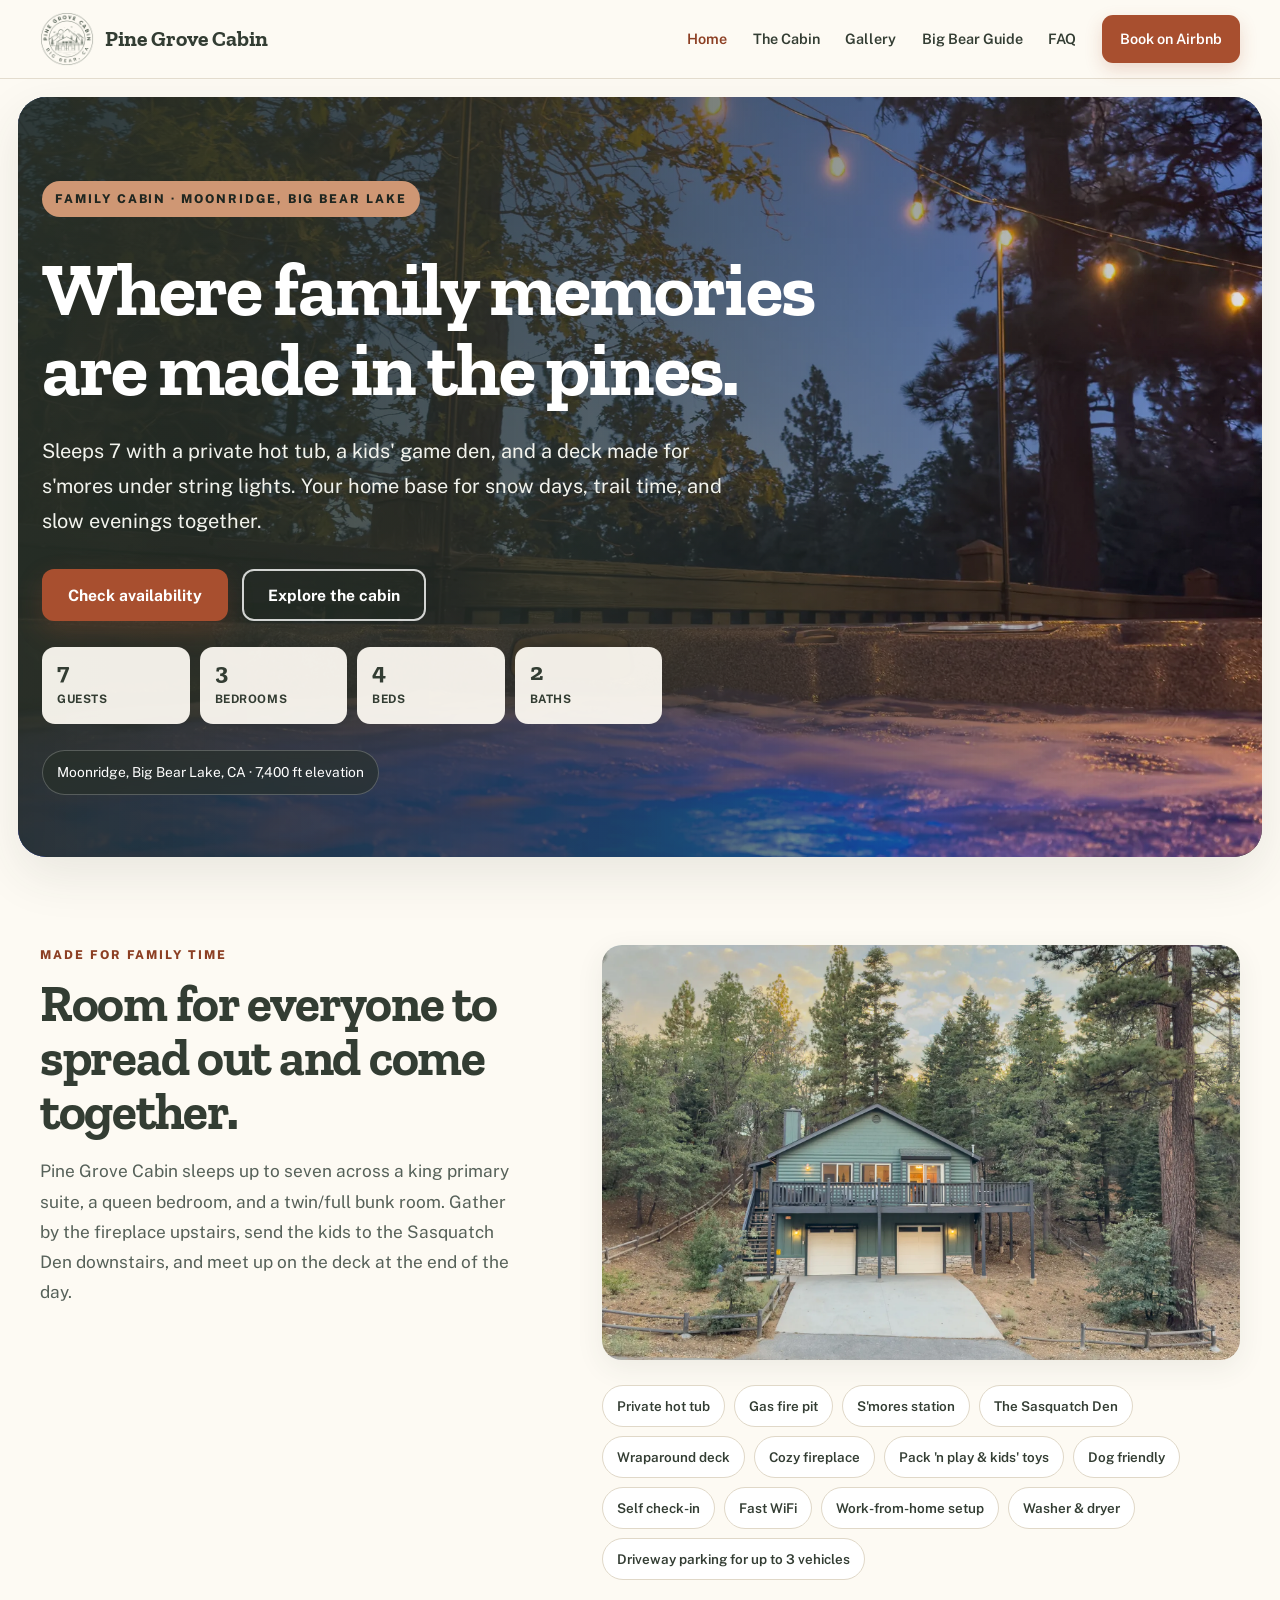
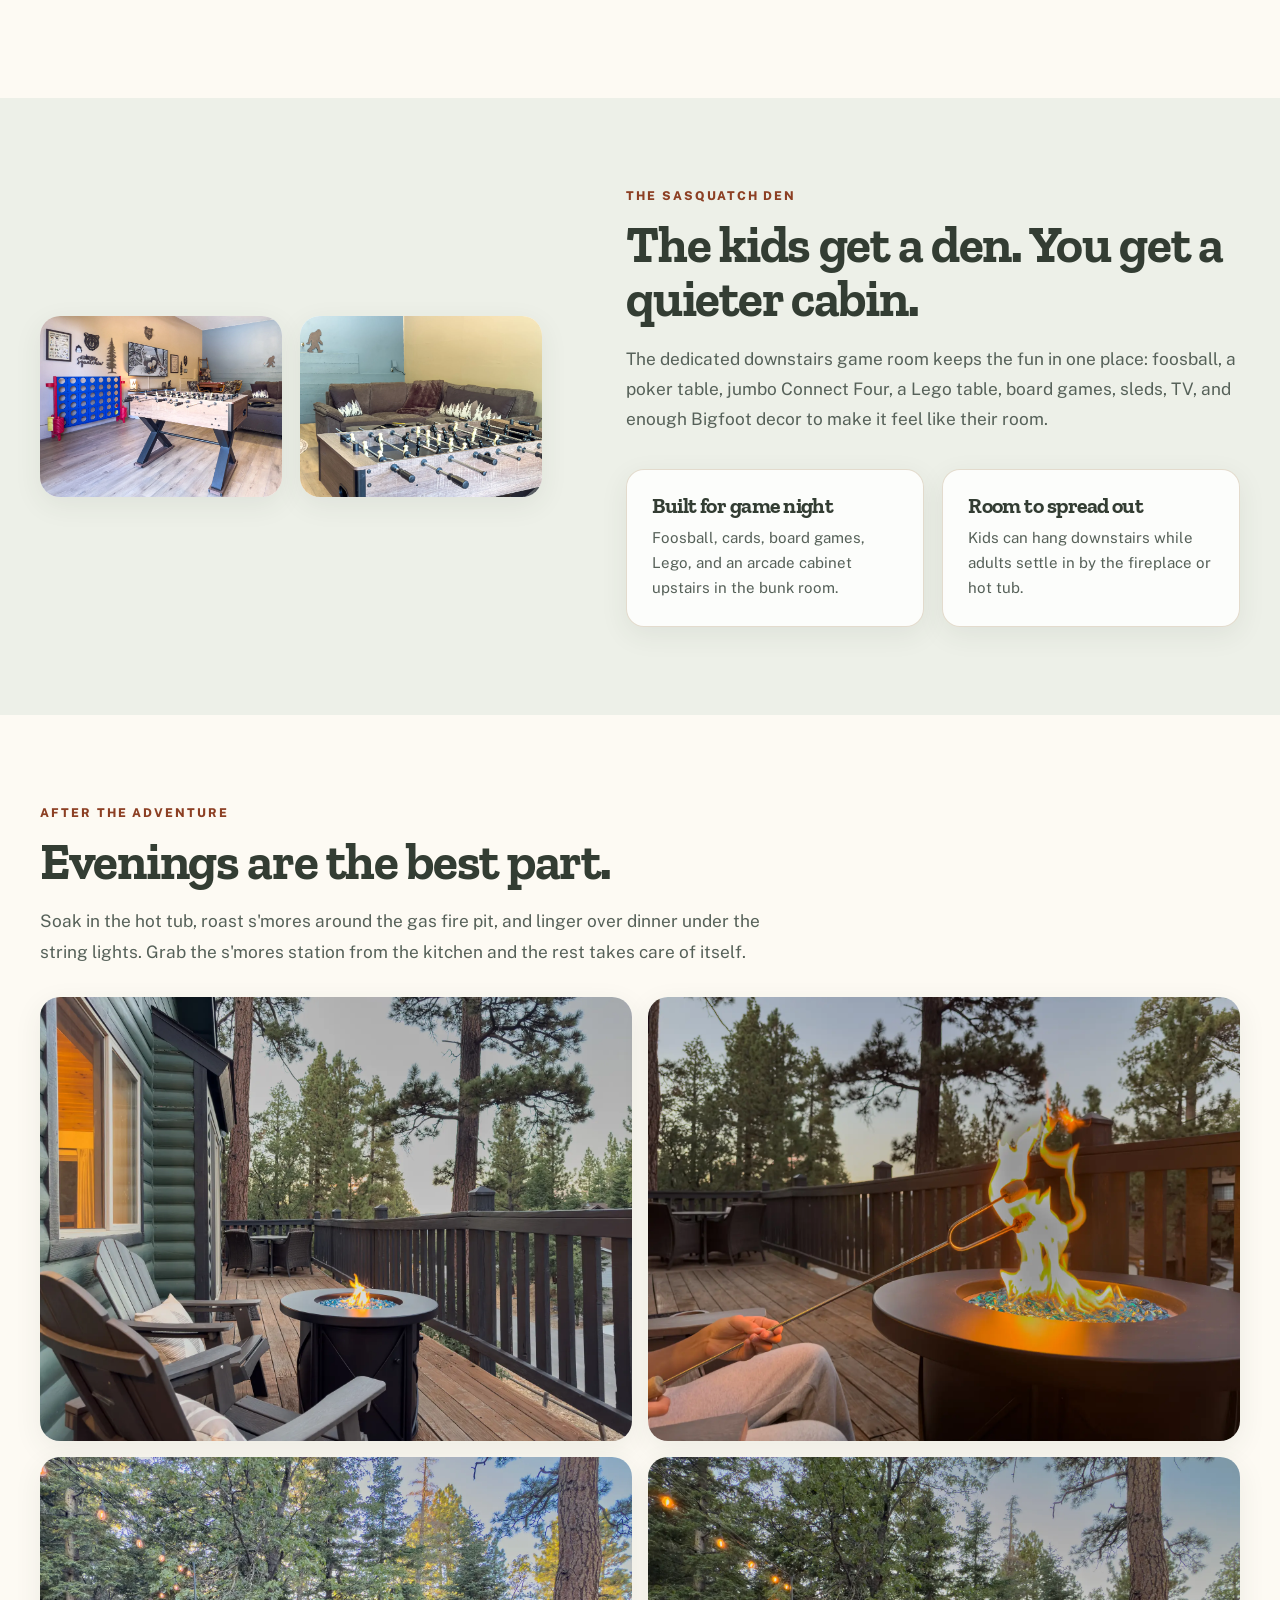
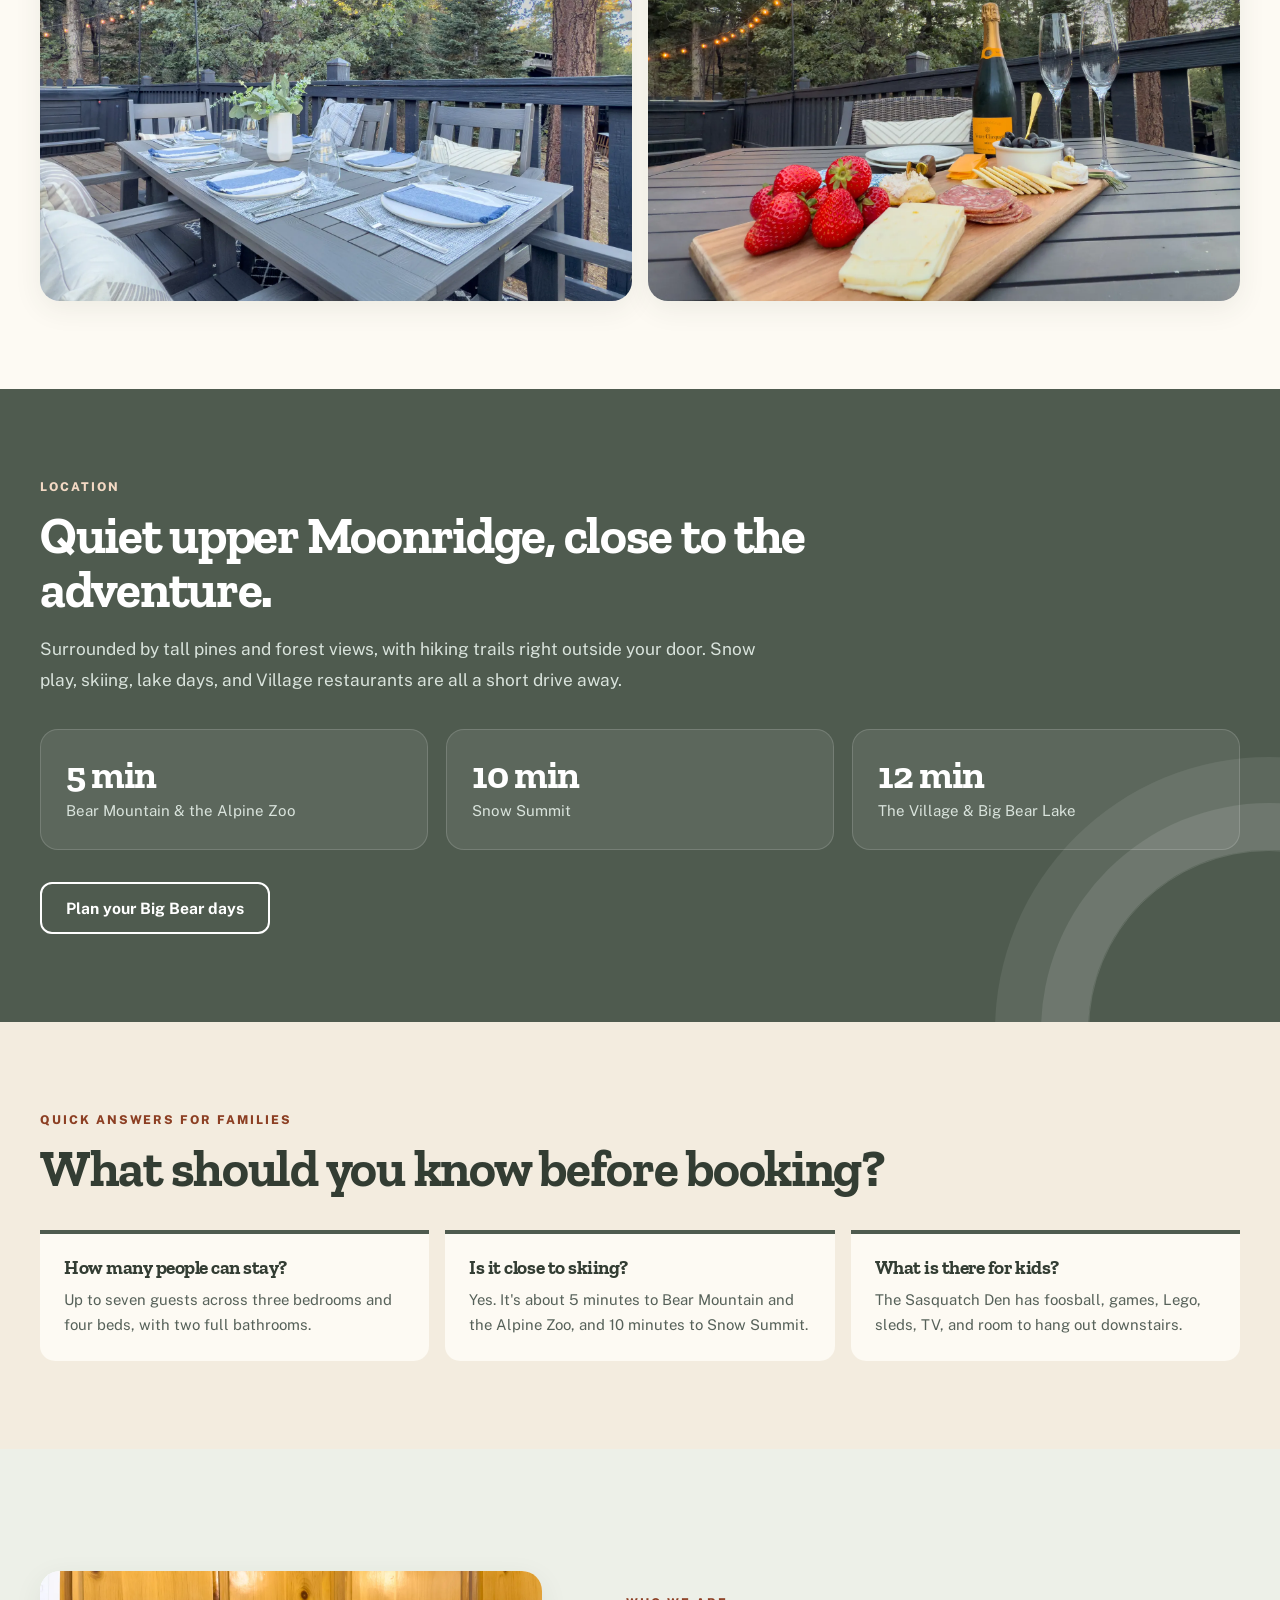
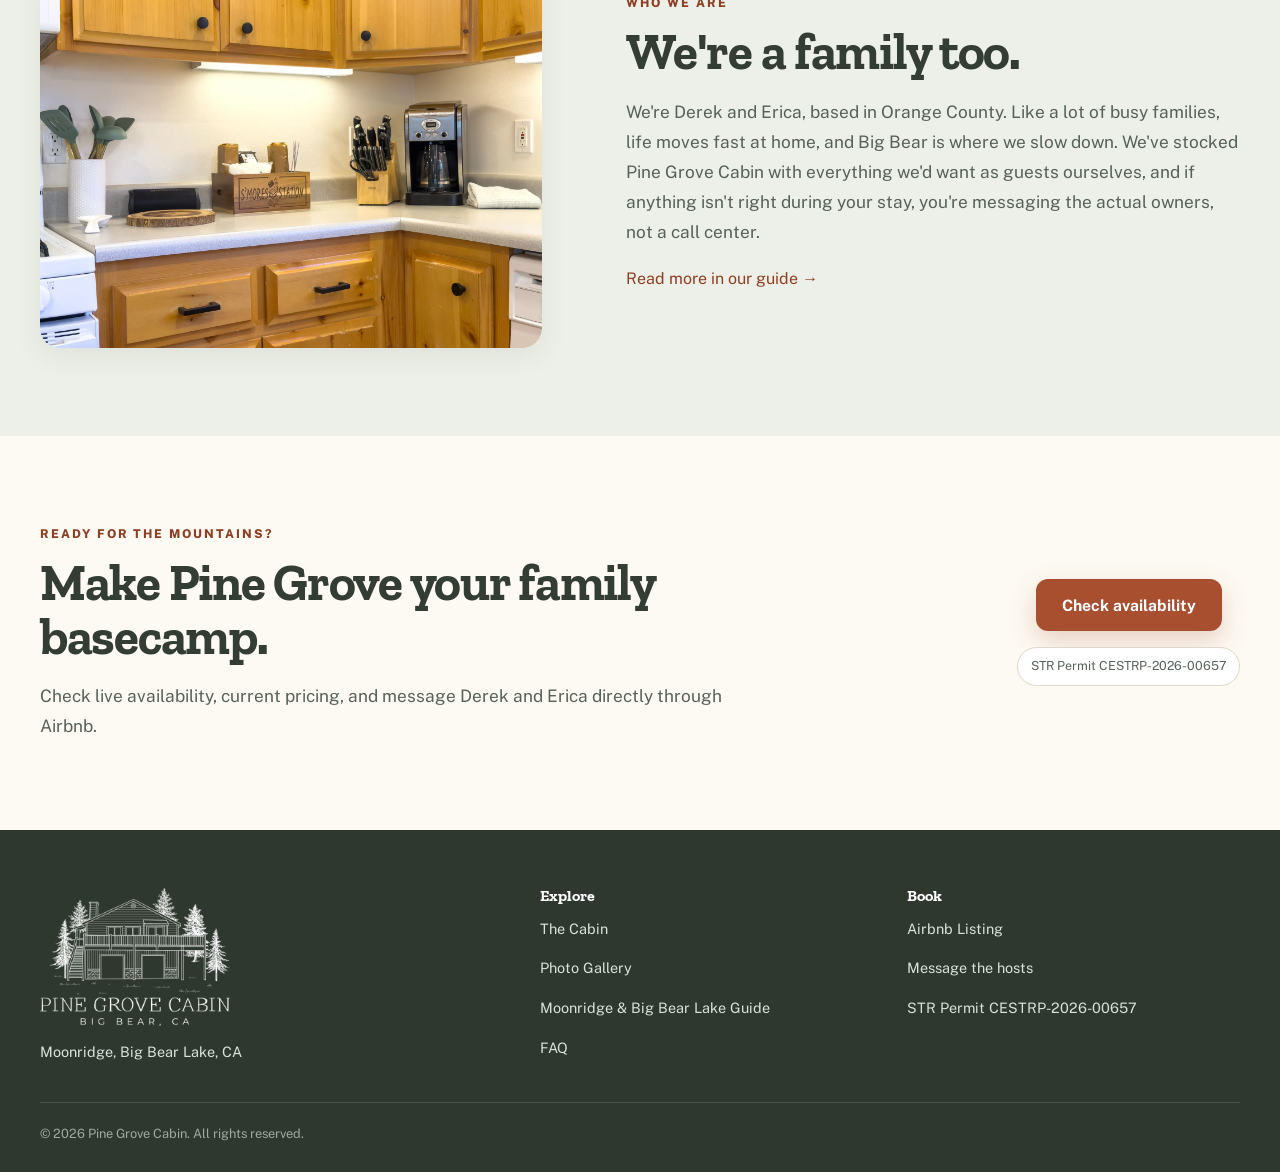
<file: index.html>
<!DOCTYPE html>
<html lang="en">
<head>
<meta charset="UTF-8">
<meta name="viewport" content="width=device-width, initial-scale=1.0">
<title>Family Cabin in Moonridge, Big Bear Lake | Pine Grove Cabin</title>
<meta name="description" content="A quiet family cabin in Moonridge, Big Bear Lake with 3 bedrooms, a private hot tub, tall pines, and the Sasquatch Den kids' game room. Sleeps 7.">
<link rel="canonical" href="https://pinegrovebigbear.com/">
<link rel="icon" type="image/png" href="img/favicon-32.png" sizes="32x32">
<link rel="icon" type="image/png" href="img/favicon-16.png" sizes="16x16">
<link rel="apple-touch-icon" href="img/apple-touch-icon.png">
<meta name="theme-color" content="#4F5B4F">
<meta property="og:type" content="website">
<meta property="og:site_name" content="Pine Grove Cabin">
<meta property="og:title" content="Family Cabin in Moonridge, Big Bear Lake | Pine Grove Cabin">
<meta property="og:description" content="A quiet family cabin among tall pines with a private hot tub and the Sasquatch Den kids' game room. Sleeps 7 near Bear Mountain.">
<meta property="og:url" content="https://pinegrovebigbear.com/">
<meta property="og:image" content="https://pinegrovebigbear.com/img/exterior-3.webp">
<meta name="twitter:card" content="summary_large_image">
<meta name="twitter:title" content="Family Cabin in Moonridge, Big Bear Lake | Pine Grove Cabin">
<meta name="twitter:description" content="A quiet family cabin among tall pines with a private hot tub and the Sasquatch Den kids' game room. Sleeps 7 near Bear Mountain.">
<meta name="twitter:image" content="https://pinegrovebigbear.com/img/exterior-3.webp">
<link rel="stylesheet" href="styles.css">
</head>
<body class="page-home">
<a class="skip-link" href="#main-content">Skip to main content</a>

<header class="site-header">
  <div class="wrap">
    <a href="index.html" class="brand">
<span class="brand-mark-badge"><img class="brand-mark" src="img/logo-badge.png" alt="Pine Grove Cabin logo" width="54" height="54"></span>
      Pine Grove Cabin
    </a>
    <nav class="main-nav" id="primary-nav" aria-label="Primary">
      <a href="index.html" class="current">Home</a>
      <a href="cabin.html">The Cabin</a>
      <a href="gallery.html">Gallery</a>
      <a href="guide.html">Big Bear Guide</a>
      <a href="faq.html">FAQ</a>
      <a href="https://airbnb.com/h/pinegrovebigbear" class="btn-book-nav" target="_blank" rel="noopener">Book on Airbnb</a>
    </nav>
    <button class="mobile-toggle" aria-controls="primary-nav" aria-expanded="false" aria-label="Toggle navigation menu">☰</button>
  </div>
</header>

<main id="main-content">
<section class="hero">
  <img class="hero-photo" src="img/hot-tub.webp" alt="Private hot tub at Pine Grove Cabin beneath glowing string lights and tall pine trees at dusk" width="1800" height="1171" loading="eager" fetchpriority="high">
  <div class="hero-gradient"></div>
  <div class="wrap">
    <div class="hero-content">
      <span class="hero-eyebrow">Family cabin · Moonridge, Big Bear Lake</span>
      <h1>Where family memories are made in the pines.</h1>
      <p class="lede">Sleeps 7 with a private hot tub, a kids' game den, and a deck made for s'mores under string lights. Your home base for snow days, trail time, and slow evenings together.</p>
      <div class="hero-cta-row">
        <a href="https://airbnb.com/h/pinegrovebigbear" class="btn btn-primary" target="_blank" rel="noopener">Check availability</a>
        <a href="cabin.html" class="btn btn-outline">Explore the cabin</a>
      </div>
      <div class="hero-facts" aria-label="Cabin capacity">
        <div class="hero-fact"><strong>7</strong><span>guests</span></div>
        <div class="hero-fact"><strong>3</strong><span>bedrooms</span></div>
        <div class="hero-fact"><strong>4</strong><span>beds</span></div>
        <div class="hero-fact"><strong>2</strong><span>baths</span></div>
      </div>
      <div class="hero-pin-label">Moonridge, Big Bear Lake, CA · 7,400 ft elevation</div>
    </div>
  </div>
</section>

<section class="home-overview">
  <div class="wrap">
    <div class="overview-copy">
      <span class="eyebrow">Made for family time</span>
      <h2>Room for everyone to spread out and come together.</h2>
      <p class="lede">Pine Grove Cabin sleeps up to seven across a king primary suite, a queen bedroom, and a twin/full bunk room. Gather by the fireplace upstairs, send the kids to the Sasquatch Den downstairs, and meet up on the deck at the end of the day.</p>
    </div>
    <div class="overview-content">
      <div class="photo-block">
        <img src="img/exterior-3.webp" alt="Pine Grove Cabin at dusk, a green mountain cabin with warm lit windows, a wraparound deck, and a two-car garage beneath tall pines in Moonridge, Big Bear Lake" loading="lazy">
      </div>
      <div class="chip-row">
        <span class="chip">Private hot tub</span>
        <span class="chip">Gas fire pit</span>
        <span class="chip">S'mores station</span>
        <span class="chip">The Sasquatch Den</span>
        <span class="chip">Wraparound deck</span>
        <span class="chip">Cozy fireplace</span>
        <span class="chip">Pack 'n play &amp; kids' toys</span>
        <span class="chip">Dog friendly</span>
        <span class="chip">Self check-in</span>
        <span class="chip">Fast WiFi</span>
        <span class="chip">Work-from-home setup</span>
        <span class="chip">Washer &amp; dryer</span>
        <span class="chip">Driveway parking for up to 3 vehicles</span>
      </div>
    </div>
  </div>
</section>

<section class="section-alt">
  <div class="wrap feature-split">
    <div class="photo-grid-2">
      <div class="photo-block">
        <img src="img/sasquatch-den-v2.webp" alt="The Sasquatch Den at Pine Grove Cabin, a downstairs game room with a foosball table, jumbo Connect Four, sectional couch, and Bigfoot-themed wall decor" loading="lazy">
      </div>
      <div class="photo-block">
        <img src="img/sasquatch-den-2.webp" alt="Close-up of the foosball table and sectional couch with mountain and Bigfoot pillows in the Sasquatch Den at Pine Grove Cabin" loading="lazy">
      </div>
    </div>
    <div class="feature-copy">
      <span class="eyebrow">The Sasquatch Den</span>
      <h2>The kids get a den. You get a quieter cabin.</h2>
      <p class="lede">The dedicated downstairs game room keeps the fun in one place: foosball, a poker table, jumbo Connect Four, a Lego table, board games, sleds, TV, and enough Bigfoot decor to make it feel like their room.</p>
      <div class="card-grid">
        <div class="card"><h3>Built for game night</h3><p>Foosball, cards, board games, Lego, and an arcade cabinet upstairs in the bunk room.</p></div>
        <div class="card"><h3>Room to spread out</h3><p>Kids can hang downstairs while adults settle in by the fireplace or hot tub.</p></div>
      </div>
    </div>
  </div>
</section>

<section>
  <div class="wrap">
    <span class="eyebrow">After the adventure</span>
    <h2>Evenings are the best part.</h2>
    <p class="lede">Soak in the hot tub, roast s'mores around the gas fire pit, and linger over dinner under the string lights. Grab the s'mores station from the kitchen and the rest takes care of itself.</p>
    <div class="photo-grid-mini grid-2x2">
      <div class="photo-block">
        <img src="img/deck-firepit.webp" alt="Gas fire pit with Adirondack chairs on the wraparound deck at Pine Grove Cabin" loading="lazy">
      </div>
      <div class="photo-block">
        <img src="img/deck-firepit-smores.webp" alt="Roasting a marshmallow over the glowing fire pit on the deck at Pine Grove Cabin at dusk" loading="lazy">
      </div>
      <div class="photo-block">
        <img src="img/deck-dining-set-2.webp" alt="Deck dining table set for a group dinner under string lights among the pines at Pine Grove Cabin, with the hot tub in the background" loading="lazy">
      </div>
      <div class="photo-block">
        <img src="img/deck-charcuterie-2.webp" alt="Snack board with strawberries, cheese, salami, and crackers beside champagne and flutes on the deck under string lights at Pine Grove Cabin" loading="lazy">
      </div>
    </div>
  </div>
</section>

<section class="section-dark">
  <div class="wrap">
    <span class="eyebrow">Location</span>
    <h2>Quiet upper Moonridge, close to the adventure.</h2>
    <p class="lede">Surrounded by tall pines and forest views, with hiking trails right outside your door. Snow play, skiing, lake days, and Village restaurants are all a short drive away.</p>
    <div class="card-grid drive-times">
      <div class="card"><h3>5 min</h3><p>Bear Mountain &amp; the Alpine Zoo</p></div>
      <div class="card"><h3>10 min</h3><p>Snow Summit</p></div>
      <div class="card"><h3>12 min</h3><p>The Village &amp; Big Bear Lake</p></div>
    </div>
    <a href="guide.html" class="btn btn-outline" style="margin-top:24px; border-color:#fff; color:#fff;">Plan your Big Bear days</a>
  </div>
</section>

<section class="quick-answers">
  <div class="wrap">
    <span class="eyebrow">Quick answers for families</span>
    <h2>What should you know before booking?</h2>
    <div class="answer-grid">
      <article class="answer-card"><h3>How many people can stay?</h3><p>Up to seven guests across three bedrooms and four beds, with two full bathrooms.</p></article>
      <article class="answer-card"><h3>Is it close to skiing?</h3><p>Yes. It's about 5 minutes to Bear Mountain and the Alpine Zoo, and 10 minutes to Snow Summit.</p></article>
      <article class="answer-card"><h3>What is there for kids?</h3><p>The Sasquatch Den has foosball, games, Lego, sleds, TV, and room to hang out downstairs.</p></article>
    </div>
  </div>
</section>

<section class="section-alt">
  <div class="wrap feature-split">
    <div class="photo-block">
      <img src="img/kitchen-2.webp" alt="Kitchen counter at Pine Grove Cabin with a s'mores station, coffee maker, and knife block" loading="lazy">
    </div>
    <div class="feature-copy">
      <span class="eyebrow">Who we are</span>
      <h2>We're a family too.</h2>
      <p class="lede">We're Derek and Erica, based in Orange County. Like a lot of busy families, life moves fast at home, and Big Bear is where we slow down. We've stocked Pine Grove Cabin with everything we'd want as guests ourselves, and if anything isn't right during your stay, you're messaging the actual owners, not a call center.</p>
      <p style="margin-top:18px;"><a href="guide.html#about">Read more in our guide &rarr;</a></p>
    </div>
  </div>
</section>

<section class="booking-band">
  <div class="wrap">
    <div>
      <span class="eyebrow">Ready for the mountains?</span>
      <h2>Make Pine Grove your family basecamp.</h2>
      <p class="lede">Check live availability, current pricing, and message Derek and Erica directly through Airbnb.</p>
    </div>
    <div class="booking-actions">
      <a href="https://airbnb.com/h/pinegrovebigbear" class="btn btn-primary" target="_blank" rel="noopener">Check availability</a>
      <div style="margin-top:16px;">
        <span class="permit-badge">STR Permit CESTRP-2026-00657</span>
      </div>
    </div>
  </div>
</section>
</main>

<footer>
  <div class="wrap">
    <div>
      <img class="footer-logo" src="img/logo-stacked-white.png" alt="Pine Grove Cabin" width="520" height="378" loading="lazy">
      <p>Moonridge, Big Bear Lake, CA</p>
    </div>
    <div>
      <h4>Explore</h4>
      <p><a href="cabin.html">The Cabin</a></p>
      <p><a href="gallery.html">Photo Gallery</a></p>
      <p><a href="guide.html">Moonridge &amp; Big Bear Lake Guide</a></p>
      <p><a href="faq.html">FAQ</a></p>
    </div>
    <div>
      <h4>Book</h4>
      <p><a href="https://airbnb.com/h/pinegrovebigbear" target="_blank" rel="noopener">Airbnb Listing</a></p>
      <p><a href="https://airbnb.com/h/pinegrovebigbear" target="_blank" rel="noopener">Message the hosts</a></p>
      <p>STR Permit CESTRP-2026-00657</p>
    </div>
  </div>
  <div class="wrap footer-bottom">© 2026 Pine Grove Cabin. All rights reserved.</div>
</footer>

<script type="application/ld+json">
{
  "@context": "https://schema.org",
  "@type": "LodgingBusiness",
  "name": "Pine Grove Cabin",
  "description": "A quiet, family-focused 3-bedroom cabin rental in Moonridge, Big Bear Lake, near Bear Mountain, with a private hot tub, wraparound deck, and the Sasquatch Den kids' game room.",
  "url": "https://pinegrovebigbear.com/",
  "image": "https://pinegrovebigbear.com/img/exterior-3.webp",
  "address": {
    "@type": "PostalAddress",
    "addressLocality": "Big Bear Lake",
    "addressRegion": "CA",
    "addressCountry": "US"
  },
  "amenityFeature": [
    { "@type": "LocationFeatureSpecification", "name": "Private Hot Tub", "value": true },
    { "@type": "LocationFeatureSpecification", "name": "Wood-Burning Fireplace", "value": true },
    { "@type": "LocationFeatureSpecification", "name": "Game Room", "value": true },
    { "@type": "LocationFeatureSpecification", "name": "Central Heating", "value": true },
    { "@type": "LocationFeatureSpecification", "name": "Dogs Allowed", "value": true }
  ],
  "numberOfRooms": 3,
  "petsAllowed": true,
  "priceRange": "$$",
  "aggregateRating": {
    "@type": "AggregateRating",
    "ratingValue": "5",
    "reviewCount": "2"
  },
  "sameAs": ["https://airbnb.com/h/pinegrovebigbear"]
}
</script>

<script src="js/nav.js"></script>
</body>
</html>
</file>
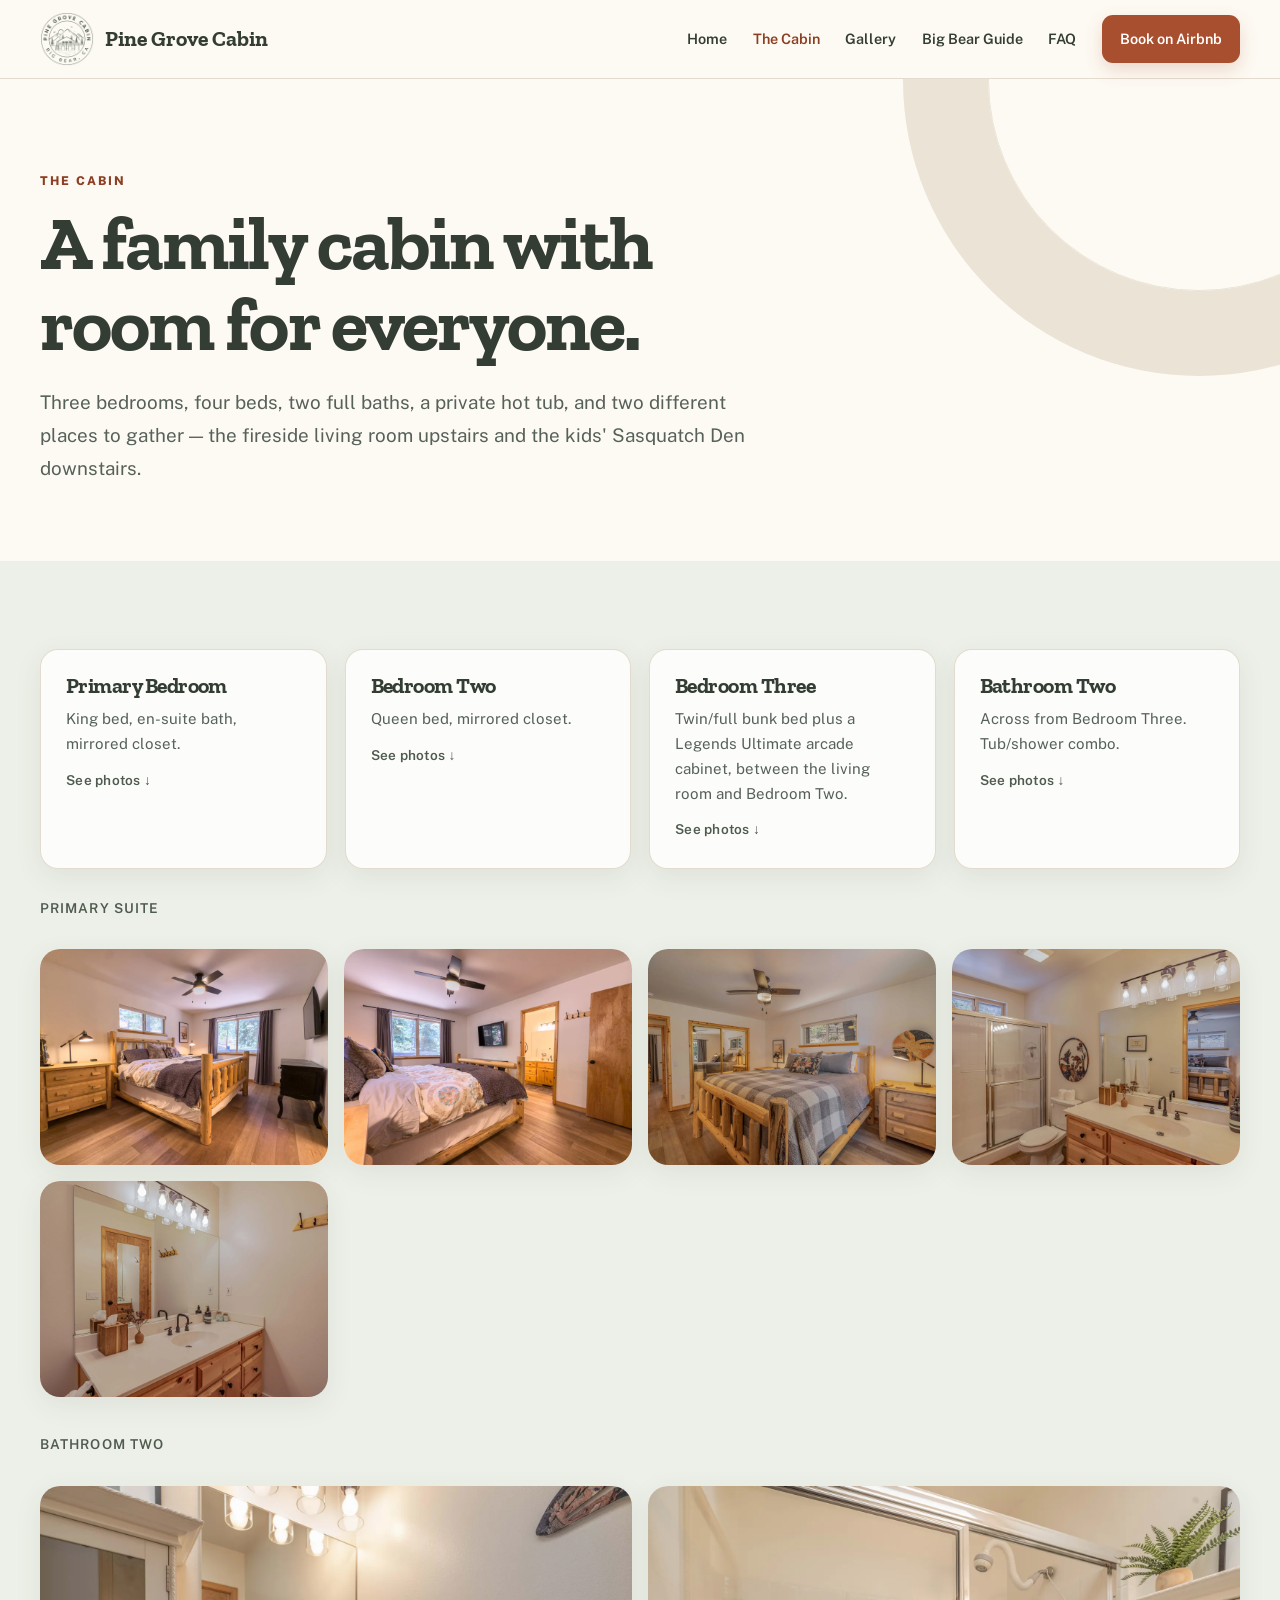
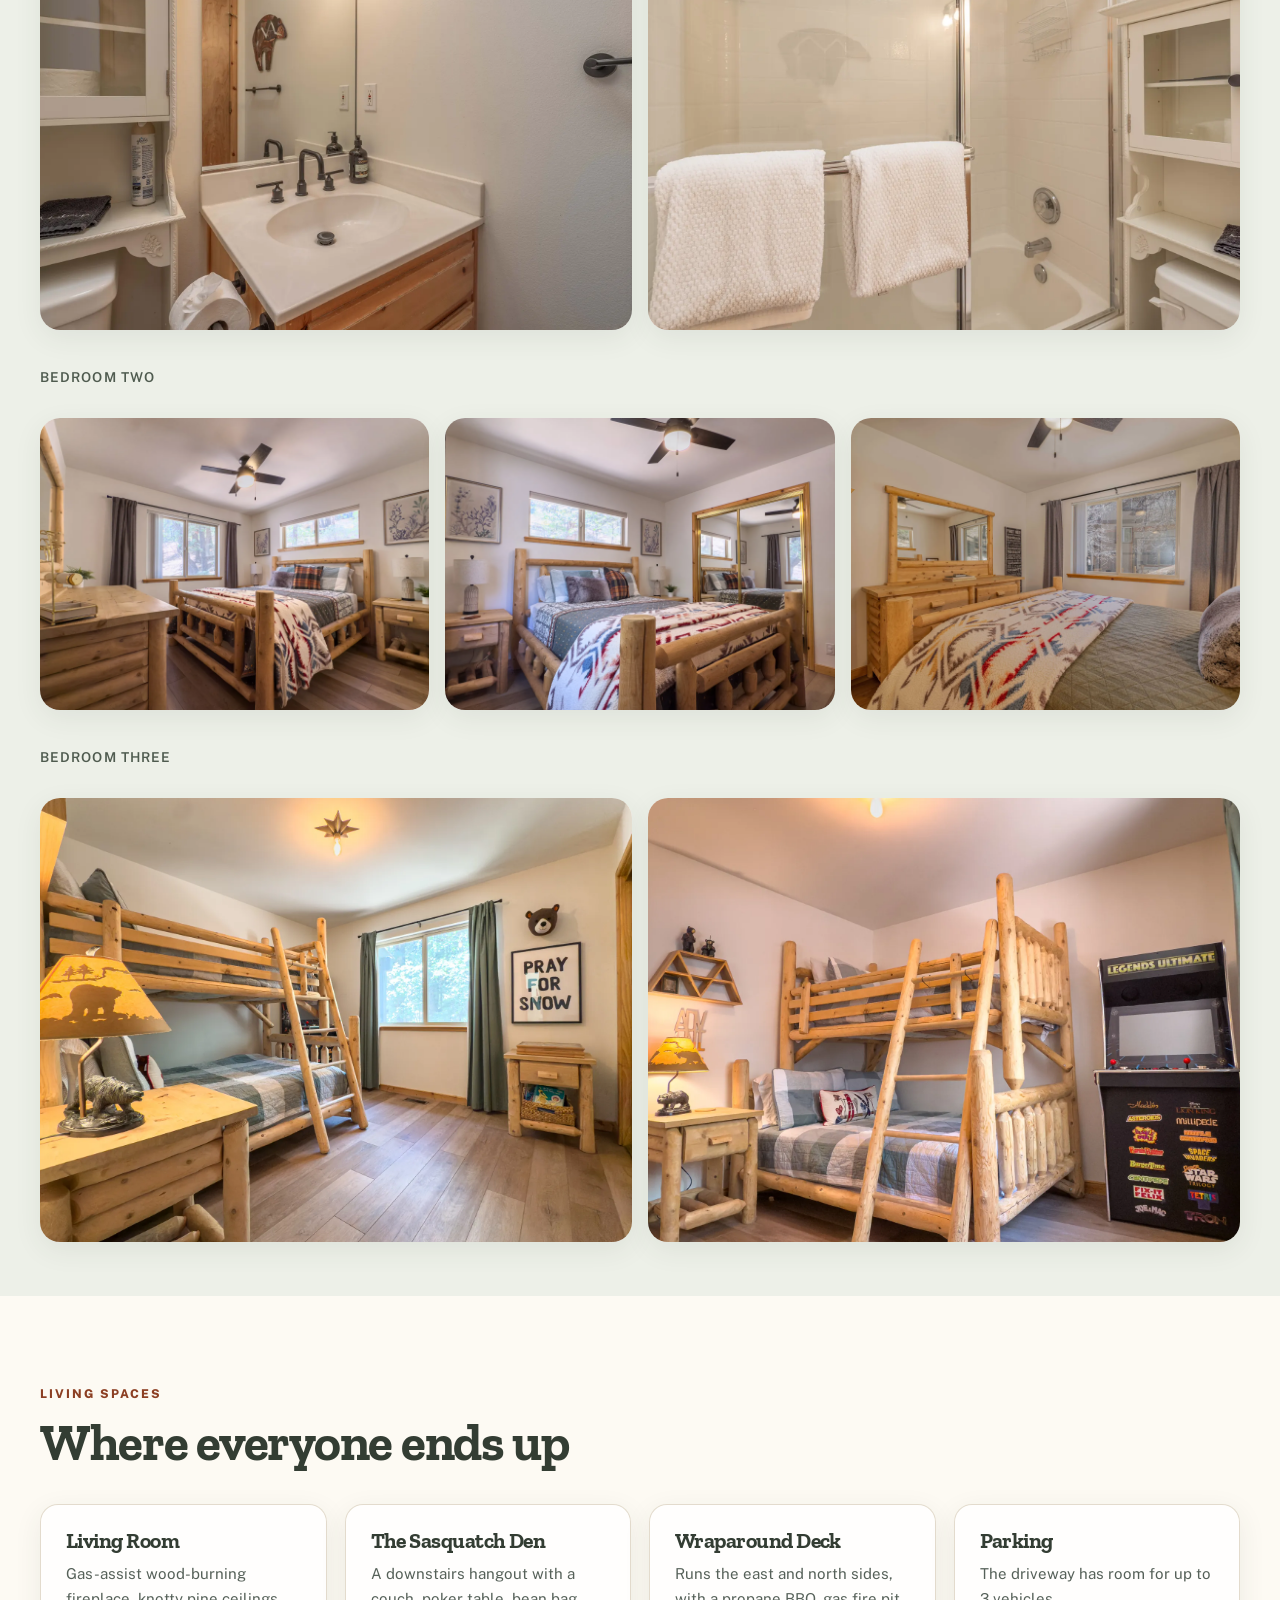
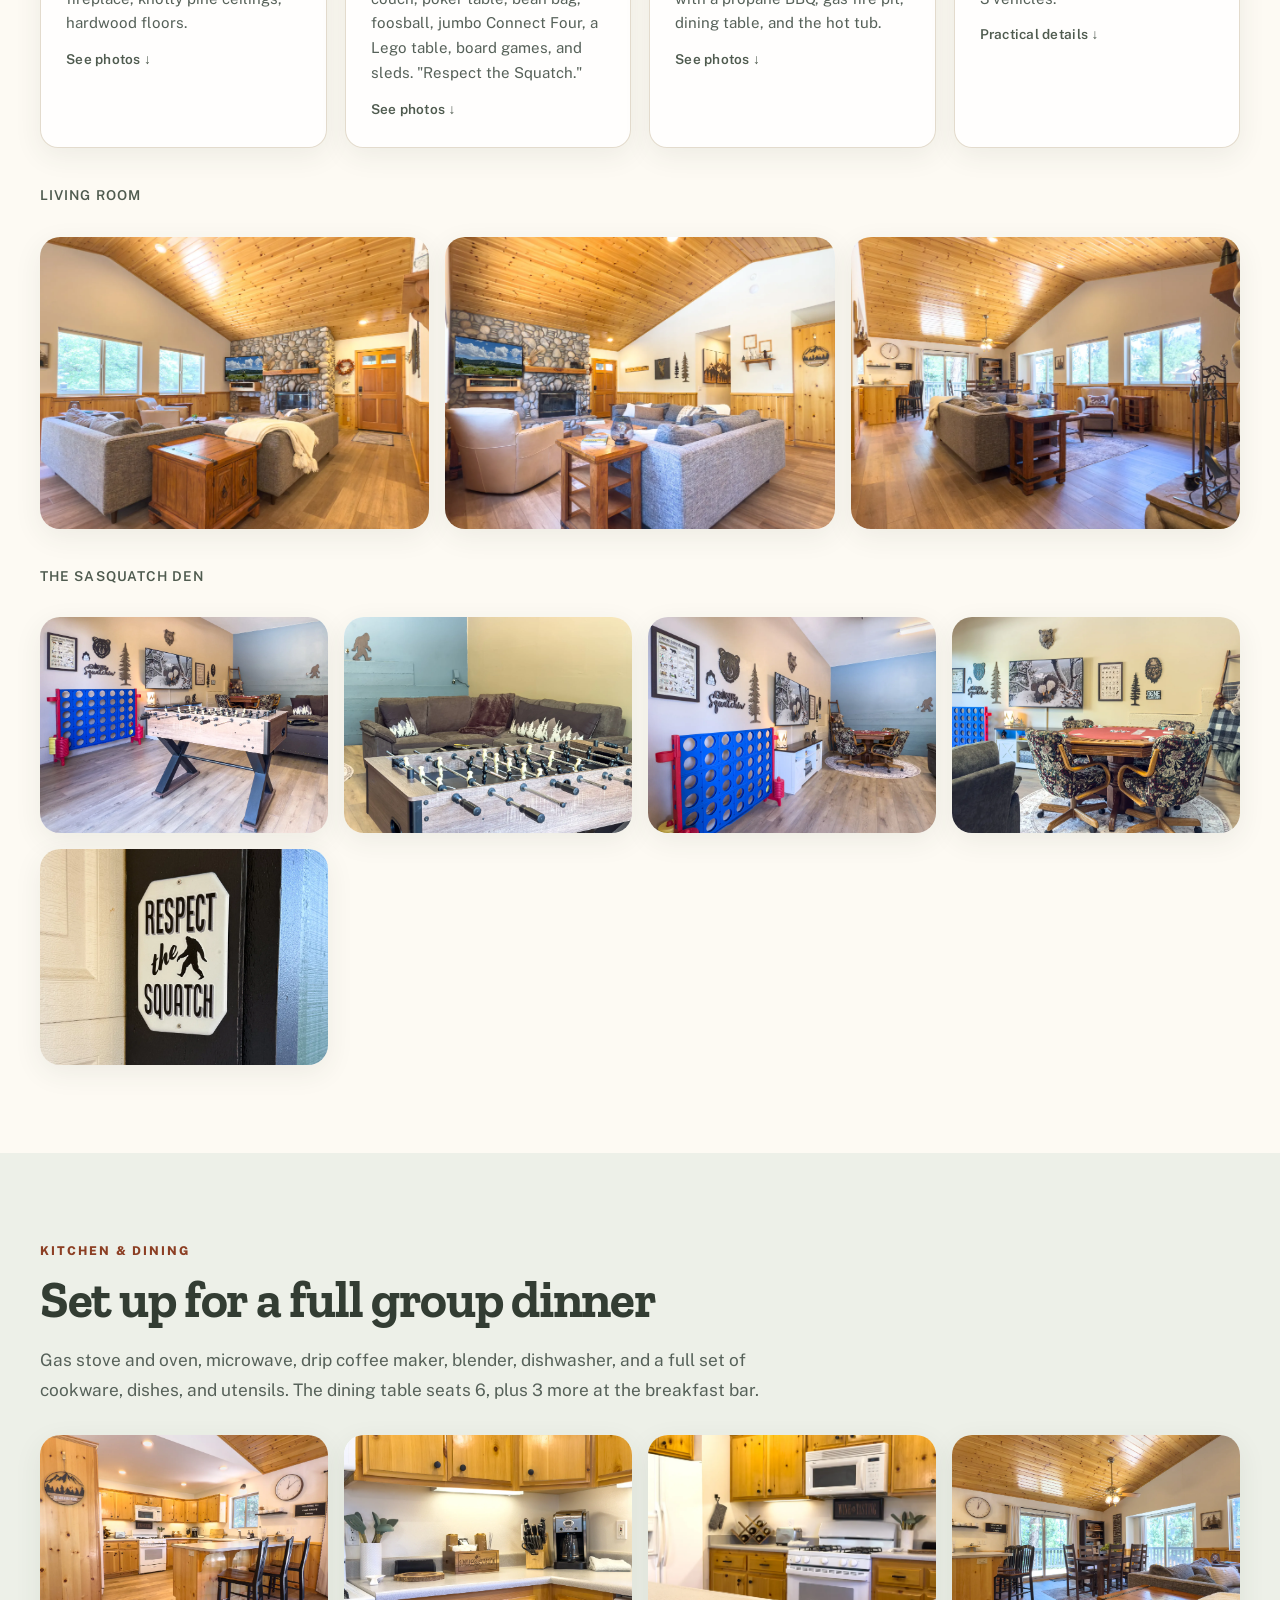
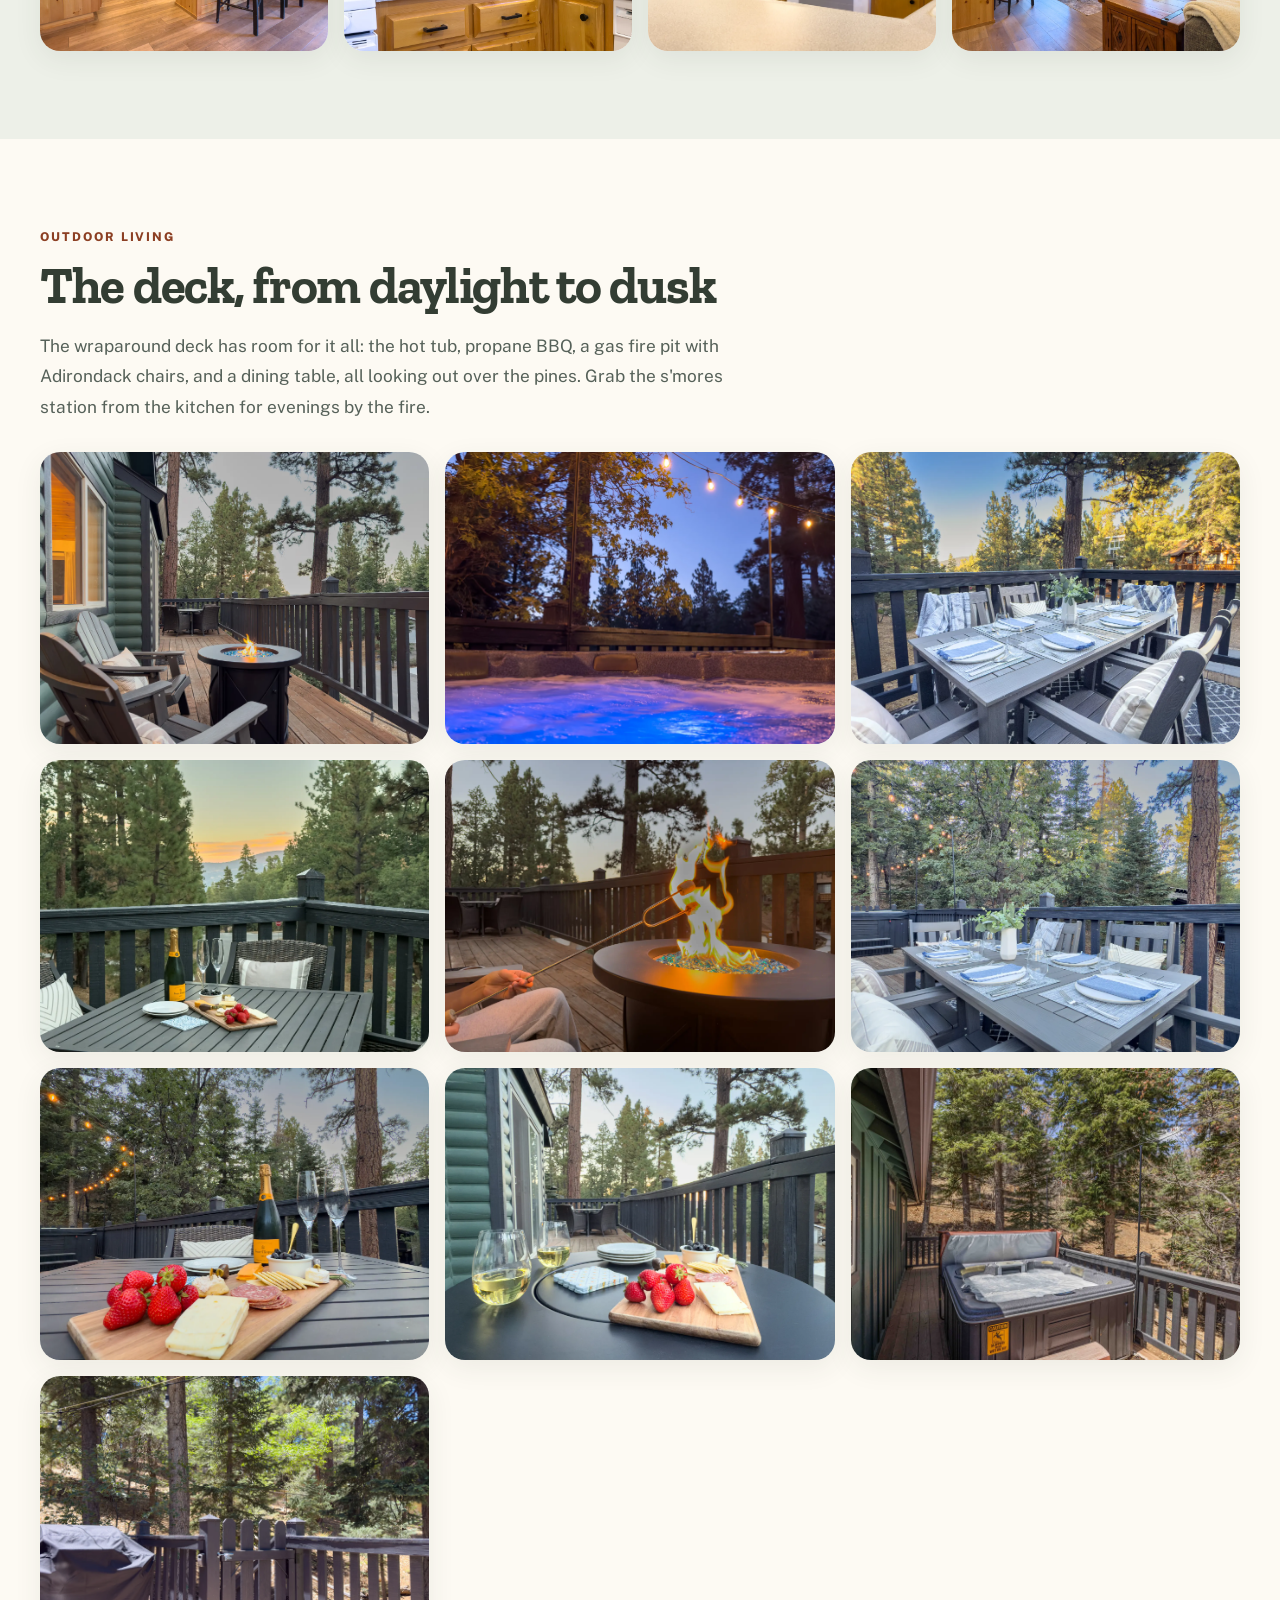
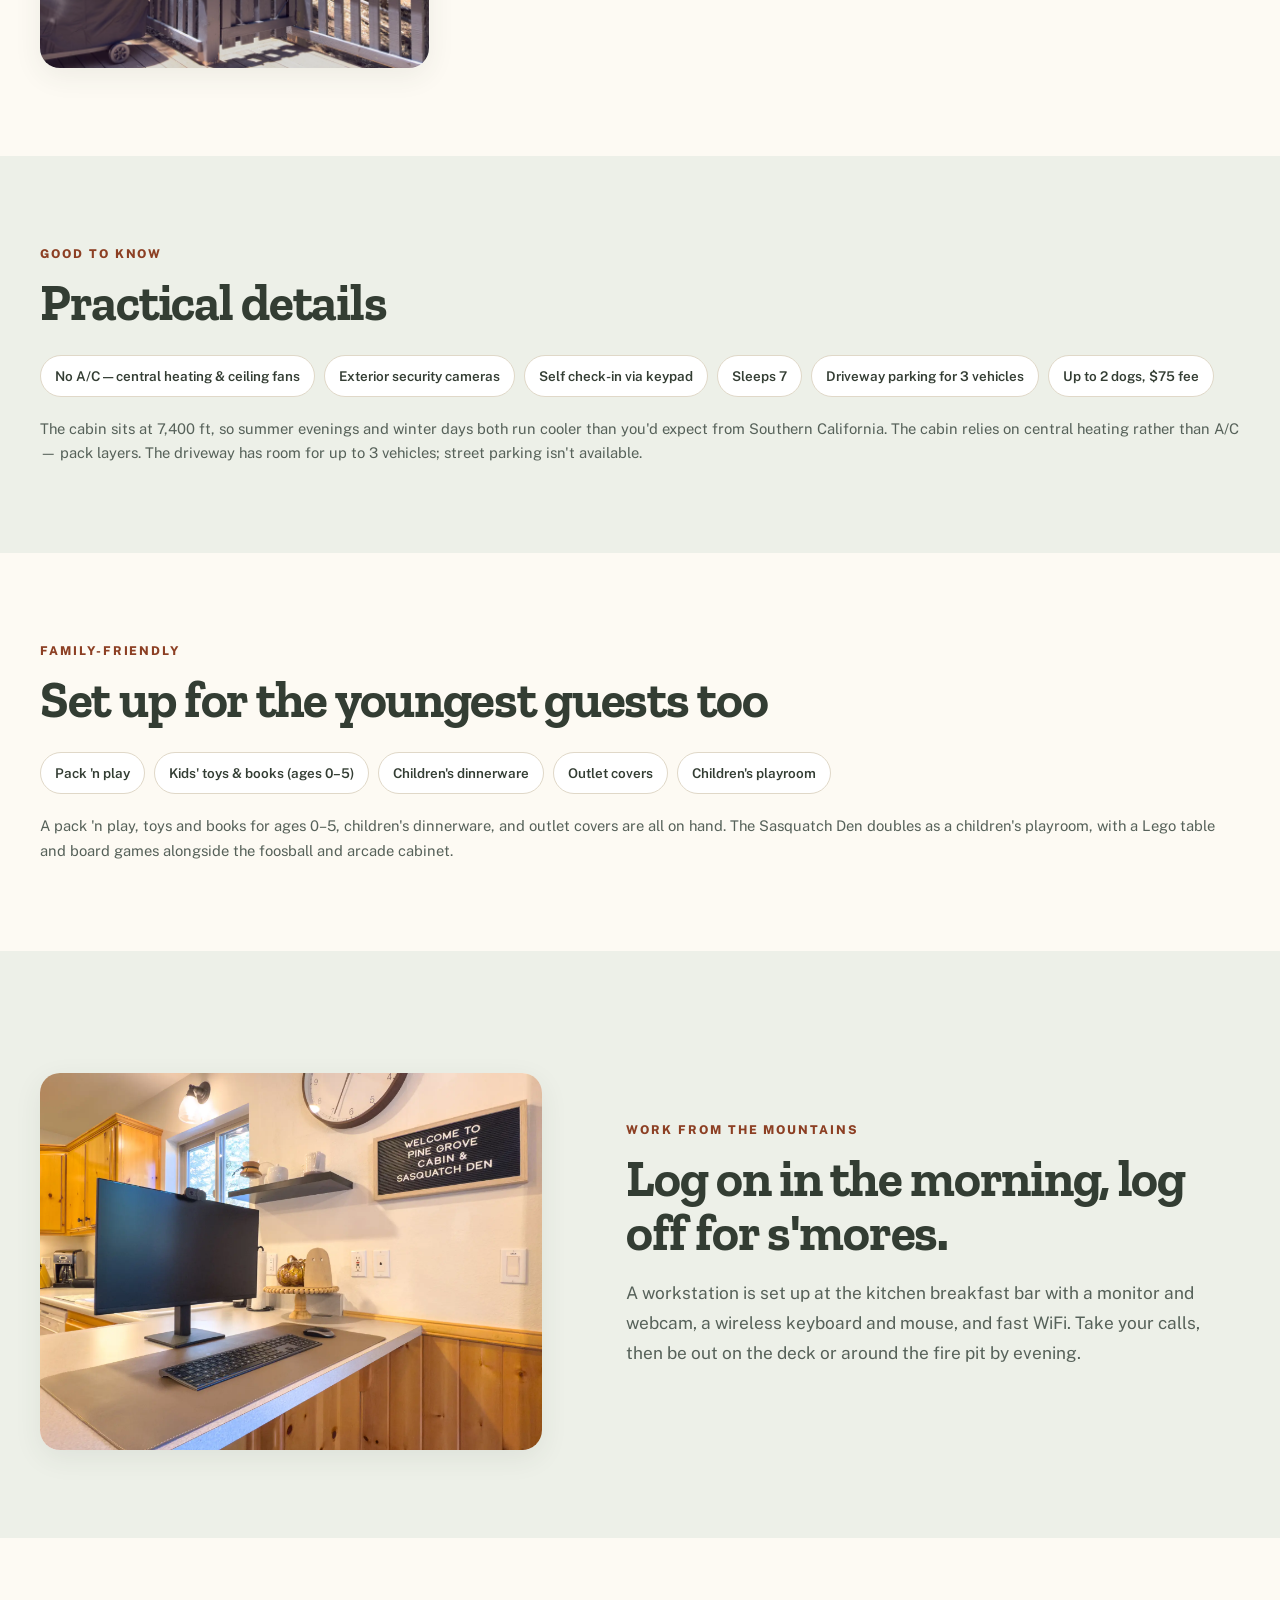
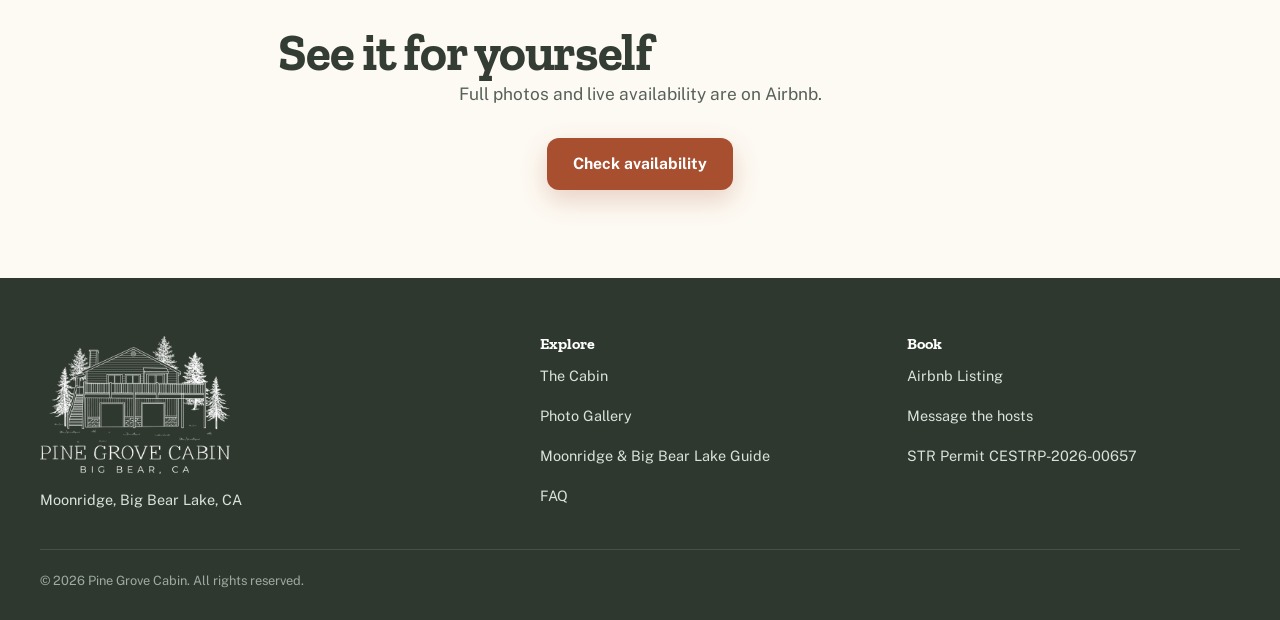
<file: cabin.html>
<!DOCTYPE html>
<html lang="en">
<head>
<meta charset="UTF-8">
<meta name="viewport" content="width=device-width, initial-scale=1.0">
<title>Family Cabin Rooms &amp; Amenities | Pine Grove Cabin</title>
<meta name="description" content="Explore Pine Grove Cabin's 3 bedrooms, 2 baths, private hot tub, fireplace, family amenities, and Sasquatch Den kids' game room in Moonridge.">
<link rel="canonical" href="https://pinegrovebigbear.com/cabin.html">
<link rel="icon" type="image/png" href="img/favicon-32.png" sizes="32x32">
<link rel="icon" type="image/png" href="img/favicon-16.png" sizes="16x16">
<link rel="apple-touch-icon" href="img/apple-touch-icon.png">
<meta name="theme-color" content="#4F5B4F">
<meta property="og:type" content="website">
<meta property="og:site_name" content="Pine Grove Cabin">
<meta property="og:title" content="Family Cabin Amenities &amp; Rooms | Pine Grove Cabin">
<meta property="og:description" content="Three bedrooms, two baths, a private hot tub, fireside living room, family amenities, and a dedicated kids' game den in Moonridge.">
<meta property="og:url" content="https://pinegrovebigbear.com/cabin.html">
<meta property="og:image" content="https://pinegrovebigbear.com/img/exterior-3.webp">
<meta name="twitter:card" content="summary_large_image">
<meta name="twitter:title" content="Family Cabin Amenities &amp; Rooms | Pine Grove Cabin">
<meta name="twitter:description" content="Three bedrooms, two baths, a private hot tub, fireside living room, family amenities, and a dedicated kids' game den in Moonridge.">
<meta name="twitter:image" content="https://pinegrovebigbear.com/img/exterior-3.webp">
<link rel="stylesheet" href="styles.css">
</head>
<body class="page-cabin">
<a class="skip-link" href="#main-content">Skip to main content</a>

<header class="site-header">
  <div class="wrap">
    <a href="index.html" class="brand">
<span class="brand-mark-badge"><img class="brand-mark" src="img/logo-badge.png" alt="Pine Grove Cabin logo" width="54" height="54"></span>
      Pine Grove Cabin
    </a>
    <nav class="main-nav" id="primary-nav" aria-label="Primary">
      <a href="index.html">Home</a>
      <a href="cabin.html" class="current">The Cabin</a>
      <a href="gallery.html">Gallery</a>
      <a href="guide.html">Big Bear Guide</a>
      <a href="faq.html">FAQ</a>
      <a href="https://airbnb.com/h/pinegrovebigbear" class="btn-book-nav" target="_blank" rel="noopener">Book on Airbnb</a>
    </nav>
    <button class="mobile-toggle" aria-controls="primary-nav" aria-expanded="false" aria-label="Toggle navigation menu">☰</button>
  </div>
</header>

<main id="main-content">
<section class="page-intro">
  <div class="wrap">
    <span class="eyebrow">The Cabin</span>
    <h1>A family cabin with room for everyone.</h1>
    <p class="lede">Three bedrooms, four beds, two full baths, a private hot tub, and two different places to gather — the fireside living room upstairs and the kids' Sasquatch Den downstairs.</p>
  </div>
</section>

<section class="section-alt section-tight">
  <div class="wrap">
    <div class="card-grid">
      <a class="card card-link" href="#primary-suite">
        <h3>Primary Bedroom</h3>
        <p>King bed, en-suite bath, mirrored closet.</p>
        <span class="card-link-cta">See photos <span aria-hidden="true">&darr;</span></span>
      </a>
      <a class="card card-link" href="#bedroom-two">
        <h3>Bedroom Two</h3>
        <p>Queen bed, mirrored closet.</p>
        <span class="card-link-cta">See photos <span aria-hidden="true">&darr;</span></span>
      </a>
      <a class="card card-link" href="#bedroom-three">
        <h3>Bedroom Three</h3>
        <p>Twin/full bunk bed plus a Legends Ultimate arcade cabinet, between the living room and Bedroom Two.</p>
        <span class="card-link-cta">See photos <span aria-hidden="true">&darr;</span></span>
      </a>
      <a class="card card-link" href="#bathroom-two">
        <h3>Bathroom Two</h3>
        <p>Across from Bedroom Three. Tub/shower combo.</p>
        <span class="card-link-cta">See photos <span aria-hidden="true">&darr;</span></span>
      </a>
    </div>
    <p id="primary-suite" class="jump-target" style="margin-top:28px; font-size:0.85rem; font-weight:600; color:var(--pine-mid); text-transform:uppercase; letter-spacing:0.08em;">Primary Suite</p>
    <div class="photo-grid-mini">
      <div class="photo-block">
        <img src="img/bedroom-primary.webp" alt="Primary bedroom at Pine Grove Cabin with a king log bed, ceiling fan, dresser, and forest-view windows" loading="lazy">
      </div>
      <div class="photo-block">
        <img src="img/bedroom-primary-2.webp" alt="Primary bedroom at Pine Grove Cabin showing the king log bed, dresser, and en-suite doorway" loading="lazy">
      </div>
      <div class="photo-block">
        <img src="img/bedroom-primary-3.webp" alt="Primary bedroom at Pine Grove Cabin with mountain artwork, reading lamp, and woven wall decor" loading="lazy">
      </div>
      <div class="photo-block">
        <img src="img/bathroom-primary-1.webp" alt="Primary en-suite bathroom at Pine Grove Cabin with a glass shower, soaking tub area, and vanity light bar" loading="lazy">
      </div>
      <div class="photo-block">
        <img src="img/bathroom-primary-2.webp" alt="Primary en-suite bathroom vanity at Pine Grove Cabin with knotty pine cabinetry and dual faucets" loading="lazy">
      </div>
    </div>

    <p id="bathroom-two" class="jump-target" style="margin-top:36px; font-size:0.85rem; font-weight:600; color:var(--pine-mid); text-transform:uppercase; letter-spacing:0.08em;">Bathroom Two</p>
    <div class="photo-grid-mini">
      <div class="photo-block">
        <img src="img/bathroom-two-1.webp" alt="Bathroom Two at Pine Grove Cabin with vanity sink, cabinet storage, and mountain decor" loading="lazy">
      </div>
      <div class="photo-block">
        <img src="img/bathroom-two-2.webp" alt="Bathroom Two at Pine Grove Cabin showing the tub/shower combo with glass sliding doors" loading="lazy">
      </div>
    </div>

    <p id="bedroom-two" class="jump-target" style="margin-top:36px; font-size:0.85rem; font-weight:600; color:var(--pine-mid); text-transform:uppercase; letter-spacing:0.08em;">Bedroom Two</p>
    <div class="photo-grid-mini">
      <div class="photo-block">
        <img src="img/bedroom-two-1.webp" alt="Bedroom Two at Pine Grove Cabin with a queen log bed, mountain-pattern bedding, and forest-view windows" loading="lazy">
      </div>
      <div class="photo-block">
        <img src="img/bedroom-two-2.webp" alt="Bedroom Two at Pine Grove Cabin showing the queen log bed, bedside tables, and mirrored closet doors" loading="lazy">
      </div>
      <div class="photo-block">
        <img src="img/bedroom-two-3.webp" alt="Bedroom Two at Pine Grove Cabin with a log dresser, mirror, and forest-facing window" loading="lazy">
      </div>
    </div>

    <p id="bedroom-three" class="jump-target" style="margin-top:36px; font-size:0.85rem; font-weight:600; color:var(--pine-mid); text-transform:uppercase; letter-spacing:0.08em;">Bedroom Three</p>
    <div class="photo-grid-mini">
      <div class="photo-block">
        <img src="img/bedroom-three-2.webp" alt="Bedroom Three at Pine Grove Cabin with a log bunk bed and Pray For Snow wall art" loading="lazy">
      </div>
      <div class="photo-block">
        <img src="img/bedroom-three-1.webp" alt="Bedroom Three at Pine Grove Cabin with the Legends Ultimate arcade cabinet loaded with classic games next to the log bunk bed" loading="lazy">
      </div>
    </div>
  </div>
</section>

<section>
  <div class="wrap">
    <span class="eyebrow">Living Spaces</span>
    <h2>Where everyone ends up</h2>
    <div class="card-grid">
      <a class="card card-link" href="#living-room">
        <h3>Living Room</h3>
        <p>Gas-assist wood-burning fireplace, knotty pine ceilings, hardwood floors.</p>
        <span class="card-link-cta">See photos <span aria-hidden="true">&darr;</span></span>
      </a>
      <a class="card card-link" href="#sasquatch-den">
        <h3>The Sasquatch Den</h3>
        <p>A downstairs hangout with a couch, poker table, bean bag, foosball, jumbo Connect Four, a Lego table, board games, and sleds. "Respect the Squatch."</p>
        <span class="card-link-cta">See photos <span aria-hidden="true">&darr;</span></span>
      </a>
      <a class="card card-link" href="#outdoor-living">
        <h3>Wraparound Deck</h3>
        <p>Runs the east and north sides, with a propane BBQ, gas fire pit, dining table, and the hot tub.</p>
        <span class="card-link-cta">See photos <span aria-hidden="true">&darr;</span></span>
      </a>
      <a class="card card-link" href="#good-to-know">
        <h3>Parking</h3>
        <p>The driveway has room for up to 3 vehicles.</p>
        <span class="card-link-cta">Practical details <span aria-hidden="true">&darr;</span></span>
      </a>
    </div>
    <p id="living-room" class="jump-target" style="margin-top:36px; font-size:0.85rem; font-weight:600; color:var(--pine-mid); text-transform:uppercase; letter-spacing:0.08em;">Living Room</p>
    <div class="photo-grid-mini">
      <div class="photo-block">
        <img src="img/living-room-1.webp" alt="Living room at Pine Grove Cabin with a river-rock fireplace, knotty pine ceilings, and sectional couch" loading="lazy">
      </div>
      <div class="photo-block">
        <img src="img/living-room-2.webp" alt="Living room at Pine Grove Cabin showing the stone fireplace, mounted TV, and mountain-themed wall art" loading="lazy">
      </div>
      <div class="photo-block">
        <img src="img/living-room-3.webp" alt="Open-concept living room at Pine Grove Cabin looking toward the kitchen and dining area" loading="lazy">
      </div>
    </div>

    <p id="sasquatch-den" class="jump-target" style="margin-top:36px; font-size:0.85rem; font-weight:600; color:var(--pine-mid); text-transform:uppercase; letter-spacing:0.08em;">The Sasquatch Den</p>
    <div class="photo-grid-mini">
      <div class="photo-block">
        <img src="img/sasquatch-den-v2.webp" alt="The Sasquatch Den at Pine Grove Cabin, a downstairs game room with a foosball table, jumbo Connect Four, sectional couch, and Bigfoot-themed wall decor" loading="lazy">
      </div>
      <div class="photo-block">
        <img src="img/sasquatch-den-2.webp" alt="Close-up of the foosball table and sectional couch with mountain and Bigfoot pillows in the Sasquatch Den at Pine Grove Cabin" loading="lazy">
      </div>
      <div class="photo-block">
        <img src="img/sasquatch-den-3.webp" alt="Jumbo Connect Four and Bigfoot-themed lounge area in the Sasquatch Den at Pine Grove Cabin" loading="lazy">
      </div>
      <div class="photo-block">
        <img src="img/sasquatch-den-4.webp" alt="Poker table set up with cards and chips in the Sasquatch Den at Pine Grove Cabin" loading="lazy">
      </div>
      <div class="photo-block">
        <img src="img/sasquatch-sign.webp" alt="Respect the Squatch sign at Pine Grove Cabin" loading="lazy">
      </div>
    </div>
  </div>
</section>

<section class="section-alt">
  <div class="wrap">
    <span class="eyebrow">Kitchen &amp; Dining</span>
    <h2>Set up for a full group dinner</h2>
    <p class="lede">Gas stove and oven, microwave, drip coffee maker, blender, dishwasher, and a full set of cookware, dishes, and utensils. The dining table seats 6, plus 3 more at the breakfast bar.</p>
    <div class="photo-grid-mini">
      <div class="photo-block">
        <img src="img/kitchen-1.webp" alt="Kitchen at Pine Grove Cabin with knotty pine cabinetry, white refrigerator, and gas range" loading="lazy">
      </div>
      <div class="photo-block">
        <img src="img/kitchen-2.webp" alt="Kitchen counter at Pine Grove Cabin with a s'mores station, coffee maker, and knife block" loading="lazy">
      </div>
      <div class="photo-block">
        <img src="img/kitchen-3.webp" alt="Kitchen at Pine Grove Cabin with knotty pine cabinets, refrigerator, gas range, and microwave" loading="lazy">
      </div>
      <div class="photo-block">
        <img src="img/dining-area.webp" alt="Dining table at Pine Grove Cabin seating six, next to the kitchen breakfast bar" loading="lazy">
      </div>
    </div>
  </div>
</section>

<section id="outdoor-living">
  <div class="wrap">
    <span class="eyebrow">Outdoor Living</span>
    <h2>The deck, from daylight to dusk</h2>
    <p class="lede">The wraparound deck has room for it all: the hot tub, propane BBQ, a gas fire pit with Adirondack chairs, and a dining table, all looking out over the pines. Grab the s'mores station from the kitchen for evenings by the fire.</p>
    <div class="photo-grid-mini grid-3">
      <div class="photo-block">
        <img src="img/deck-firepit.webp" alt="Gas fire pit table with Adirondack chairs on the wraparound deck at Pine Grove Cabin" loading="lazy">
      </div>
      <div class="photo-block">
        <img src="img/hot-tub.webp" alt="Private hot tub on the deck at Pine Grove Cabin at dusk, lit by string lights and surrounded by pine trees" loading="lazy">
      </div>
      <div class="photo-block">
        <img src="img/deck-dining-set-1.webp" alt="Outdoor dining table set for dinner with blue napkins and glassware on the deck at Pine Grove Cabin in golden evening light" loading="lazy">
      </div>
      <div class="photo-block">
        <img src="img/deck-sunset-view.webp" alt="Deck dining table at Pine Grove Cabin with champagne and a snack board, looking out over the pines toward an orange sunset behind the mountains" loading="lazy">
      </div>
      <div class="photo-block">
        <img src="img/deck-firepit-smores.webp" alt="Roasting a marshmallow over the glowing fire pit on the deck at Pine Grove Cabin at dusk" loading="lazy">
      </div>
      <div class="photo-block">
        <img src="img/deck-dining-set-2.webp" alt="Deck dining table set for a group dinner under string lights among the pines at Pine Grove Cabin, with the hot tub in the background" loading="lazy">
      </div>
      <div class="photo-block">
        <img src="img/deck-charcuterie-2.webp" alt="Charcuterie board with strawberries, cheese, salami, and crackers beside champagne and flutes on the deck under string lights at Pine Grove Cabin" loading="lazy">
      </div>
      <div class="photo-block">
        <img src="img/deck-charcuterie-1.webp" alt="Charcuterie board with strawberries, cheese, and two glasses of white wine on the deck table at Pine Grove Cabin" loading="lazy">
      </div>
      <div class="photo-block">
        <img src="img/deck-hottub-day.webp" alt="Private hot tub on the deck beside the cabin's green siding at Pine Grove Cabin, with string lights and tall pines behind" loading="lazy">
      </div>
      <div class="photo-block">
        <img src="img/deck-bbq.webp" alt="Covered gas grill beside the deck gate at Pine Grove Cabin, with string lights and pine trees behind" loading="lazy">
      </div>
    </div>
  </div>
</section>

<section id="good-to-know" class="section-alt">
  <div class="wrap">
    <span class="eyebrow">Good to Know</span>
    <h2>Practical details</h2>
    <div class="chip-row">
      <span class="chip">No A/C — central heating &amp; ceiling fans</span>
      <span class="chip">Exterior security cameras</span>
      <span class="chip">Self check-in via keypad</span>
      <span class="chip">Sleeps 7</span>
      <span class="chip">Driveway parking for 3 vehicles</span>
      <span class="chip">Up to 2 dogs, $75 fee</span>
    </div>
    <p style="margin-top:20px; color:var(--charcoal-soft); font-size:0.92rem;">The cabin sits at 7,400 ft, so summer evenings and winter days both run cooler than you'd expect from Southern California. The cabin relies on central heating rather than A/C — pack layers. The driveway has room for up to 3 vehicles; street parking isn't available.</p>
  </div>
</section>

<section>
  <div class="wrap">
    <span class="eyebrow">Family-Friendly</span>
    <h2>Set up for the youngest guests too</h2>
    <div class="chip-row">
      <span class="chip">Pack 'n play</span>
      <span class="chip">Kids' toys &amp; books (ages 0–5)</span>
      <span class="chip">Children's dinnerware</span>
      <span class="chip">Outlet covers</span>
      <span class="chip">Children's playroom</span>
    </div>
    <p style="margin-top:20px; color:var(--charcoal-soft); font-size:0.92rem;">A pack 'n play, toys and books for ages 0–5, children's dinnerware, and outlet covers are all on hand. The Sasquatch Den doubles as a children's playroom, with a Lego table and board games alongside the foosball and arcade cabinet.</p>
  </div>
</section>

<section id="work-from-home" class="section-alt">
  <div class="wrap feature-split">
    <div class="photo-block">
      <img src="img/workspace.webp" alt="Remote work setup at the kitchen breakfast bar at Pine Grove Cabin, with a monitor and webcam, wireless keyboard and mouse on a desk pad, beneath a letterboard sign reading Welcome to Pine Grove Cabin and Sasquatch Den" loading="lazy">
    </div>
    <div class="feature-copy">
      <span class="eyebrow">Work from the mountains</span>
      <h2>Log on in the morning, log off for s'mores.</h2>
      <p class="lede">A workstation is set up at the kitchen breakfast bar with a monitor and webcam, a wireless keyboard and mouse, and fast WiFi. Take your calls, then be out on the deck or around the fire pit by evening.</p>
    </div>
  </div>
</section>

<section style="text-align:center;">
  <div class="wrap">
    <h2>See it for yourself</h2>
    <p class="lede" style="margin:0 auto 28px;">Full photos and live availability are on Airbnb.</p>
    <a href="https://airbnb.com/h/pinegrovebigbear" class="btn btn-primary" target="_blank" rel="noopener">Check availability</a>
  </div>
</section>

</main>

<footer>
  <div class="wrap">
    <div>
      <img class="footer-logo" src="img/logo-stacked-white.png" alt="Pine Grove Cabin" width="520" height="378" loading="lazy">
      <p>Moonridge, Big Bear Lake, CA</p>
    </div>
    <div>
      <h4>Explore</h4>
      <p><a href="cabin.html">The Cabin</a></p>
      <p><a href="gallery.html">Photo Gallery</a></p>
      <p><a href="guide.html">Moonridge &amp; Big Bear Lake Guide</a></p>
      <p><a href="faq.html">FAQ</a></p>
    </div>
    <div>
      <h4>Book</h4>
      <p><a href="https://airbnb.com/h/pinegrovebigbear" target="_blank" rel="noopener">Airbnb Listing</a></p>
      <p><a href="https://airbnb.com/h/pinegrovebigbear" target="_blank" rel="noopener">Message the hosts</a></p>
      <p>STR Permit CESTRP-2026-00657</p>
    </div>
  </div>
  <div class="wrap footer-bottom">© 2026 Pine Grove Cabin. All rights reserved.</div>
</footer>

<script src="js/nav.js"></script>
<script src="js/lightbox.js"></script>
</body>
</html>
</file>
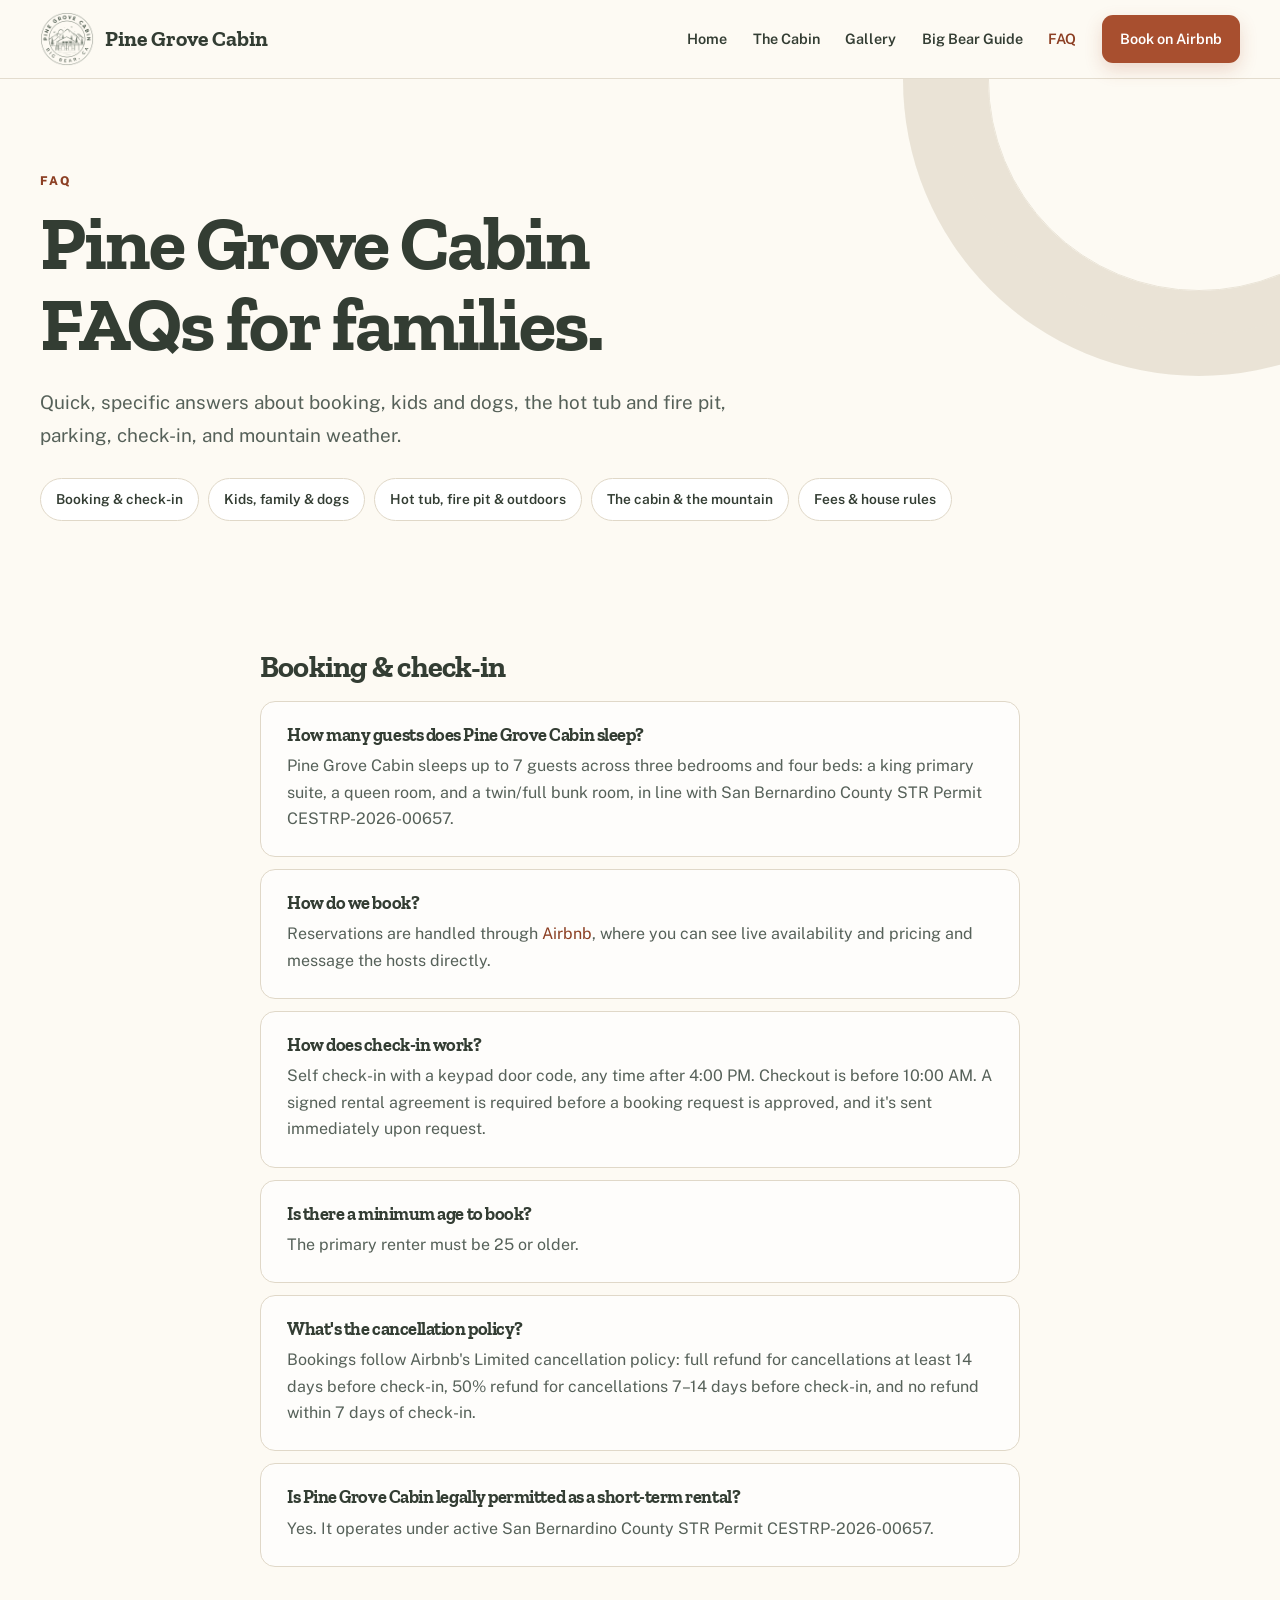
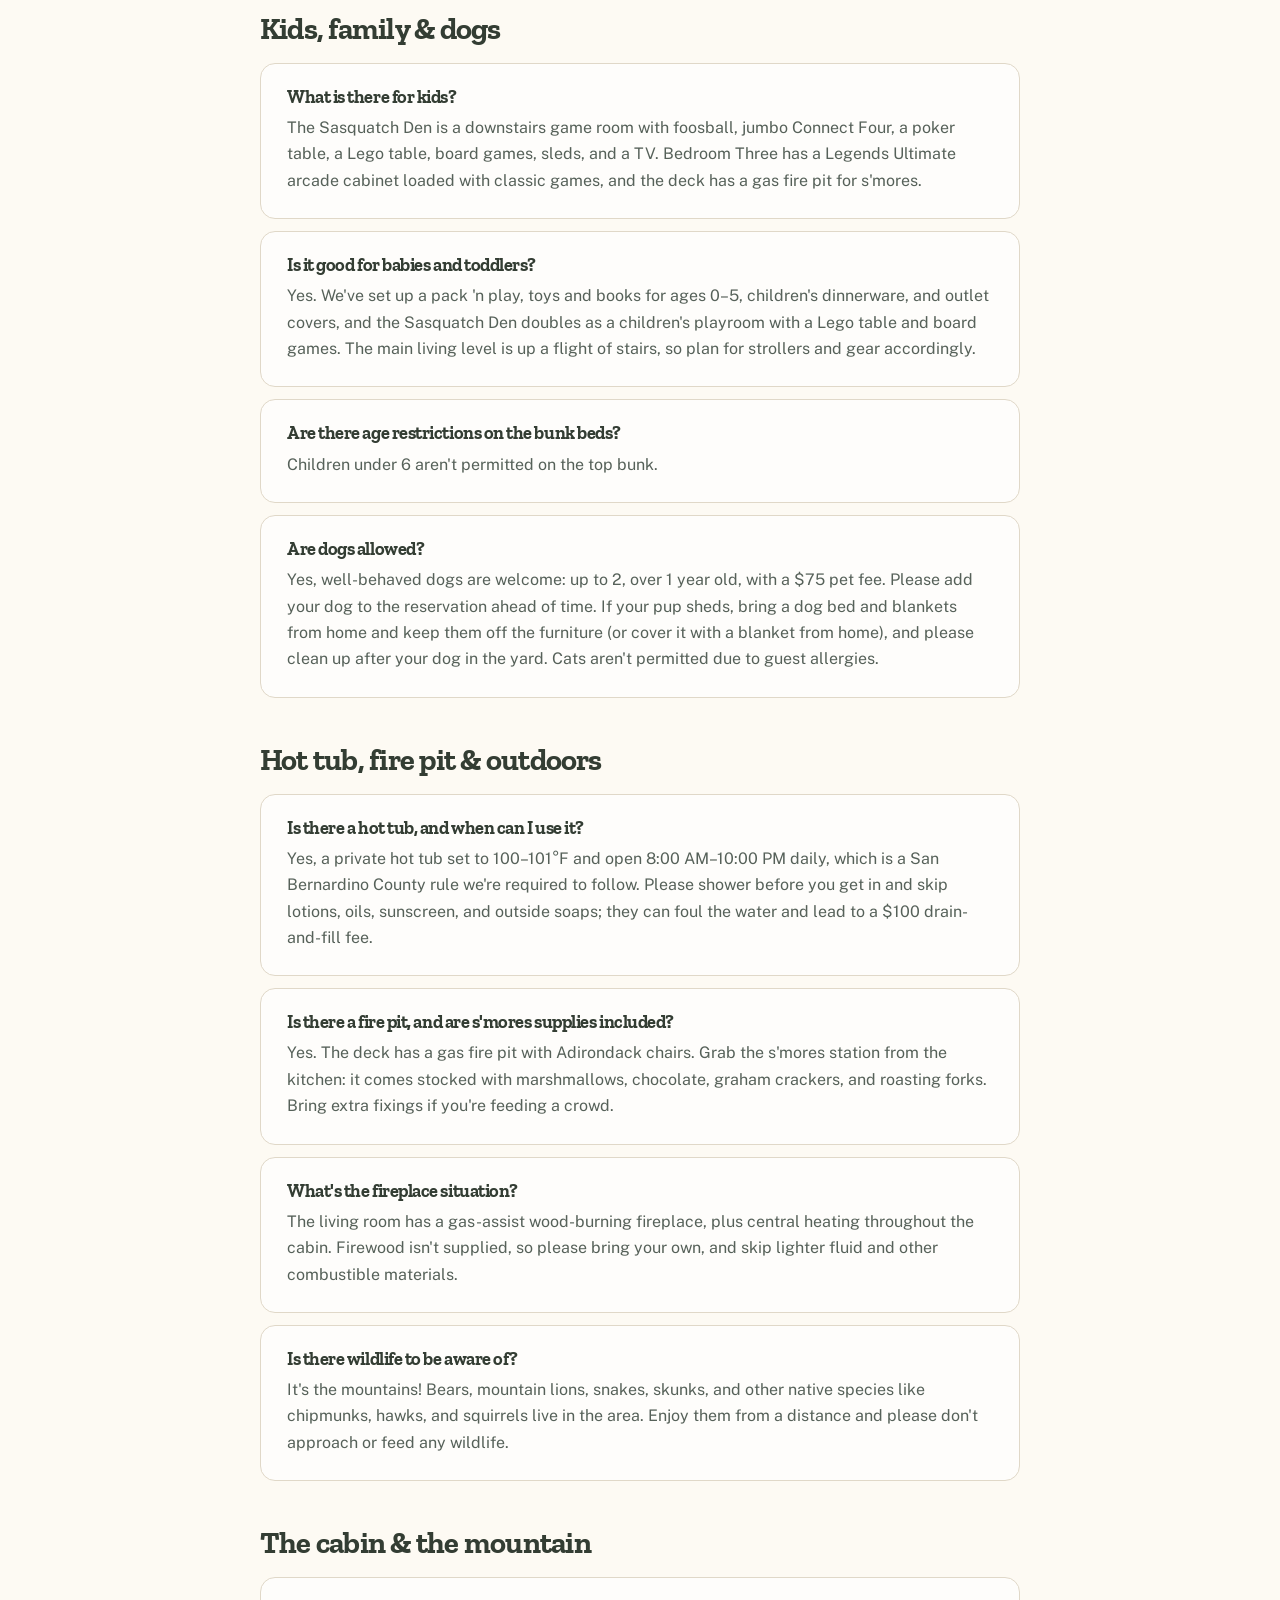
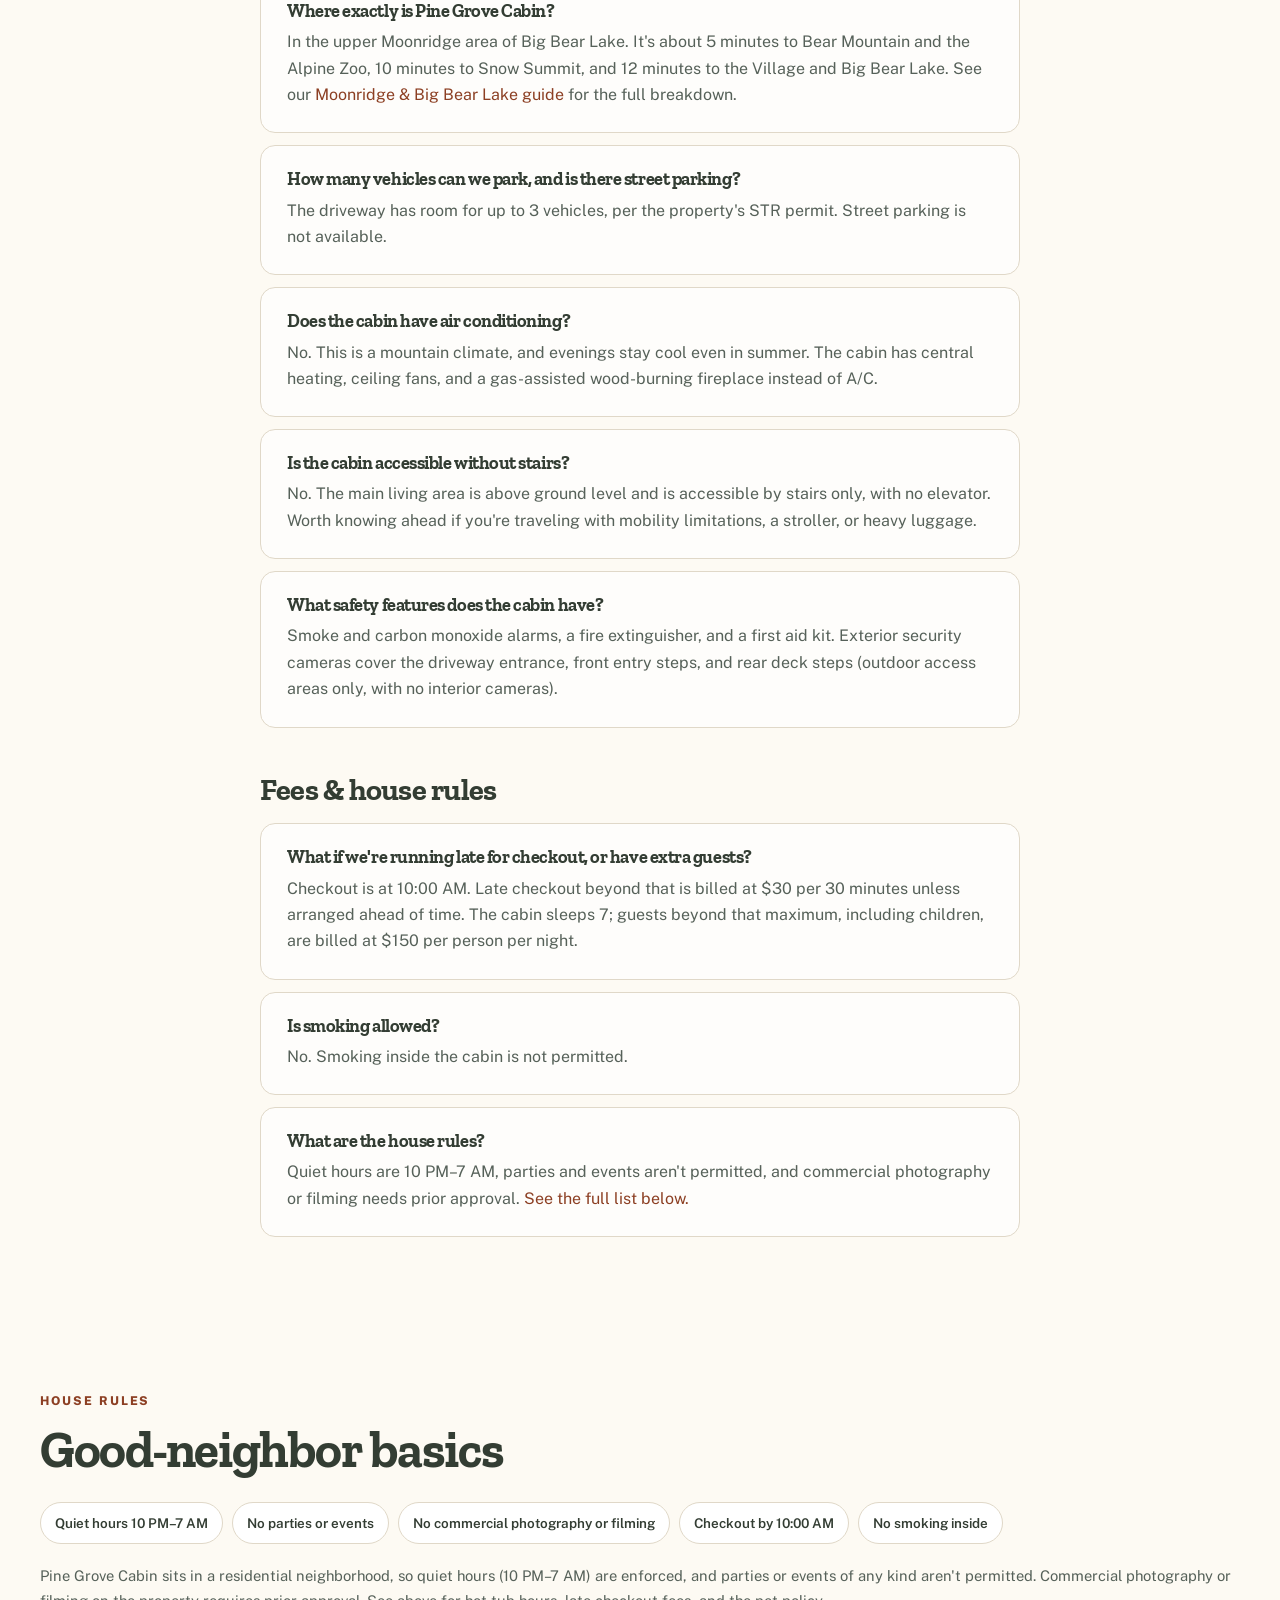
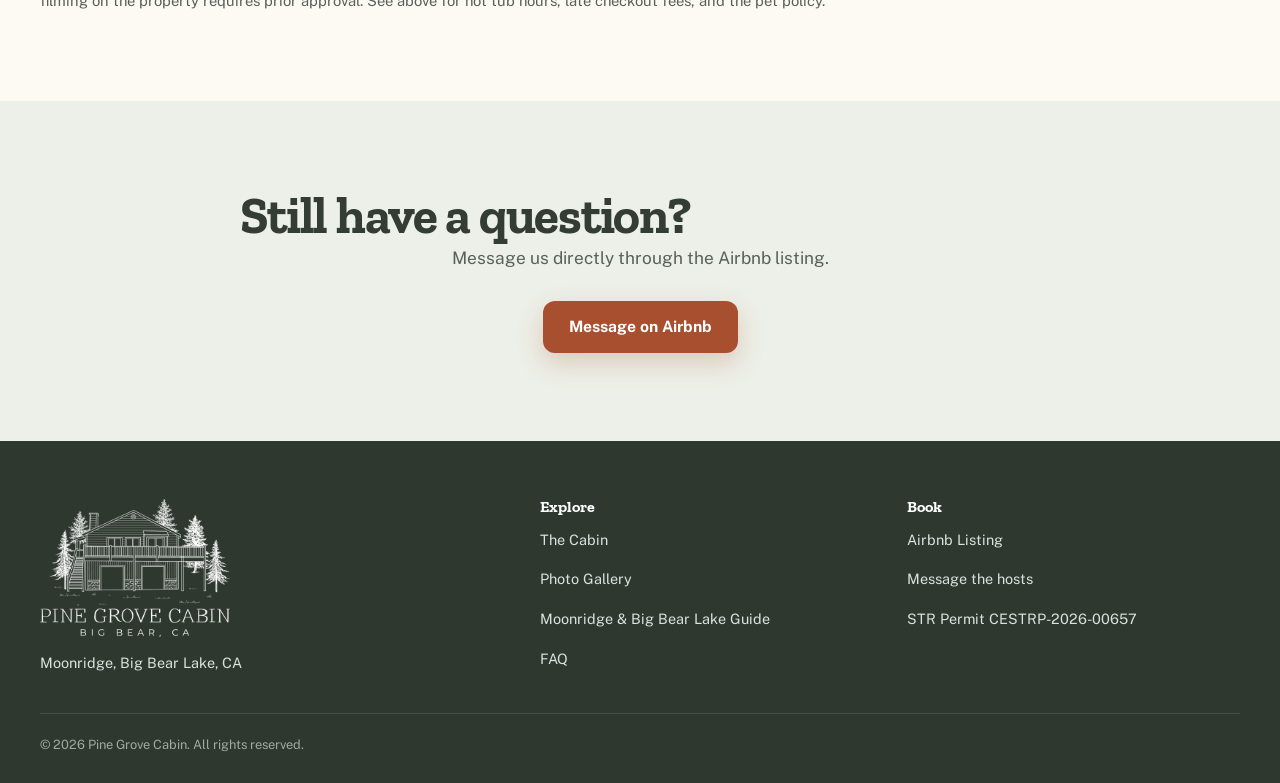
<file: faq.html>
<!DOCTYPE html>
<html lang="en">
<head>
<meta charset="UTF-8">
<meta name="viewport" content="width=device-width, initial-scale=1.0">
<title>Family Cabin FAQ | Pine Grove Cabin, Big Bear Lake</title>
<meta name="description" content="Answers about Pine Grove Cabin's sleeping setup, kids' spaces, hot tub, dogs, parking, check-in, mountain weather, rules, and Airbnb booking.">
<link rel="canonical" href="https://pinegrovebigbear.com/faq.html">
<link rel="icon" type="image/png" href="img/favicon-32.png" sizes="32x32">
<link rel="icon" type="image/png" href="img/favicon-16.png" sizes="16x16">
<link rel="apple-touch-icon" href="img/apple-touch-icon.png">
<meta name="theme-color" content="#4F5B4F">
<meta property="og:type" content="website">
<meta property="og:site_name" content="Pine Grove Cabin">
<meta property="og:title" content="Family Cabin FAQ | Pine Grove Cabin, Big Bear Lake">
<meta property="og:description" content="Quick answers about sleeping arrangements, kids' spaces, hot tub use, dogs, parking, check-in, mountain weather, and booking.">
<meta property="og:url" content="https://pinegrovebigbear.com/faq.html">
<meta property="og:image" content="https://pinegrovebigbear.com/img/exterior-3.webp">
<meta name="twitter:card" content="summary_large_image">
<meta name="twitter:title" content="Family Cabin FAQ | Pine Grove Cabin, Big Bear Lake">
<meta name="twitter:description" content="Quick answers about sleeping arrangements, kids' spaces, hot tub use, dogs, parking, check-in, mountain weather, and booking.">
<meta name="twitter:image" content="https://pinegrovebigbear.com/img/exterior-3.webp">
<link rel="stylesheet" href="styles.css">
</head>
<body class="page-faq">
<a class="skip-link" href="#main-content">Skip to main content</a>

<header class="site-header">
  <div class="wrap">
    <a href="index.html" class="brand">
<span class="brand-mark-badge"><img class="brand-mark" src="img/logo-badge.png" alt="Pine Grove Cabin logo" width="54" height="54"></span>
      Pine Grove Cabin
    </a>
    <nav class="main-nav" id="primary-nav" aria-label="Primary">
      <a href="index.html">Home</a>
      <a href="cabin.html">The Cabin</a>
      <a href="gallery.html">Gallery</a>
      <a href="guide.html">Big Bear Guide</a>
      <a href="faq.html" class="current">FAQ</a>
      <a href="https://airbnb.com/h/pinegrovebigbear" class="btn-book-nav" target="_blank" rel="noopener">Book on Airbnb</a>
    </nav>
    <button class="mobile-toggle" aria-controls="primary-nav" aria-expanded="false" aria-label="Toggle navigation menu">☰</button>
  </div>
</header>

<main id="main-content">
<section class="page-intro">
  <div class="wrap">
    <span class="eyebrow">FAQ</span>
    <h1>Pine Grove Cabin FAQs for families.</h1>
    <p class="lede">Quick, specific answers about booking, kids and dogs, the hot tub and fire pit, parking, check-in, and mountain weather.</p>
    <nav class="jump-row" aria-label="Jump to a topic">
      <a class="jump-chip" href="#booking">Booking &amp; check-in</a>
      <a class="jump-chip" href="#family">Kids, family &amp; dogs</a>
      <a class="jump-chip" href="#outdoors">Hot tub, fire pit &amp; outdoors</a>
      <a class="jump-chip" href="#cabin">The cabin &amp; the mountain</a>
      <a class="jump-chip" href="#rules">Fees &amp; house rules</a>
    </nav>
  </div>
</section>

<section class="section-tight">
  <div class="wrap" style="max-width:760px;">

    <h2 id="booking" class="faq-group-title">Booking &amp; check-in</h2>
    <div class="faq-item">
      <h3>How many guests does Pine Grove Cabin sleep?</h3>
      <p>Pine Grove Cabin sleeps up to 7 guests across three bedrooms and four beds: a king primary suite, a queen room, and a twin/full bunk room, in line with San Bernardino County STR Permit CESTRP-2026-00657.</p>
    </div>

    <div class="faq-item">
      <h3>How do we book?</h3>
      <p>Reservations are handled through <a href="https://airbnb.com/h/pinegrovebigbear" target="_blank" rel="noopener">Airbnb</a>, where you can see live availability and pricing and message the hosts directly.</p>
    </div>

    <div class="faq-item">
      <h3>How does check-in work?</h3>
      <p>Self check-in with a keypad door code, any time after 4:00 PM. Checkout is before 10:00 AM. A signed rental agreement is required before a booking request is approved, and it's sent immediately upon request.</p>
    </div>

    <div class="faq-item">
      <h3>Is there a minimum age to book?</h3>
      <p>The primary renter must be 25 or older.</p>
    </div>

    <div class="faq-item">
      <h3>What's the cancellation policy?</h3>
      <p>Bookings follow Airbnb's Limited cancellation policy: full refund for cancellations at least 14 days before check-in, 50% refund for cancellations 7–14 days before check-in, and no refund within 7 days of check-in.</p>
    </div>

    <div class="faq-item">
      <h3>Is Pine Grove Cabin legally permitted as a short-term rental?</h3>
      <p>Yes. It operates under active San Bernardino County STR Permit CESTRP-2026-00657.</p>
    </div>

    <h2 id="family" class="faq-group-title">Kids, family &amp; dogs</h2>
    <div class="faq-item">
      <h3>What is there for kids?</h3>
      <p>The Sasquatch Den is a downstairs game room with foosball, jumbo Connect Four, a poker table, a Lego table, board games, sleds, and a TV. Bedroom Three has a Legends Ultimate arcade cabinet loaded with classic games, and the deck has a gas fire pit for s'mores.</p>
    </div>

    <div class="faq-item">
      <h3>Is it good for babies and toddlers?</h3>
      <p>Yes. We've set up a pack 'n play, toys and books for ages 0–5, children's dinnerware, and outlet covers, and the Sasquatch Den doubles as a children's playroom with a Lego table and board games. The main living level is up a flight of stairs, so plan for strollers and gear accordingly.</p>
    </div>

    <div class="faq-item">
      <h3>Are there age restrictions on the bunk beds?</h3>
      <p>Children under 6 aren't permitted on the top bunk.</p>
    </div>

    <div class="faq-item">
      <h3>Are dogs allowed?</h3>
      <p>Yes, well-behaved dogs are welcome: up to 2, over 1 year old, with a $75 pet fee. Please add your dog to the reservation ahead of time. If your pup sheds, bring a dog bed and blankets from home and keep them off the furniture (or cover it with a blanket from home), and please clean up after your dog in the yard. Cats aren't permitted due to guest allergies.</p>
    </div>

    <h2 id="outdoors" class="faq-group-title">Hot tub, fire pit &amp; outdoors</h2>
    <div class="faq-item">
      <h3>Is there a hot tub, and when can I use it?</h3>
      <p>Yes, a private hot tub set to 100–101°F and open 8:00 AM–10:00 PM daily, which is a San Bernardino County rule we're required to follow. Please shower before you get in and skip lotions, oils, sunscreen, and outside soaps; they can foul the water and lead to a $100 drain-and-fill fee.</p>
    </div>

    <div class="faq-item">
      <h3>Is there a fire pit, and are s'mores supplies included?</h3>
      <p>Yes. The deck has a gas fire pit with Adirondack chairs. Grab the s'mores station from the kitchen: it comes stocked with marshmallows, chocolate, graham crackers, and roasting forks. Bring extra fixings if you're feeding a crowd.</p>
    </div>

    <div class="faq-item">
      <h3>What's the fireplace situation?</h3>
      <p>The living room has a gas-assist wood-burning fireplace, plus central heating throughout the cabin. Firewood isn't supplied, so please bring your own, and skip lighter fluid and other combustible materials.</p>
    </div>

    <div class="faq-item">
      <h3>Is there wildlife to be aware of?</h3>
      <p>It's the mountains! Bears, mountain lions, snakes, skunks, and other native species like chipmunks, hawks, and squirrels live in the area. Enjoy them from a distance and please don't approach or feed any wildlife.</p>
    </div>

    <h2 id="cabin" class="faq-group-title">The cabin &amp; the mountain</h2>
    <div class="faq-item">
      <h3>Where exactly is Pine Grove Cabin?</h3>
      <p>In the upper Moonridge area of Big Bear Lake. It's about 5 minutes to Bear Mountain and the Alpine Zoo, 10 minutes to Snow Summit, and 12 minutes to the Village and Big Bear Lake. See our <a href="guide.html">Moonridge &amp; Big Bear Lake guide</a> for the full breakdown.</p>
    </div>

    <div class="faq-item">
      <h3>How many vehicles can we park, and is there street parking?</h3>
      <p>The driveway has room for up to 3 vehicles, per the property's STR permit. Street parking is not available.</p>
    </div>

    <div class="faq-item">
      <h3>Does the cabin have air conditioning?</h3>
      <p>No. This is a mountain climate, and evenings stay cool even in summer. The cabin has central heating, ceiling fans, and a gas-assisted wood-burning fireplace instead of A/C.</p>
    </div>

    <div class="faq-item">
      <h3>Is the cabin accessible without stairs?</h3>
      <p>No. The main living area is above ground level and is accessible by stairs only, with no elevator. Worth knowing ahead if you're traveling with mobility limitations, a stroller, or heavy luggage.</p>
    </div>

    <div class="faq-item">
      <h3>What safety features does the cabin have?</h3>
      <p>Smoke and carbon monoxide alarms, a fire extinguisher, and a first aid kit. Exterior security cameras cover the driveway entrance, front entry steps, and rear deck steps (outdoor access areas only, with no interior cameras).</p>
    </div>

    <h2 id="rules" class="faq-group-title">Fees &amp; house rules</h2>
    <div class="faq-item">
      <h3>What if we're running late for checkout, or have extra guests?</h3>
      <p>Checkout is at 10:00 AM. Late checkout beyond that is billed at $30 per 30 minutes unless arranged ahead of time. The cabin sleeps 7; guests beyond that maximum, including children, are billed at $150 per person per night.</p>
    </div>

    <div class="faq-item">
      <h3>Is smoking allowed?</h3>
      <p>No. Smoking inside the cabin is not permitted.</p>
    </div>

    <div class="faq-item">
      <h3>What are the house rules?</h3>
      <p>Quiet hours are 10 PM–7 AM, parties and events aren't permitted, and commercial photography or filming needs prior approval. <a href="#house-rules">See the full list below.</a></p>
    </div>

  </div>
</section>

<section id="house-rules">
  <div class="wrap">
    <span class="eyebrow">House Rules</span>
    <h2>Good-neighbor basics</h2>
    <div class="chip-row">
      <span class="chip">Quiet hours 10 PM–7 AM</span>
      <span class="chip">No parties or events</span>
      <span class="chip">No commercial photography or filming</span>
      <span class="chip">Checkout by 10:00 AM</span>
      <span class="chip">No smoking inside</span>
    </div>
    <p style="margin-top:20px; color:var(--charcoal-soft); font-size:0.92rem;">Pine Grove Cabin sits in a residential neighborhood, so quiet hours (10 PM–7 AM) are enforced, and parties or events of any kind aren't permitted. Commercial photography or filming on the property requires prior approval. See above for hot tub hours, late checkout fees, and the pet policy.</p>
  </div>
</section>

<section style="text-align:center;" class="section-alt">
  <div class="wrap">
    <h2>Still have a question?</h2>
    <p class="lede" style="margin:0 auto 28px;">Message us directly through the Airbnb listing.</p>
    <a href="https://airbnb.com/h/pinegrovebigbear" class="btn btn-primary" target="_blank" rel="noopener">Message on Airbnb</a>
  </div>
</section>

</main>

<footer>
  <div class="wrap">
    <div>
      <img class="footer-logo" src="img/logo-stacked-white.png" alt="Pine Grove Cabin" width="520" height="378" loading="lazy">
      <p>Moonridge, Big Bear Lake, CA</p>
    </div>
    <div>
      <h4>Explore</h4>
      <p><a href="cabin.html">The Cabin</a></p>
      <p><a href="gallery.html">Photo Gallery</a></p>
      <p><a href="guide.html">Moonridge &amp; Big Bear Lake Guide</a></p>
      <p><a href="faq.html">FAQ</a></p>
    </div>
    <div>
      <h4>Book</h4>
      <p><a href="https://airbnb.com/h/pinegrovebigbear" target="_blank" rel="noopener">Airbnb Listing</a></p>
      <p><a href="https://airbnb.com/h/pinegrovebigbear" target="_blank" rel="noopener">Message the hosts</a></p>
      <p>STR Permit CESTRP-2026-00657</p>
    </div>
  </div>
  <div class="wrap footer-bottom">© 2026 Pine Grove Cabin. All rights reserved.</div>
</footer>

<script type="application/ld+json">
{
  "@context": "https://schema.org",
  "@type": "FAQPage",
  "mainEntity": [
    {
      "@type": "Question",
      "name": "How many guests does Pine Grove Cabin sleep?",
      "acceptedAnswer": {
        "@type": "Answer",
        "text": "Pine Grove Cabin sleeps up to 7 guests across three bedrooms and four beds: a king primary suite, a queen room, and a twin/full bunk room, in line with San Bernardino County STR Permit CESTRP-2026-00657."
      }
    },
    {
      "@type": "Question",
      "name": "How do we book?",
      "acceptedAnswer": {
        "@type": "Answer",
        "text": "Reservations are handled through Airbnb, where you can see live availability and pricing and message the hosts directly."
      }
    },
    {
      "@type": "Question",
      "name": "How does check-in work?",
      "acceptedAnswer": {
        "@type": "Answer",
        "text": "Self check-in with a keypad door code, any time after 4:00 PM. Checkout is before 10:00 AM. A signed rental agreement is required before a booking request is approved, and it's sent immediately upon request."
      }
    },
    {
      "@type": "Question",
      "name": "Is there a minimum age to book?",
      "acceptedAnswer": {
        "@type": "Answer",
        "text": "The primary renter must be 25 or older."
      }
    },
    {
      "@type": "Question",
      "name": "What's the cancellation policy?",
      "acceptedAnswer": {
        "@type": "Answer",
        "text": "Bookings follow Airbnb's Limited cancellation policy: full refund for cancellations at least 14 days before check-in, 50% refund for cancellations 7–14 days before check-in, and no refund within 7 days of check-in."
      }
    },
    {
      "@type": "Question",
      "name": "Is Pine Grove Cabin legally permitted as a short-term rental?",
      "acceptedAnswer": {
        "@type": "Answer",
        "text": "Yes. It operates under active San Bernardino County STR Permit CESTRP-2026-00657."
      }
    },
    {
      "@type": "Question",
      "name": "What is there for kids?",
      "acceptedAnswer": {
        "@type": "Answer",
        "text": "The Sasquatch Den is a downstairs game room with foosball, jumbo Connect Four, a poker table, a Lego table, board games, sleds, and a TV. Bedroom Three has a Legends Ultimate arcade cabinet loaded with classic games, and the deck has a gas fire pit for s'mores."
      }
    },
    {
      "@type": "Question",
      "name": "Is it good for babies and toddlers?",
      "acceptedAnswer": {
        "@type": "Answer",
        "text": "Yes. We've set up a pack 'n play, toys and books for ages 0–5, children's dinnerware, and outlet covers, and the Sasquatch Den doubles as a children's playroom with a Lego table and board games. The main living level is up a flight of stairs, so plan for strollers and gear accordingly."
      }
    },
    {
      "@type": "Question",
      "name": "Are there age restrictions on the bunk beds?",
      "acceptedAnswer": {
        "@type": "Answer",
        "text": "Children under 6 aren't permitted on the top bunk."
      }
    },
    {
      "@type": "Question",
      "name": "Are dogs allowed?",
      "acceptedAnswer": {
        "@type": "Answer",
        "text": "Yes, well-behaved dogs are welcome: up to 2, over 1 year old, with a $75 pet fee. Please add your dog to the reservation ahead of time. If your pup sheds, bring a dog bed and blankets from home and keep them off the furniture (or cover it with a blanket from home), and please clean up after your dog in the yard. Cats aren't permitted due to guest allergies."
      }
    },
    {
      "@type": "Question",
      "name": "Is there a hot tub, and when can I use it?",
      "acceptedAnswer": {
        "@type": "Answer",
        "text": "Yes, a private hot tub set to 100-101°F and open 8:00 AM to 10:00 PM daily per San Bernardino County rules."
      }
    },
    {
      "@type": "Question",
      "name": "Is there a fire pit, and are s'mores supplies included?",
      "acceptedAnswer": {
        "@type": "Answer",
        "text": "Yes. The deck has a gas fire pit with Adirondack chairs. Grab the s'mores station from the kitchen: it comes stocked with marshmallows, chocolate, graham crackers, and roasting forks. Bring extra fixings if you're feeding a crowd."
      }
    },
    {
      "@type": "Question",
      "name": "What's the fireplace situation?",
      "acceptedAnswer": {
        "@type": "Answer",
        "text": "The living room has a gas-assist wood-burning fireplace, plus central heating throughout the cabin. Firewood isn't supplied, so please bring your own, and skip lighter fluid and other combustible materials."
      }
    },
    {
      "@type": "Question",
      "name": "Is there wildlife to be aware of?",
      "acceptedAnswer": {
        "@type": "Answer",
        "text": "It's the mountains! Bears, mountain lions, snakes, skunks, and other native species like chipmunks, hawks, and squirrels live in the area. Enjoy them from a distance and please don't approach or feed any wildlife."
      }
    },
    {
      "@type": "Question",
      "name": "Where exactly is Pine Grove Cabin?",
      "acceptedAnswer": {
        "@type": "Answer",
        "text": "In the upper Moonridge area of Big Bear Lake, California. It is about 5 minutes to Bear Mountain and the Alpine Zoo, 10 minutes to Snow Summit, and 12 minutes to the Village and Big Bear Lake."
      }
    },
    {
      "@type": "Question",
      "name": "How many vehicles can we park, and is there street parking?",
      "acceptedAnswer": {
        "@type": "Answer",
        "text": "The driveway has room for up to 3 vehicles, per the property's STR permit. Street parking is not available."
      }
    },
    {
      "@type": "Question",
      "name": "Does the cabin have air conditioning?",
      "acceptedAnswer": {
        "@type": "Answer",
        "text": "No. This is a mountain climate, and evenings stay cool even in summer. The cabin has central heating, ceiling fans, and a gas-assisted wood-burning fireplace instead of A/C."
      }
    },
    {
      "@type": "Question",
      "name": "Is the cabin accessible without stairs?",
      "acceptedAnswer": {
        "@type": "Answer",
        "text": "No. The main living area is above ground level and is accessible by stairs only, with no elevator. Worth knowing ahead if you're traveling with mobility limitations, a stroller, or heavy luggage."
      }
    },
    {
      "@type": "Question",
      "name": "What safety features does the cabin have?",
      "acceptedAnswer": {
        "@type": "Answer",
        "text": "Smoke and carbon monoxide alarms, a fire extinguisher, a first aid kit, and exterior security cameras covering outdoor access areas only, with no interior cameras."
      }
    },
    {
      "@type": "Question",
      "name": "What if we're running late for checkout, or have extra guests?",
      "acceptedAnswer": {
        "@type": "Answer",
        "text": "Checkout is at 10:00 AM. Late checkout beyond that is billed at $30 per 30 minutes unless arranged ahead of time. The cabin sleeps 7; guests beyond that maximum, including children, are billed at $150 per person per night."
      }
    },
    {
      "@type": "Question",
      "name": "Is smoking allowed?",
      "acceptedAnswer": {
        "@type": "Answer",
        "text": "No. Smoking inside the cabin is not permitted."
      }
    },
    {
      "@type": "Question",
      "name": "What are the house rules?",
      "acceptedAnswer": {
        "@type": "Answer",
        "text": "Quiet hours are 10 PM to 7 AM, no parties or events are permitted, commercial photography or filming requires prior approval, checkout is by 10:00 AM, and smoking inside the cabin is not allowed."
      }
    }
  ]
}
</script>

<script src="js/nav.js"></script>
</body>
</html>
</file>
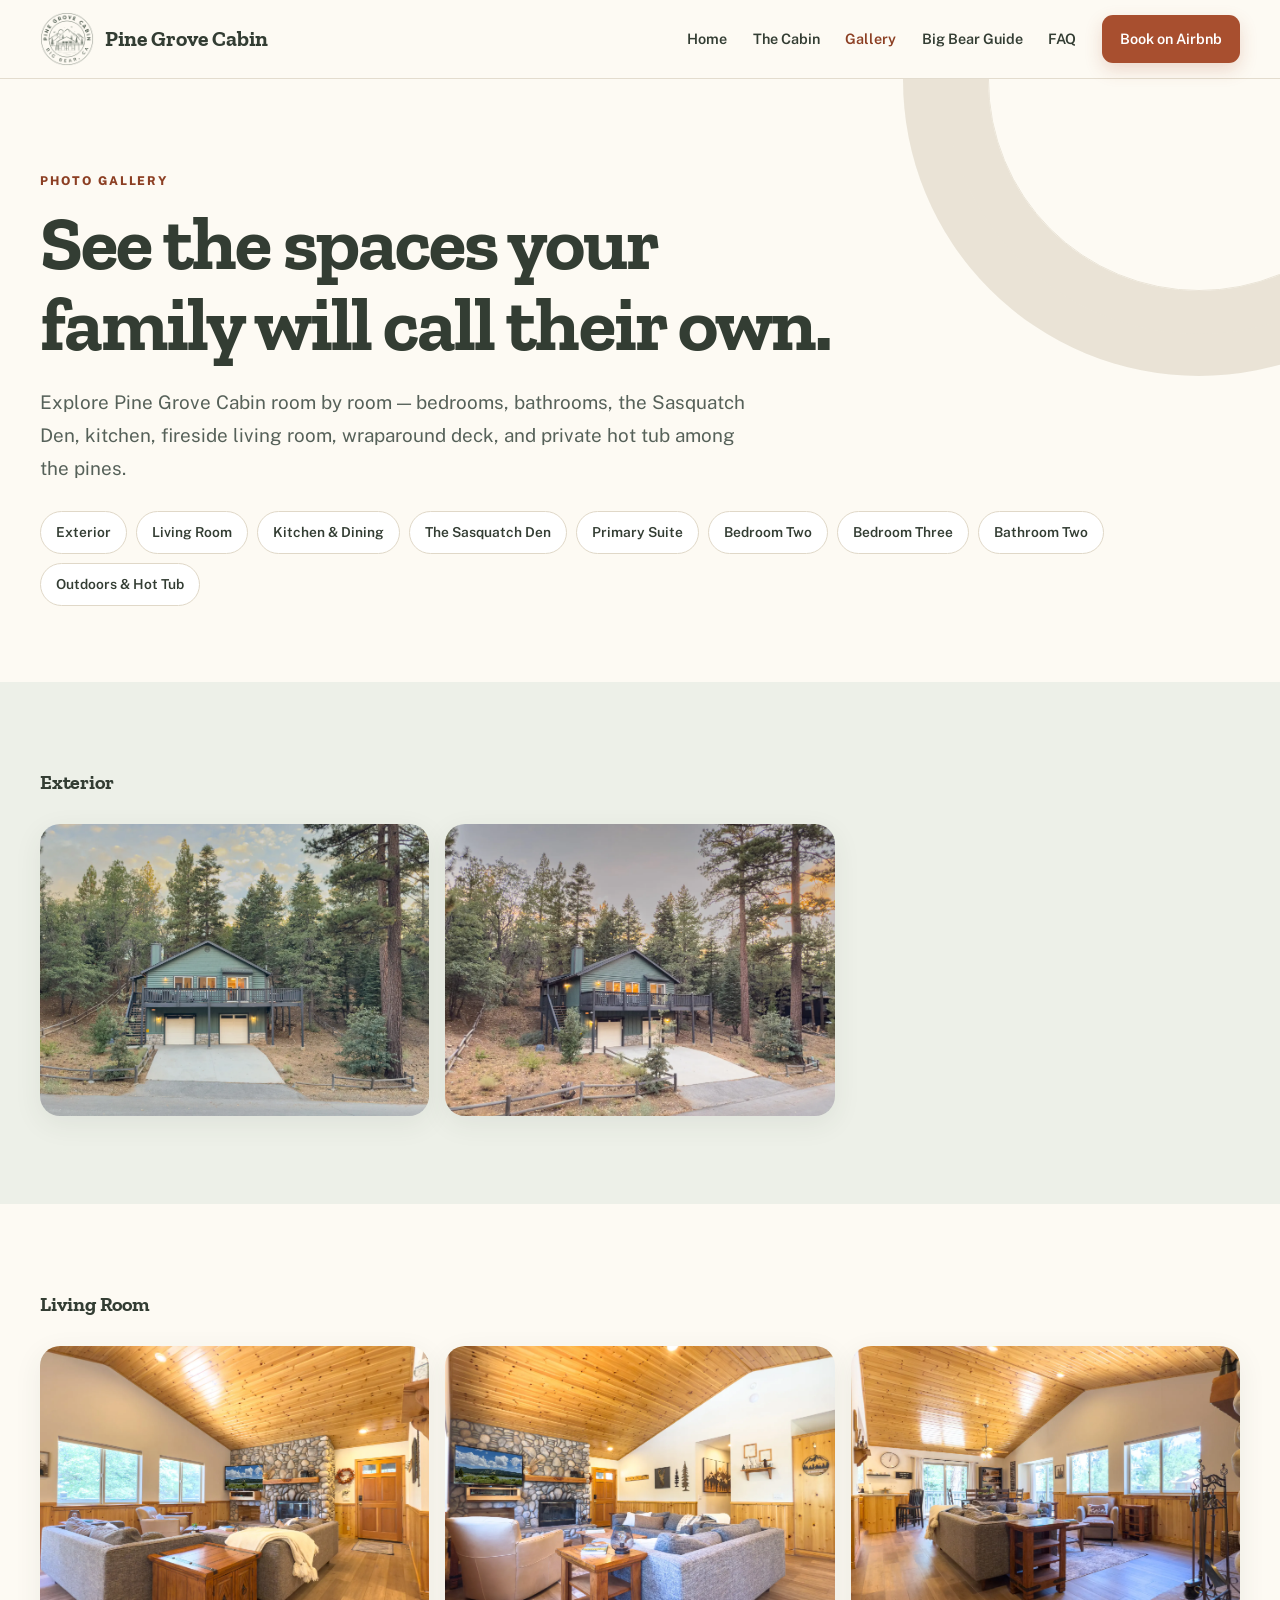
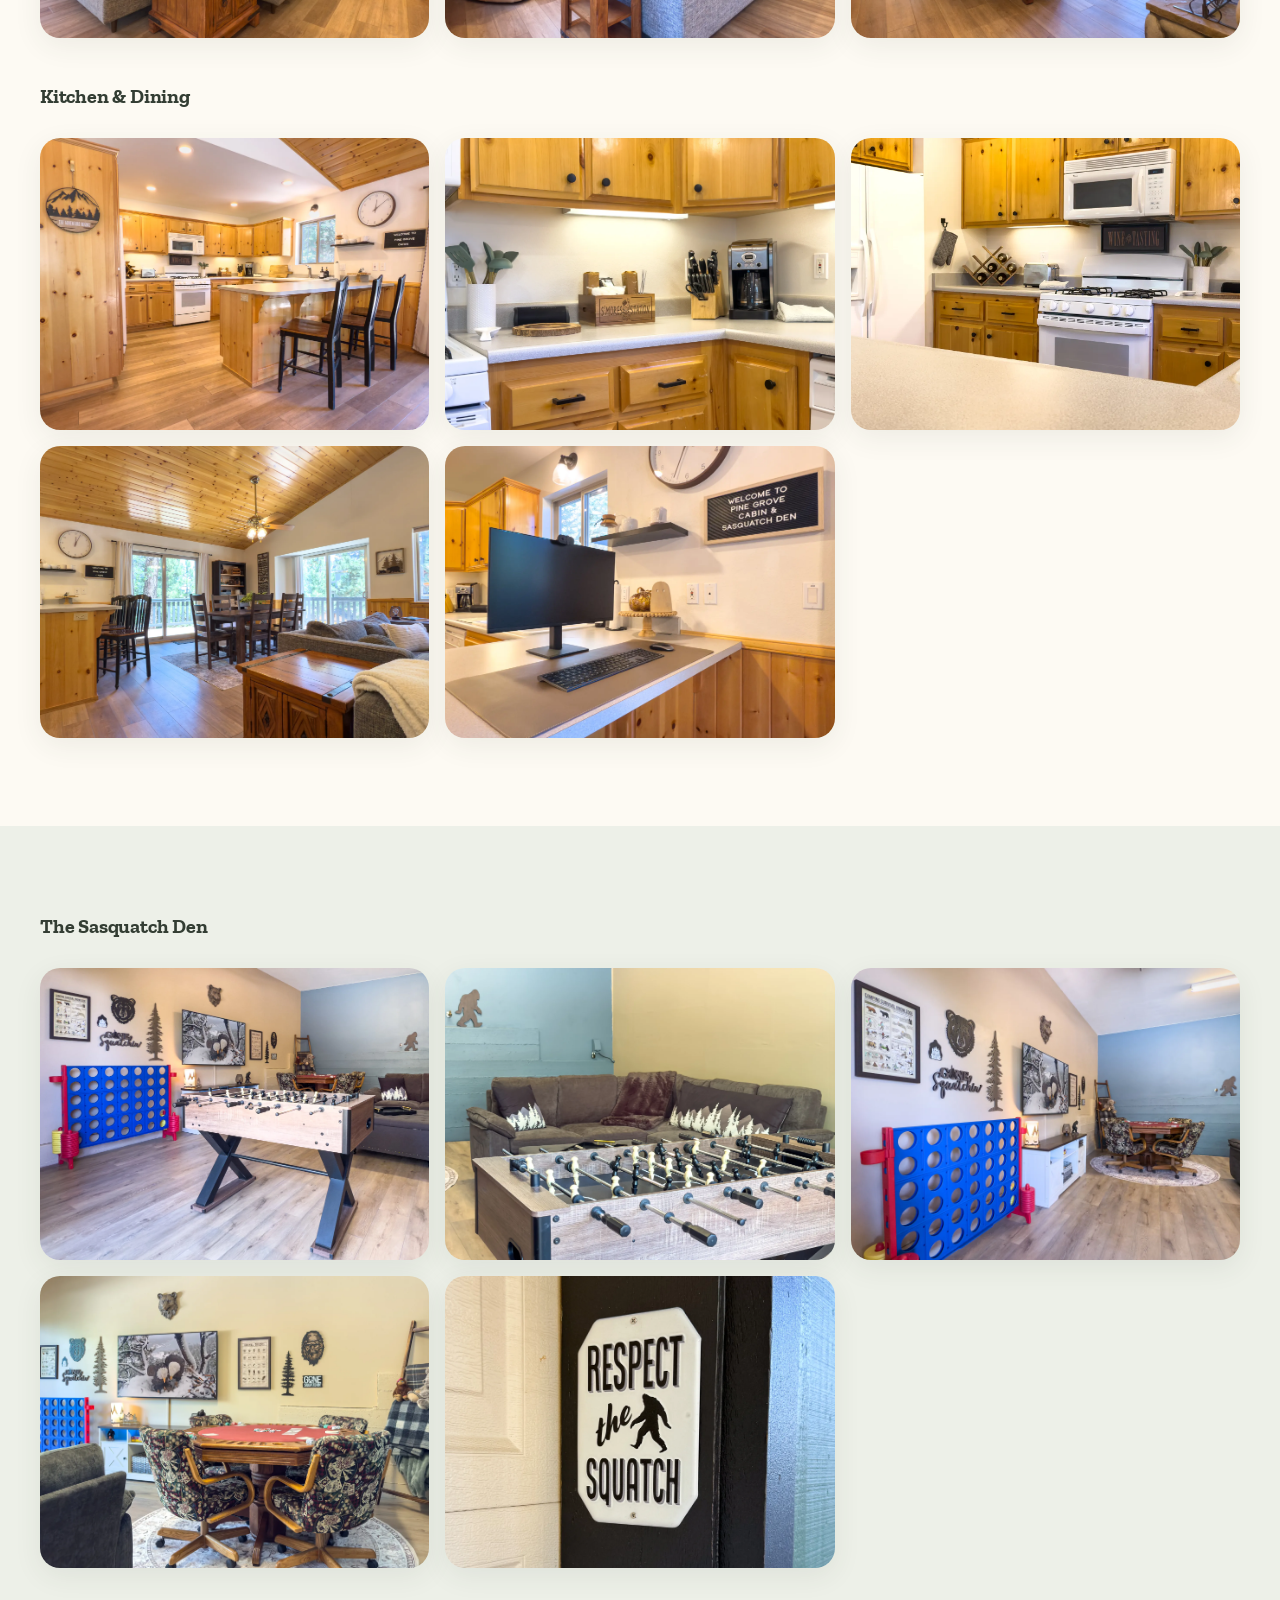
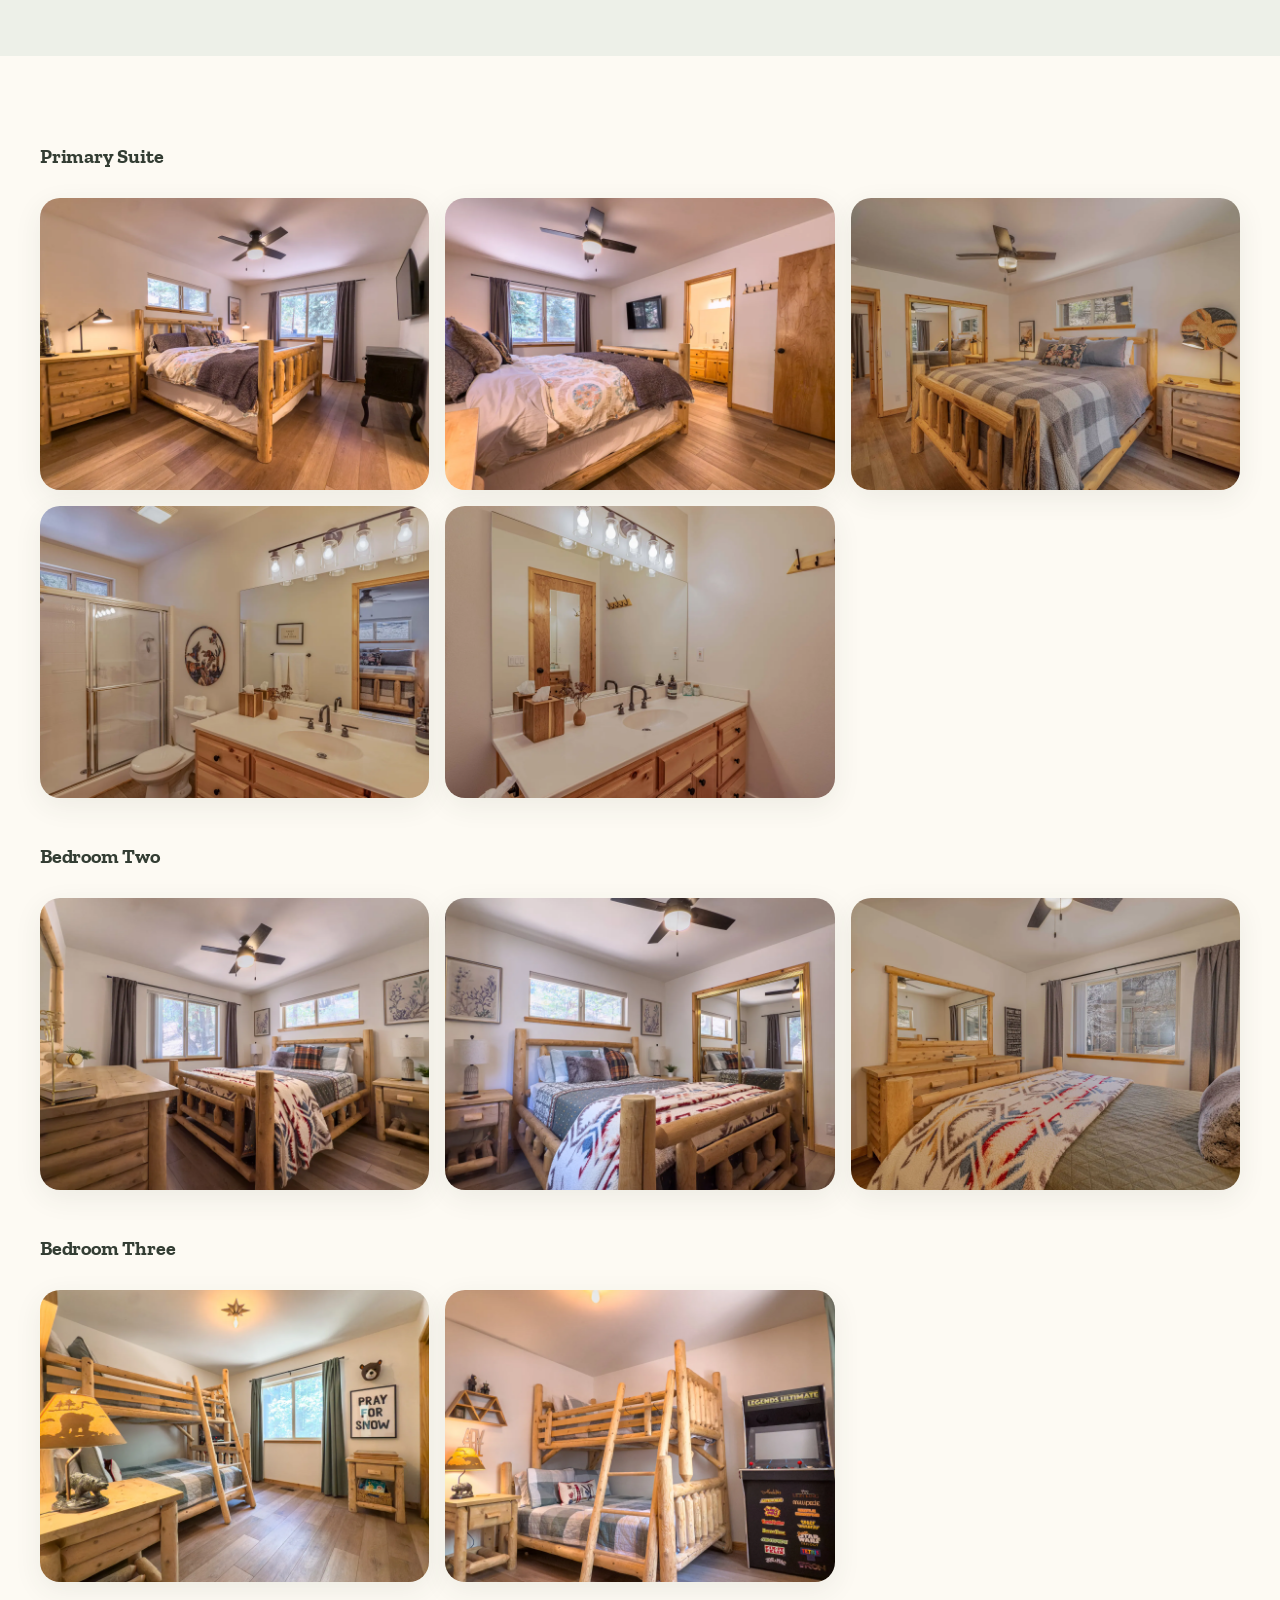
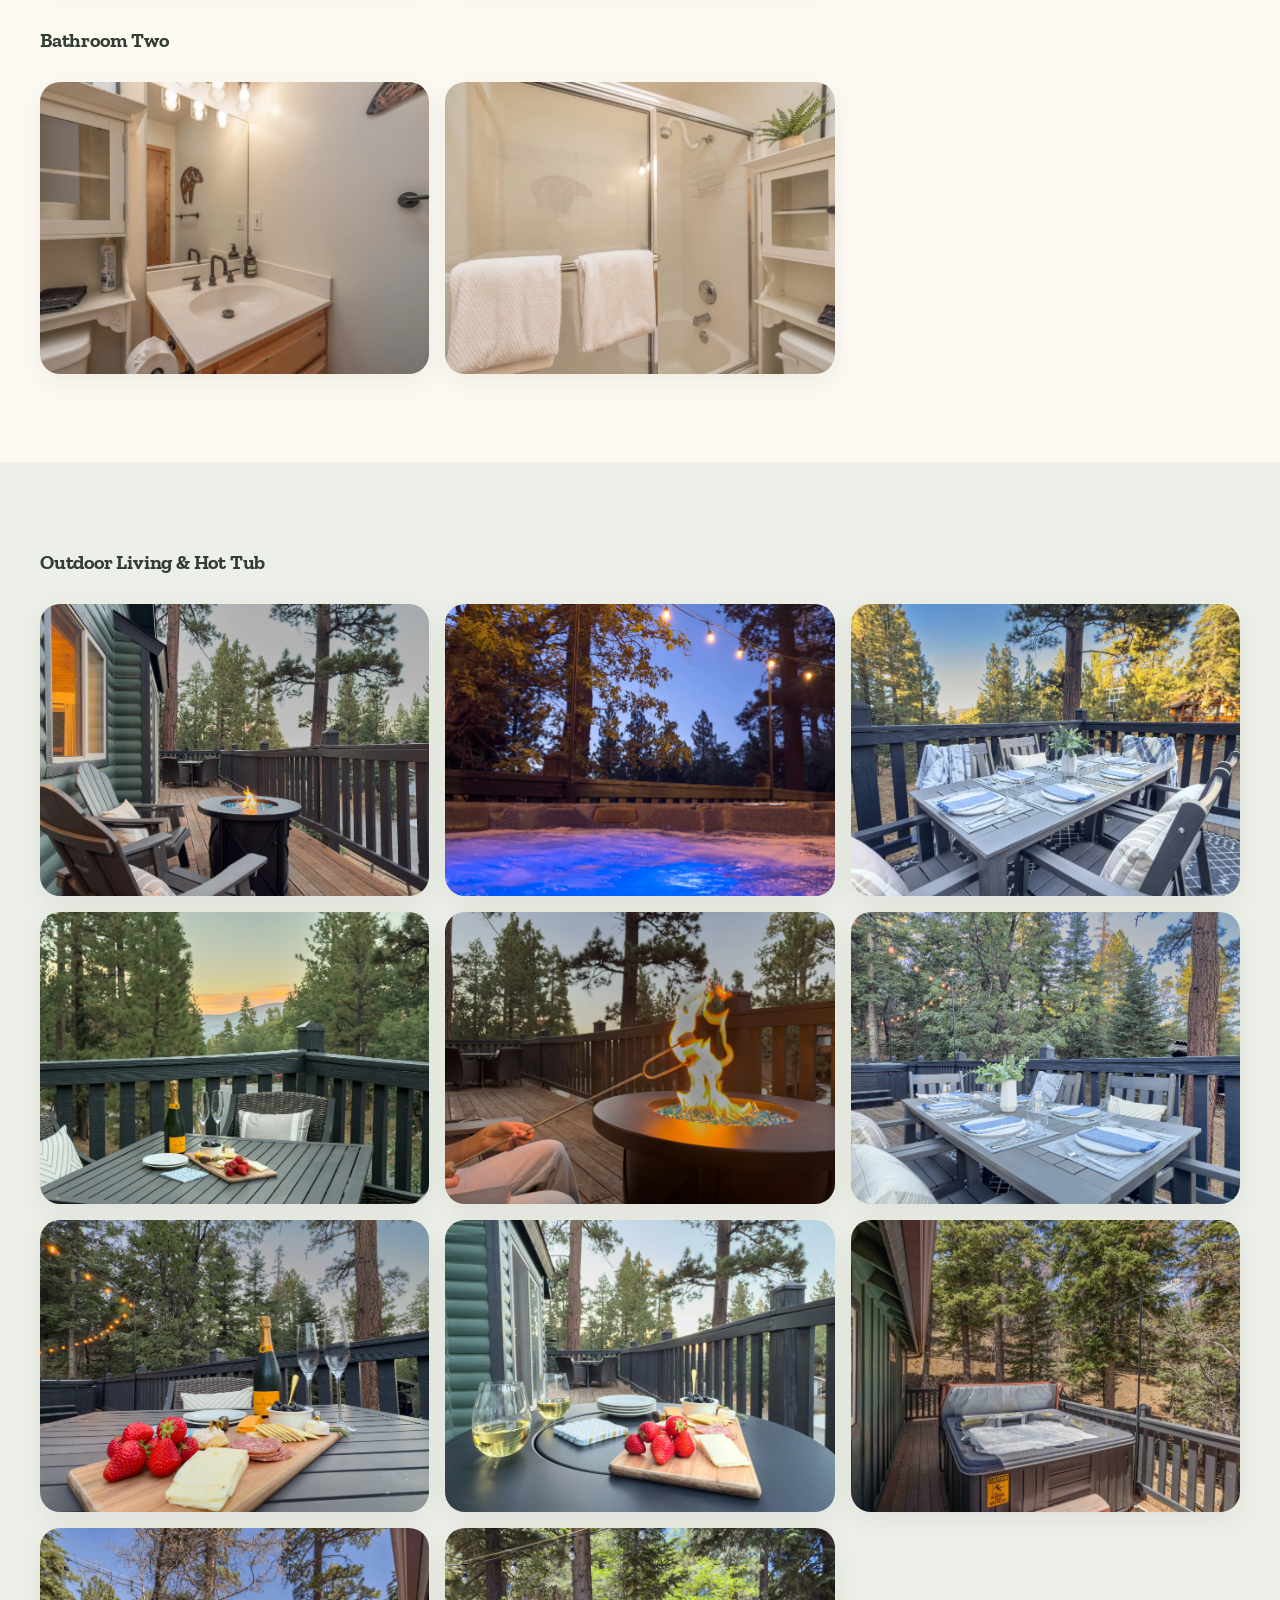
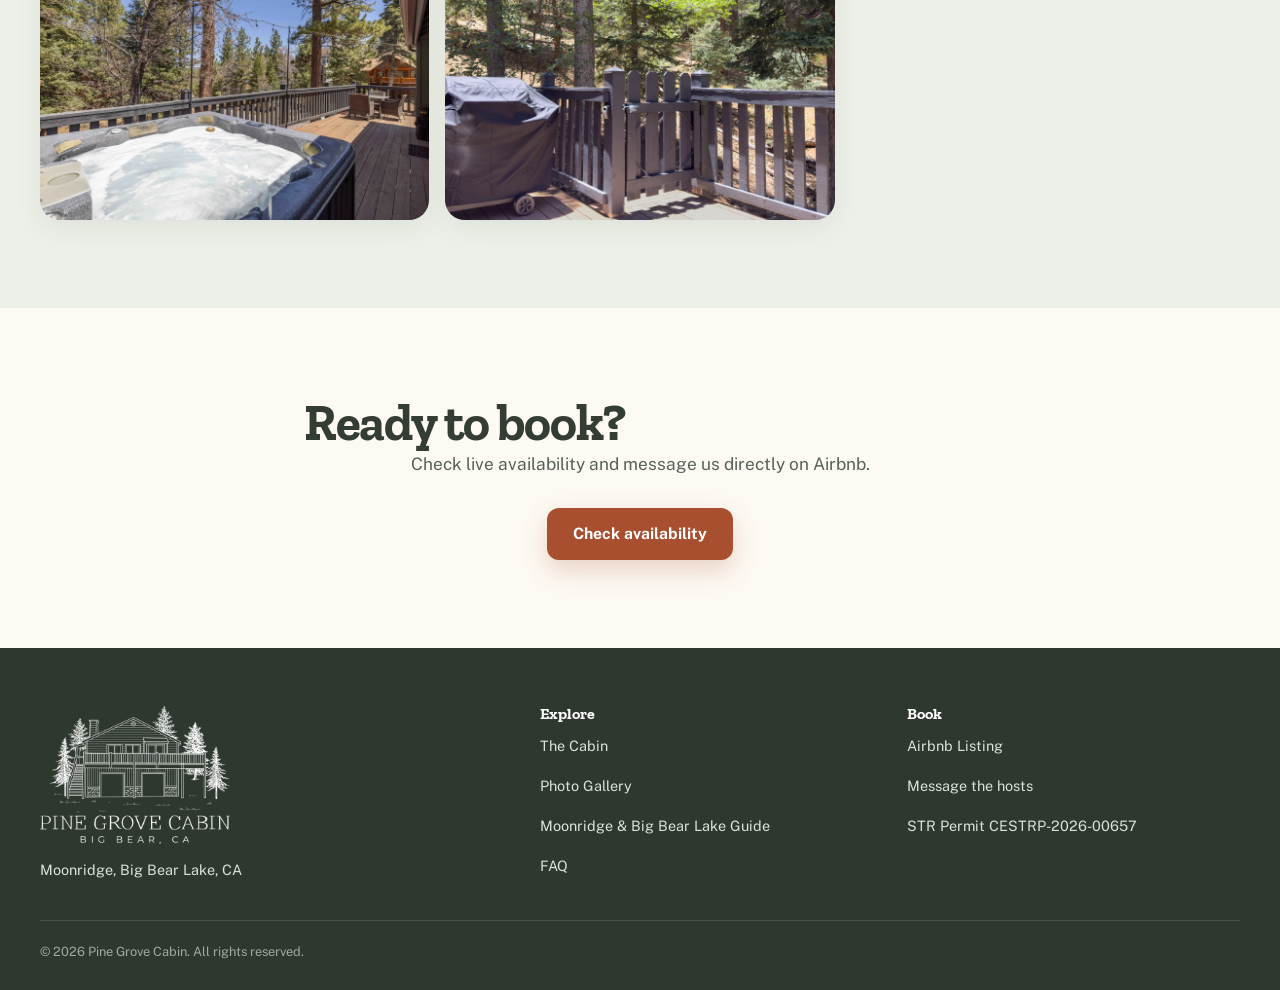
<file: gallery.html>
<!DOCTYPE html>
<html lang="en">
<head>
<meta charset="UTF-8">
<meta name="viewport" content="width=device-width, initial-scale=1.0">
<title>Pine Grove Cabin Photos | Moonridge, Big Bear Lake</title>
<meta name="description" content="See Pine Grove Cabin's bedrooms, kids' Sasquatch Den, fireside living room, kitchen, wraparound deck, private hot tub, and pine forest setting.">
<link rel="canonical" href="https://pinegrovebigbear.com/gallery.html">
<link rel="icon" type="image/png" href="img/favicon-32.png" sizes="32x32">
<link rel="icon" type="image/png" href="img/favicon-16.png" sizes="16x16">
<link rel="apple-touch-icon" href="img/apple-touch-icon.png">
<meta name="theme-color" content="#4F5B4F">
<meta property="og:type" content="website">
<meta property="og:site_name" content="Pine Grove Cabin">
<meta property="og:title" content="Pine Grove Cabin Photos | Moonridge, Big Bear Lake">
<meta property="og:description" content="See the bedrooms, kids' Sasquatch Den, fireside living room, wraparound deck, private hot tub, and pine forest setting.">
<meta property="og:url" content="https://pinegrovebigbear.com/gallery.html">
<meta property="og:image" content="https://pinegrovebigbear.com/img/exterior-3.webp">
<meta name="twitter:card" content="summary_large_image">
<meta name="twitter:title" content="Pine Grove Cabin Photos | Moonridge, Big Bear Lake">
<meta name="twitter:description" content="See the bedrooms, kids' Sasquatch Den, fireside living room, wraparound deck, private hot tub, and pine forest setting.">
<meta name="twitter:image" content="https://pinegrovebigbear.com/img/exterior-3.webp">
<link rel="stylesheet" href="styles.css">
</head>
<body class="page-gallery">
<a class="skip-link" href="#main-content">Skip to main content</a>

<header class="site-header">
  <div class="wrap">
    <a href="index.html" class="brand">
<span class="brand-mark-badge"><img class="brand-mark" src="img/logo-badge.png" alt="Pine Grove Cabin logo" width="54" height="54"></span>
      Pine Grove Cabin
    </a>
    <nav class="main-nav" id="primary-nav" aria-label="Primary">
      <a href="index.html">Home</a>
      <a href="cabin.html">The Cabin</a>
      <a href="gallery.html" class="current">Gallery</a>
      <a href="guide.html">Big Bear Guide</a>
      <a href="faq.html">FAQ</a>
      <a href="https://airbnb.com/h/pinegrovebigbear" class="btn-book-nav" target="_blank" rel="noopener">Book on Airbnb</a>
    </nav>
    <button class="mobile-toggle" aria-controls="primary-nav" aria-expanded="false" aria-label="Toggle navigation menu">☰</button>
  </div>
</header>

<main id="main-content">
<section class="page-intro">
  <div class="wrap">
    <span class="eyebrow">Photo Gallery</span>
    <h1>See the spaces your family will call their own.</h1>
    <p class="lede">Explore Pine Grove Cabin room by room — bedrooms, bathrooms, the Sasquatch Den, kitchen, fireside living room, wraparound deck, and private hot tub among the pines.</p>
    <nav class="jump-row" aria-label="Jump to a room">
      <a class="jump-chip" href="#exterior">Exterior</a>
      <a class="jump-chip" href="#living-room">Living Room</a>
      <a class="jump-chip" href="#kitchen-dining">Kitchen &amp; Dining</a>
      <a class="jump-chip" href="#sasquatch-den">The Sasquatch Den</a>
      <a class="jump-chip" href="#primary-suite">Primary Suite</a>
      <a class="jump-chip" href="#bedroom-two">Bedroom Two</a>
      <a class="jump-chip" href="#bedroom-three">Bedroom Three</a>
      <a class="jump-chip" href="#bathroom-two">Bathroom Two</a>
      <a class="jump-chip" href="#outdoor-living">Outdoors &amp; Hot Tub</a>
    </nav>
  </div>
</section>

<section class="section-alt">
  <div class="wrap">
    <h2 id="exterior" class="gallery-label">Exterior</h2>
    <div class="photo-grid-mini">
      <div class="photo-block">
        <img src="img/exterior-3.webp" alt="Front of Pine Grove Cabin at dusk, a green mountain cabin with warm lit windows, a wraparound deck, and a two-car garage beneath tall pines in Moonridge" loading="lazy">
      </div>
      <div class="photo-block">
        <img src="img/exterior-4.webp" alt="Pine Grove Cabin from the street at sunset, with the lit deck, garage doors, and wide concrete driveway set among tall pines" loading="lazy">
      </div>
    </div>
  </div>
</section>

<section>
  <div class="wrap">
    <h2 id="living-room" class="gallery-label">Living Room</h2>
    <div class="photo-grid-mini">
      <div class="photo-block">
        <img src="img/living-room-1.webp" alt="Living room at Pine Grove Cabin with a river-rock fireplace, knotty pine ceilings, and sectional couch" loading="lazy">
      </div>
      <div class="photo-block">
        <img src="img/living-room-2.webp" alt="Living room at Pine Grove Cabin showing the stone fireplace, mounted TV, and mountain-themed wall art" loading="lazy">
      </div>
      <div class="photo-block">
        <img src="img/living-room-3.webp" alt="Open-concept living room at Pine Grove Cabin looking toward the kitchen and dining area" loading="lazy">
      </div>
    </div>

    <h2 id="kitchen-dining" class="gallery-label gallery-label-spaced">Kitchen &amp; Dining</h2>
    <div class="photo-grid-mini">
      <div class="photo-block">
        <img src="img/kitchen-1.webp" alt="Kitchen at Pine Grove Cabin with knotty pine cabinetry, white refrigerator, and gas range" loading="lazy">
      </div>
      <div class="photo-block">
        <img src="img/kitchen-2.webp" alt="Kitchen counter at Pine Grove Cabin with a s'mores station, coffee maker, and knife block" loading="lazy">
      </div>
      <div class="photo-block">
        <img src="img/kitchen-3.webp" alt="Kitchen at Pine Grove Cabin with knotty pine cabinets, refrigerator, gas range, and microwave" loading="lazy">
      </div>
      <div class="photo-block">
        <img src="img/dining-area.webp" alt="Dining table at Pine Grove Cabin seating six, next to the kitchen breakfast bar" loading="lazy">
      </div>
      <div class="photo-block">
        <img src="img/workspace.webp" alt="Remote work setup at the kitchen breakfast bar at Pine Grove Cabin, with a monitor and webcam, wireless keyboard and mouse on a desk pad, beneath a letterboard sign reading Welcome to Pine Grove Cabin and Sasquatch Den" loading="lazy">
      </div>
    </div>
  </div>
</section>

<section class="section-alt">
  <div class="wrap">
    <h2 id="sasquatch-den" class="gallery-label">The Sasquatch Den</h2>
    <div class="photo-grid-mini">
      <div class="photo-block">
        <img src="img/sasquatch-den-v2.webp" alt="The Sasquatch Den at Pine Grove Cabin, a downstairs game room with a foosball table, jumbo Connect Four, sectional couch, and Bigfoot-themed wall decor" loading="lazy">
      </div>
      <div class="photo-block">
        <img src="img/sasquatch-den-2.webp" alt="Close-up of the foosball table and sectional couch with mountain and Bigfoot pillows in the Sasquatch Den at Pine Grove Cabin" loading="lazy">
      </div>
      <div class="photo-block">
        <img src="img/sasquatch-den-3.webp" alt="Jumbo Connect Four and Bigfoot-themed lounge area in the Sasquatch Den at Pine Grove Cabin" loading="lazy">
      </div>
      <div class="photo-block">
        <img src="img/sasquatch-den-4.webp" alt="Poker table set up with cards and chips in the Sasquatch Den at Pine Grove Cabin" loading="lazy">
      </div>
      <div class="photo-block">
        <img src="img/sasquatch-sign.webp" alt="Respect the Squatch sign at Pine Grove Cabin" loading="lazy">
      </div>
    </div>
  </div>
</section>

<section>
  <div class="wrap">
    <h2 id="primary-suite" class="gallery-label">Primary Suite</h2>
    <div class="photo-grid-mini">
      <div class="photo-block">
        <img src="img/bedroom-primary.webp" alt="Primary bedroom at Pine Grove Cabin with a king log bed, ceiling fan, dresser, and forest-view windows" loading="lazy">
      </div>
      <div class="photo-block">
        <img src="img/bedroom-primary-2.webp" alt="Primary bedroom at Pine Grove Cabin showing the king log bed, dresser, and en-suite doorway" loading="lazy">
      </div>
      <div class="photo-block">
        <img src="img/bedroom-primary-3.webp" alt="Primary bedroom at Pine Grove Cabin with mountain artwork, reading lamp, and woven wall decor" loading="lazy">
      </div>
      <div class="photo-block">
        <img src="img/bathroom-primary-1.webp" alt="Primary en-suite bathroom at Pine Grove Cabin with a glass shower, soaking tub area, and vanity light bar" loading="lazy">
      </div>
      <div class="photo-block">
        <img src="img/bathroom-primary-2.webp" alt="Primary en-suite bathroom vanity at Pine Grove Cabin with knotty pine cabinetry and dual faucets" loading="lazy">
      </div>
    </div>

    <h2 id="bedroom-two" class="gallery-label gallery-label-spaced">Bedroom Two</h2>
    <div class="photo-grid-mini">
      <div class="photo-block">
        <img src="img/bedroom-two-1.webp" alt="Bedroom Two at Pine Grove Cabin with a queen log bed, mountain-pattern bedding, and forest-view windows" loading="lazy">
      </div>
      <div class="photo-block">
        <img src="img/bedroom-two-2.webp" alt="Bedroom Two at Pine Grove Cabin showing the queen log bed, bedside tables, and mirrored closet doors" loading="lazy">
      </div>
      <div class="photo-block">
        <img src="img/bedroom-two-3.webp" alt="Bedroom Two at Pine Grove Cabin with a log dresser, mirror, and forest-facing window" loading="lazy">
      </div>
    </div>

    <h2 id="bedroom-three" class="gallery-label gallery-label-spaced">Bedroom Three</h2>
    <div class="photo-grid-mini">
      <div class="photo-block">
        <img src="img/bedroom-three-2.webp" alt="Bedroom Three at Pine Grove Cabin with a log bunk bed and Pray For Snow wall art" loading="lazy">
      </div>
      <div class="photo-block">
        <img src="img/bedroom-three-1.webp" alt="Bedroom Three at Pine Grove Cabin with the Legends Ultimate arcade cabinet loaded with classic games next to the log bunk bed" loading="lazy">
      </div>
    </div>

    <h2 id="bathroom-two" class="gallery-label gallery-label-spaced">Bathroom Two</h2>
    <div class="photo-grid-mini">
      <div class="photo-block">
        <img src="img/bathroom-two-1.webp" alt="Bathroom Two at Pine Grove Cabin with vanity sink, cabinet storage, and mountain decor" loading="lazy">
      </div>
      <div class="photo-block">
        <img src="img/bathroom-two-2.webp" alt="Bathroom Two at Pine Grove Cabin showing the tub/shower combo with glass sliding doors" loading="lazy">
      </div>
    </div>
  </div>
</section>

<section class="section-alt">
  <div class="wrap">
    <h2 id="outdoor-living" class="gallery-label">Outdoor Living &amp; Hot Tub</h2>
    <div class="photo-grid-mini">
      <div class="photo-block">
        <img src="img/deck-firepit.webp" alt="Gas fire pit table with Adirondack chairs on the wraparound deck at Pine Grove Cabin" loading="lazy">
      </div>
      <div class="photo-block">
        <img src="img/hot-tub.webp" alt="Private hot tub on the deck at Pine Grove Cabin at dusk, lit by string lights and surrounded by pine trees" loading="lazy">
      </div>
      <div class="photo-block">
        <img src="img/deck-dining-set-1.webp" alt="Outdoor dining table set for dinner with blue napkins and glassware on the deck at Pine Grove Cabin in golden evening light" loading="lazy">
      </div>
      <div class="photo-block">
        <img src="img/deck-sunset-view.webp" alt="Deck dining table at Pine Grove Cabin with champagne and a snack board, looking out over the pines toward an orange sunset behind the mountains" loading="lazy">
      </div>
      <div class="photo-block">
        <img src="img/deck-firepit-smores.webp" alt="Roasting a marshmallow over the glowing fire pit on the deck at Pine Grove Cabin at dusk" loading="lazy">
      </div>
      <div class="photo-block">
        <img src="img/deck-dining-set-2.webp" alt="Deck dining table set for a group dinner under string lights among the pines at Pine Grove Cabin, with the hot tub in the background" loading="lazy">
      </div>
      <div class="photo-block">
        <img src="img/deck-charcuterie-2.webp" alt="Charcuterie board with strawberries, cheese, salami, and crackers beside champagne and flutes on the deck under string lights at Pine Grove Cabin" loading="lazy">
      </div>
      <div class="photo-block">
        <img src="img/deck-charcuterie-1.webp" alt="Charcuterie board with strawberries, cheese, and two glasses of white wine on the deck table at Pine Grove Cabin" loading="lazy">
      </div>
      <div class="photo-block">
        <img src="img/deck-hottub-day.webp" alt="Private hot tub on the deck beside the cabin's green siding at Pine Grove Cabin, with string lights and tall pines behind" loading="lazy">
      </div>
      <div class="photo-block">
        <img src="img/deck-hottub-view.webp" alt="Private hot tub on the deck at Pine Grove Cabin, with string lights, a wicker dining set, and tall pines in the background" loading="lazy">
      </div>
      <div class="photo-block">
        <img src="img/deck-bbq.webp" alt="Covered gas grill beside the deck gate at Pine Grove Cabin, with string lights and pine trees behind" loading="lazy">
      </div>
    </div>
  </div>
</section>

<section style="text-align:center;">
  <div class="wrap">
    <h2>Ready to book?</h2>
    <p class="lede" style="margin:0 auto 28px;">Check live availability and message us directly on Airbnb.</p>
    <a href="https://airbnb.com/h/pinegrovebigbear" class="btn btn-primary" target="_blank" rel="noopener">Check availability</a>
  </div>
</section>

</main>

<footer>
  <div class="wrap">
    <div>
      <img class="footer-logo" src="img/logo-stacked-white.png" alt="Pine Grove Cabin" width="520" height="378" loading="lazy">
      <p>Moonridge, Big Bear Lake, CA</p>
    </div>
    <div>
      <h4>Explore</h4>
      <p><a href="cabin.html">The Cabin</a></p>
      <p><a href="gallery.html">Photo Gallery</a></p>
      <p><a href="guide.html">Moonridge &amp; Big Bear Lake Guide</a></p>
      <p><a href="faq.html">FAQ</a></p>
    </div>
    <div>
      <h4>Book</h4>
      <p><a href="https://airbnb.com/h/pinegrovebigbear" target="_blank" rel="noopener">Airbnb Listing</a></p>
      <p><a href="https://airbnb.com/h/pinegrovebigbear" target="_blank" rel="noopener">Message the hosts</a></p>
      <p>STR Permit CESTRP-2026-00657</p>
    </div>
  </div>
  <div class="wrap footer-bottom">© 2026 Pine Grove Cabin. All rights reserved.</div>
</footer>

<script type="application/ld+json">
{
  "@context": "https://schema.org",
  "@type": "ImageGallery",
  "name": "Pine Grove Cabin Photo Gallery",
  "url": "https://pinegrovebigbear.com/gallery.html",
  "about": {"@type": "LodgingBusiness", "name": "Pine Grove Cabin"},
  "image": [
    { "@type": "ImageObject", "contentUrl": "https://pinegrovebigbear.com/img/exterior-3.webp", "caption": "Front of Pine Grove Cabin at dusk, a green mountain cabin with warm lit windows, a wraparound deck, and a two-car garage beneath tall pines in Moonridge" },
    { "@type": "ImageObject", "contentUrl": "https://pinegrovebigbear.com/img/exterior-4.webp", "caption": "Pine Grove Cabin from the street at sunset, with the lit deck, garage doors, and wide concrete driveway set among tall pines" },
    { "@type": "ImageObject", "contentUrl": "https://pinegrovebigbear.com/img/living-room-1.webp", "caption": "Living room at Pine Grove Cabin with a river-rock fireplace, knotty pine ceilings, and sectional couch" },
    { "@type": "ImageObject", "contentUrl": "https://pinegrovebigbear.com/img/living-room-2.webp", "caption": "Living room at Pine Grove Cabin showing the stone fireplace, mounted TV, and mountain-themed wall art" },
    { "@type": "ImageObject", "contentUrl": "https://pinegrovebigbear.com/img/living-room-3.webp", "caption": "Open-concept living room at Pine Grove Cabin looking toward the kitchen and dining area" },
    { "@type": "ImageObject", "contentUrl": "https://pinegrovebigbear.com/img/kitchen-1.webp", "caption": "Kitchen at Pine Grove Cabin with knotty pine cabinetry, white refrigerator, and gas range" },
    { "@type": "ImageObject", "contentUrl": "https://pinegrovebigbear.com/img/kitchen-2.webp", "caption": "Kitchen counter at Pine Grove Cabin with a s'mores station, coffee maker, and knife block" },
    { "@type": "ImageObject", "contentUrl": "https://pinegrovebigbear.com/img/kitchen-3.webp", "caption": "Kitchen at Pine Grove Cabin with knotty pine cabinets, refrigerator, gas range, and microwave" },
    { "@type": "ImageObject", "contentUrl": "https://pinegrovebigbear.com/img/dining-area.webp", "caption": "Dining table at Pine Grove Cabin seating six, next to the kitchen breakfast bar" },
    { "@type": "ImageObject", "contentUrl": "https://pinegrovebigbear.com/img/workspace.webp", "caption": "Remote work setup at the kitchen breakfast bar at Pine Grove Cabin, with a monitor and webcam, wireless keyboard and mouse on a desk pad, beneath a letterboard sign reading Welcome to Pine Grove Cabin and Sasquatch Den" },
    { "@type": "ImageObject", "contentUrl": "https://pinegrovebigbear.com/img/sasquatch-den-v2.webp", "caption": "The Sasquatch Den at Pine Grove Cabin, a downstairs game room with a foosball table, jumbo Connect Four, sectional couch, and Bigfoot-themed wall decor" },
    { "@type": "ImageObject", "contentUrl": "https://pinegrovebigbear.com/img/sasquatch-den-2.webp", "caption": "Close-up of the foosball table and sectional couch with mountain and Bigfoot pillows in the Sasquatch Den at Pine Grove Cabin" },
    { "@type": "ImageObject", "contentUrl": "https://pinegrovebigbear.com/img/sasquatch-den-3.webp", "caption": "Jumbo Connect Four and Bigfoot-themed lounge area in the Sasquatch Den at Pine Grove Cabin" },
    { "@type": "ImageObject", "contentUrl": "https://pinegrovebigbear.com/img/sasquatch-den-4.webp", "caption": "Poker table set up with cards and chips in the Sasquatch Den at Pine Grove Cabin" },
    { "@type": "ImageObject", "contentUrl": "https://pinegrovebigbear.com/img/sasquatch-sign.webp", "caption": "Respect the Squatch sign at Pine Grove Cabin" },
    { "@type": "ImageObject", "contentUrl": "https://pinegrovebigbear.com/img/bedroom-primary.webp", "caption": "Primary bedroom at Pine Grove Cabin with a king log bed, ceiling fan, dresser, and forest-view windows" },
    { "@type": "ImageObject", "contentUrl": "https://pinegrovebigbear.com/img/bedroom-primary-2.webp", "caption": "Primary bedroom at Pine Grove Cabin showing the king log bed, dresser, and en-suite doorway" },
    { "@type": "ImageObject", "contentUrl": "https://pinegrovebigbear.com/img/bedroom-primary-3.webp", "caption": "Primary bedroom at Pine Grove Cabin with mountain artwork, reading lamp, and woven wall decor" },
    { "@type": "ImageObject", "contentUrl": "https://pinegrovebigbear.com/img/bathroom-primary-1.webp", "caption": "Primary en-suite bathroom at Pine Grove Cabin with a glass shower, soaking tub area, and vanity light bar" },
    { "@type": "ImageObject", "contentUrl": "https://pinegrovebigbear.com/img/bathroom-primary-2.webp", "caption": "Primary en-suite bathroom vanity at Pine Grove Cabin with knotty pine cabinetry and dual faucets" },
    { "@type": "ImageObject", "contentUrl": "https://pinegrovebigbear.com/img/bedroom-two-1.webp", "caption": "Bedroom Two at Pine Grove Cabin with a queen log bed, mountain-pattern bedding, and forest-view windows" },
    { "@type": "ImageObject", "contentUrl": "https://pinegrovebigbear.com/img/bedroom-two-2.webp", "caption": "Bedroom Two at Pine Grove Cabin showing the queen log bed, bedside tables, and mirrored closet doors" },
    { "@type": "ImageObject", "contentUrl": "https://pinegrovebigbear.com/img/bedroom-two-3.webp", "caption": "Bedroom Two at Pine Grove Cabin with a log dresser, mirror, and forest-facing window" },
    { "@type": "ImageObject", "contentUrl": "https://pinegrovebigbear.com/img/bedroom-three-1.webp", "caption": "Bedroom Three at Pine Grove Cabin with the Legends Ultimate arcade cabinet loaded with classic games next to the log bunk bed" },
    { "@type": "ImageObject", "contentUrl": "https://pinegrovebigbear.com/img/bedroom-three-2.webp", "caption": "Bedroom Three at Pine Grove Cabin with a log bunk bed and Pray For Snow wall art" },
    { "@type": "ImageObject", "contentUrl": "https://pinegrovebigbear.com/img/bathroom-two-1.webp", "caption": "Bathroom Two at Pine Grove Cabin with vanity sink, cabinet storage, and mountain decor" },
    { "@type": "ImageObject", "contentUrl": "https://pinegrovebigbear.com/img/bathroom-two-2.webp", "caption": "Bathroom Two at Pine Grove Cabin showing the tub/shower combo with glass sliding doors" },
    { "@type": "ImageObject", "contentUrl": "https://pinegrovebigbear.com/img/deck-firepit.webp", "caption": "Gas fire pit table with Adirondack chairs on the wraparound deck at Pine Grove Cabin" },
    { "@type": "ImageObject", "contentUrl": "https://pinegrovebigbear.com/img/hot-tub.webp", "caption": "Private hot tub on the deck at Pine Grove Cabin at dusk, lit by string lights and surrounded by pine trees" },
    { "@type": "ImageObject", "contentUrl": "https://pinegrovebigbear.com/img/deck-dining-set-1.webp", "caption": "Outdoor dining table set for dinner with blue napkins and glassware on the deck at Pine Grove Cabin in golden evening light" },
    { "@type": "ImageObject", "contentUrl": "https://pinegrovebigbear.com/img/deck-sunset-view.webp", "caption": "Deck dining table at Pine Grove Cabin with champagne and a snack board, looking out over the pines toward an orange sunset behind the mountains" },
    { "@type": "ImageObject", "contentUrl": "https://pinegrovebigbear.com/img/deck-firepit-smores.webp", "caption": "Roasting a marshmallow over the glowing fire pit on the deck at Pine Grove Cabin at dusk" },
    { "@type": "ImageObject", "contentUrl": "https://pinegrovebigbear.com/img/deck-dining-set-2.webp", "caption": "Deck dining table set for a group dinner under string lights among the pines at Pine Grove Cabin, with the hot tub in the background" },
    { "@type": "ImageObject", "contentUrl": "https://pinegrovebigbear.com/img/deck-charcuterie-2.webp", "caption": "Charcuterie board with strawberries, cheese, salami, and crackers beside champagne and flutes on the deck under string lights at Pine Grove Cabin" },
    { "@type": "ImageObject", "contentUrl": "https://pinegrovebigbear.com/img/deck-charcuterie-1.webp", "caption": "Charcuterie board with strawberries, cheese, and two glasses of white wine on the deck table at Pine Grove Cabin" },
    { "@type": "ImageObject", "contentUrl": "https://pinegrovebigbear.com/img/deck-hottub-day.webp", "caption": "Private hot tub on the deck beside the cabin's green siding at Pine Grove Cabin, with string lights and tall pines behind" },
    { "@type": "ImageObject", "contentUrl": "https://pinegrovebigbear.com/img/deck-hottub-view.webp", "caption": "Private hot tub on the deck at Pine Grove Cabin, with string lights, a wicker dining set, and tall pines in the background" },
    { "@type": "ImageObject", "contentUrl": "https://pinegrovebigbear.com/img/deck-bbq.webp", "caption": "Covered gas grill beside the deck gate at Pine Grove Cabin, with string lights and pine trees behind" }
  ]
}
</script>

<script src="js/nav.js"></script>
<script src="js/lightbox.js"></script>
</body>
</html>
</file>
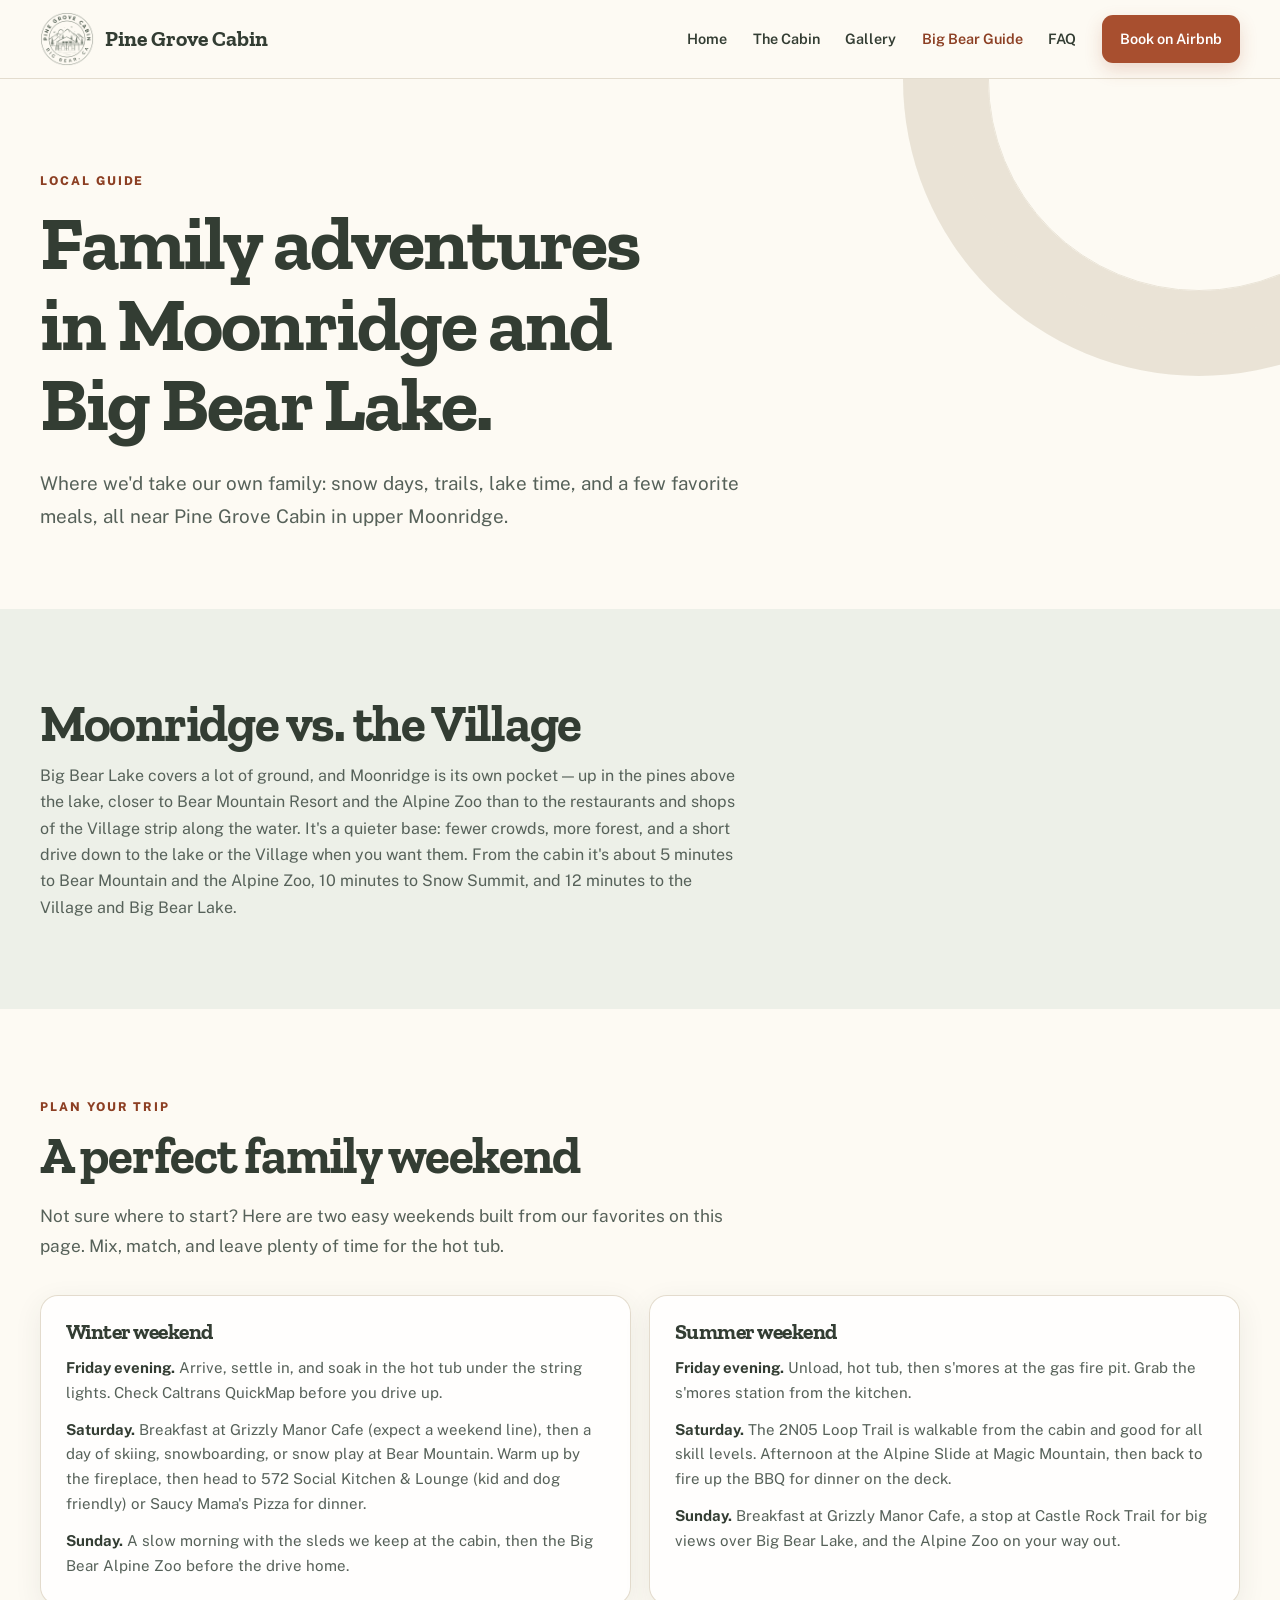
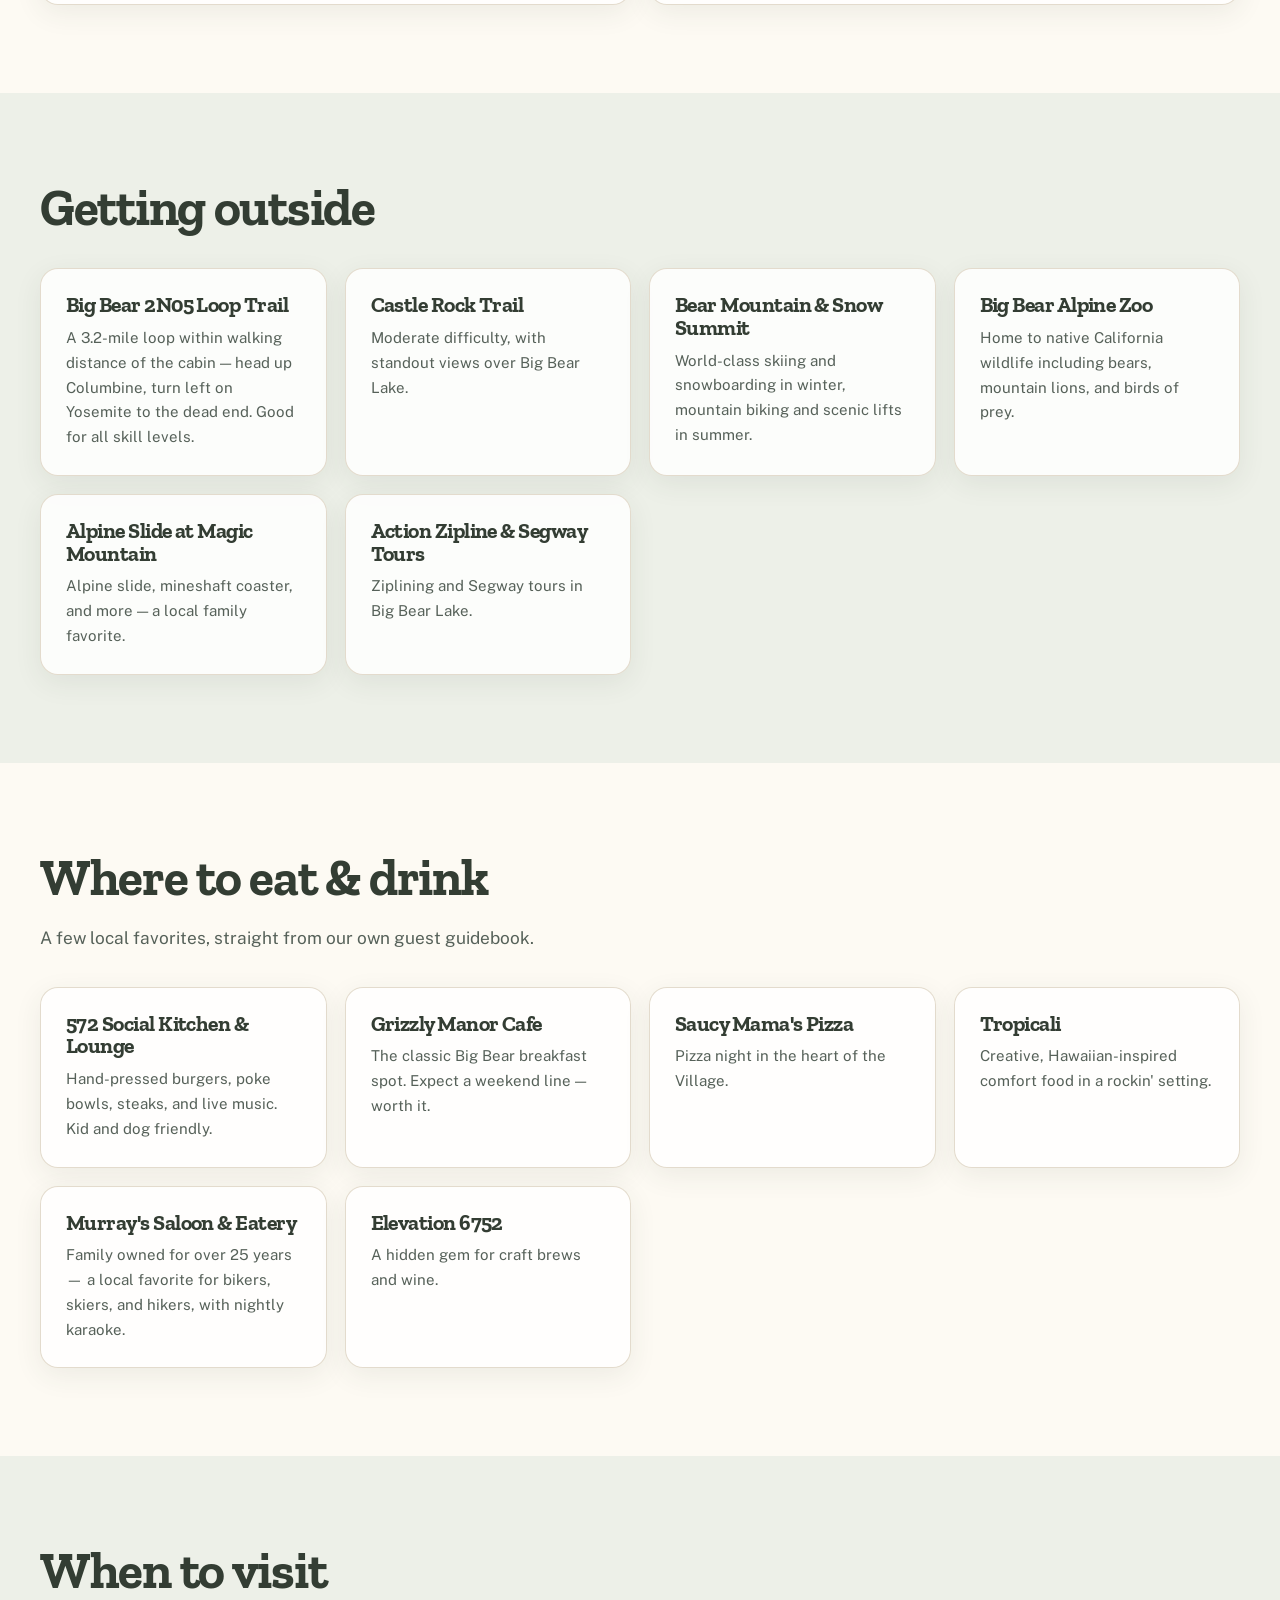
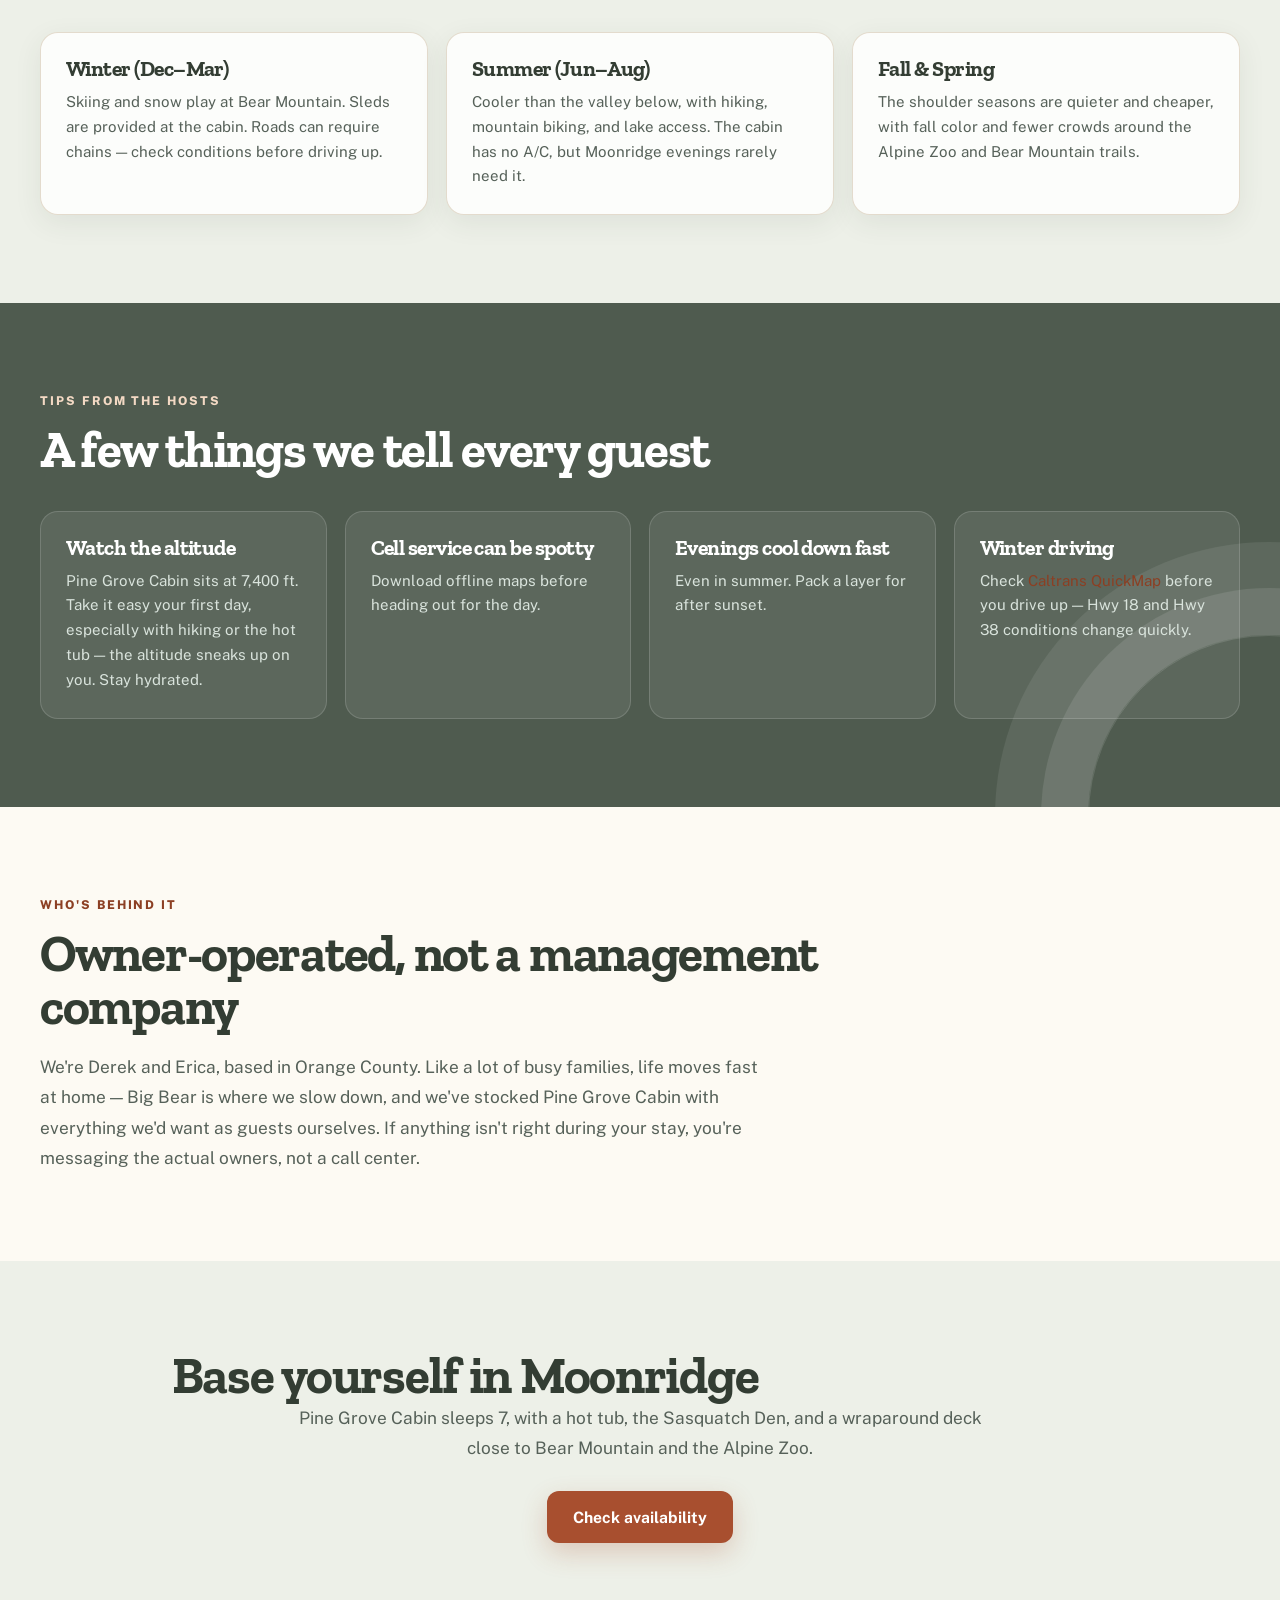
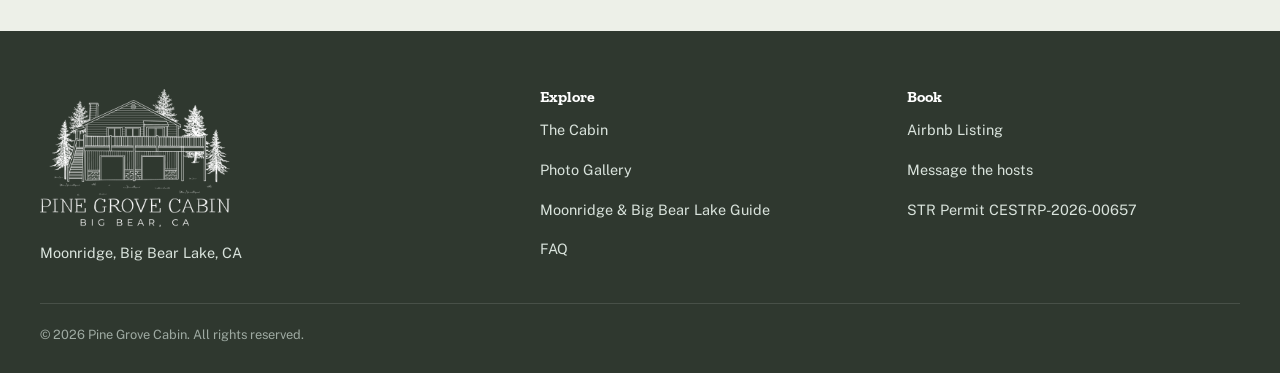
<file: guide.html>
<!DOCTYPE html>
<html lang="en">
<head>
<meta charset="UTF-8">
<meta name="viewport" content="width=device-width, initial-scale=1.0">
<title>Family Guide to Moonridge &amp; Big Bear | Pine Grove Cabin</title>
<meta name="description" content="Plan family snow days, hiking, lake time, restaurants, and year-round outdoor adventure near Pine Grove Cabin in Moonridge, Big Bear Lake.">
<link rel="canonical" href="https://pinegrovebigbear.com/guide.html">
<link rel="icon" type="image/png" href="img/favicon-32.png" sizes="32x32">
<link rel="icon" type="image/png" href="img/favicon-16.png" sizes="16x16">
<link rel="apple-touch-icon" href="img/apple-touch-icon.png">
<meta name="theme-color" content="#4F5B4F">
<meta property="og:type" content="website">
<meta property="og:site_name" content="Pine Grove Cabin">
<meta property="og:title" content="Family Guide to Moonridge &amp; Big Bear Lake | Pine Grove Cabin">
<meta property="og:description" content="Plan snow days, trails, lake time, restaurants, and year-round outdoor adventure from a quiet family base in upper Moonridge.">
<meta property="og:url" content="https://pinegrovebigbear.com/guide.html">
<meta property="og:image" content="https://pinegrovebigbear.com/img/exterior-3.webp">
<meta name="twitter:card" content="summary_large_image">
<meta name="twitter:title" content="Family Guide to Moonridge &amp; Big Bear Lake | Pine Grove Cabin">
<meta name="twitter:description" content="Plan snow days, trails, lake time, restaurants, and year-round outdoor adventure from a quiet family base in upper Moonridge.">
<meta name="twitter:image" content="https://pinegrovebigbear.com/img/exterior-3.webp">
<link rel="stylesheet" href="styles.css">
</head>
<body class="page-guide">
<a class="skip-link" href="#main-content">Skip to main content</a>

<header class="site-header">
  <div class="wrap">
    <a href="index.html" class="brand">
<span class="brand-mark-badge"><img class="brand-mark" src="img/logo-badge.png" alt="Pine Grove Cabin logo" width="54" height="54"></span>
      Pine Grove Cabin
    </a>
    <nav class="main-nav" id="primary-nav" aria-label="Primary">
      <a href="index.html">Home</a>
      <a href="cabin.html">The Cabin</a>
      <a href="gallery.html">Gallery</a>
      <a href="guide.html" class="current">Big Bear Guide</a>
      <a href="faq.html">FAQ</a>
      <a href="https://airbnb.com/h/pinegrovebigbear" class="btn-book-nav" target="_blank" rel="noopener">Book on Airbnb</a>
    </nav>
    <button class="mobile-toggle" aria-controls="primary-nav" aria-expanded="false" aria-label="Toggle navigation menu">☰</button>
  </div>
</header>

<main id="main-content">
<section class="page-intro">
  <div class="wrap">
    <span class="eyebrow">Local Guide</span>
    <h1>Family adventures in Moonridge and Big Bear Lake.</h1>
    <p class="lede">Where we'd take our own family: snow days, trails, lake time, and a few favorite meals, all near Pine Grove Cabin in upper Moonridge.</p>
  </div>
</section>

<section class="section-alt">
  <div class="wrap">
    <h2>Moonridge vs. the Village</h2>
    <p style="max-width:700px; color:var(--charcoal-soft); margin-top:12px;">Big Bear Lake covers a lot of ground, and Moonridge is its own pocket — up in the pines above the lake, closer to Bear Mountain Resort and the Alpine Zoo than to the restaurants and shops of the Village strip along the water. It's a quieter base: fewer crowds, more forest, and a short drive down to the lake or the Village when you want them. From the cabin it's about 5 minutes to Bear Mountain and the Alpine Zoo, 10 minutes to Snow Summit, and 12 minutes to the Village and Big Bear Lake.</p>
  </div>
</section>

<section>
  <div class="wrap">
    <span class="eyebrow">Plan your trip</span>
    <h2>A perfect family weekend</h2>
    <p class="lede">Not sure where to start? Here are two easy weekends built from our favorites on this page. Mix, match, and leave plenty of time for the hot tub.</p>
    <div class="card-grid itinerary">
      <div class="card">
        <h3>Winter weekend</h3>
        <p><strong>Friday evening.</strong> Arrive, settle in, and soak in the hot tub under the string lights. Check Caltrans QuickMap before you drive up.</p>
        <p><strong>Saturday.</strong> Breakfast at Grizzly Manor Cafe (expect a weekend line), then a day of skiing, snowboarding, or snow play at Bear Mountain. Warm up by the fireplace, then head to 572 Social Kitchen &amp; Lounge (kid and dog friendly) or Saucy Mama's Pizza for dinner.</p>
        <p><strong>Sunday.</strong> A slow morning with the sleds we keep at the cabin, then the Big Bear Alpine Zoo before the drive home.</p>
      </div>
      <div class="card">
        <h3>Summer weekend</h3>
        <p><strong>Friday evening.</strong> Unload, hot tub, then s'mores at the gas fire pit. Grab the s'mores station from the kitchen.</p>
        <p><strong>Saturday.</strong> The 2N05 Loop Trail is walkable from the cabin and good for all skill levels. Afternoon at the Alpine Slide at Magic Mountain, then back to fire up the BBQ for dinner on the deck.</p>
        <p><strong>Sunday.</strong> Breakfast at Grizzly Manor Cafe, a stop at Castle Rock Trail for big views over Big Bear Lake, and the Alpine Zoo on your way out.</p>
      </div>
    </div>
  </div>
</section>

<section class="section-alt">
  <div class="wrap">
    <h2>Getting outside</h2>
    <div class="card-grid">
      <div class="card">
        <h3>Big Bear 2N05 Loop Trail</h3>
        <p>A 3.2-mile loop within walking distance of the cabin — head up Columbine, turn left on Yosemite to the dead end. Good for all skill levels.</p>
      </div>
      <div class="card">
        <h3>Castle Rock Trail</h3>
        <p>Moderate difficulty, with standout views over Big Bear Lake.</p>
      </div>
      <div class="card">
        <h3>Bear Mountain &amp; Snow Summit</h3>
        <p>World-class skiing and snowboarding in winter, mountain biking and scenic lifts in summer.</p>
      </div>
      <div class="card">
        <h3>Big Bear Alpine Zoo</h3>
        <p>Home to native California wildlife including bears, mountain lions, and birds of prey.</p>
      </div>
      <div class="card">
        <h3>Alpine Slide at Magic Mountain</h3>
        <p>Alpine slide, mineshaft coaster, and more — a local family favorite.</p>
      </div>
      <div class="card">
        <h3>Action Zipline &amp; Segway Tours</h3>
        <p>Ziplining and Segway tours in Big Bear Lake.</p>
      </div>
    </div>
  </div>
</section>

<section>
  <div class="wrap">
    <h2>Where to eat &amp; drink</h2>
    <p class="lede">A few local favorites, straight from our own guest guidebook.</p>
    <div class="card-grid">
      <div class="card">
        <h3>572 Social Kitchen &amp; Lounge</h3>
        <p>Hand-pressed burgers, poke bowls, steaks, and live music. Kid and dog friendly.</p>
      </div>
      <div class="card">
        <h3>Grizzly Manor Cafe</h3>
        <p>The classic Big Bear breakfast spot. Expect a weekend line — worth it.</p>
      </div>
      <div class="card">
        <h3>Saucy Mama's Pizza</h3>
        <p>Pizza night in the heart of the Village.</p>
      </div>
      <div class="card">
        <h3>Tropicali</h3>
        <p>Creative, Hawaiian-inspired comfort food in a rockin' setting.</p>
      </div>
      <div class="card">
        <h3>Murray's Saloon &amp; Eatery</h3>
        <p>Family owned for over 25 years — a local favorite for bikers, skiers, and hikers, with nightly karaoke.</p>
      </div>
      <div class="card">
        <h3>Elevation 6752</h3>
        <p>A hidden gem for craft brews and wine.</p>
      </div>
    </div>
  </div>
</section>

<section class="section-alt">
  <div class="wrap">
    <h2>When to visit</h2>
    <div class="card-grid">
      <div class="card">
        <h3>Winter (Dec–Mar)</h3>
        <p>Skiing and snow play at Bear Mountain. Sleds are provided at the cabin. Roads can require chains — check conditions before driving up.</p>
      </div>
      <div class="card">
        <h3>Summer (Jun–Aug)</h3>
        <p>Cooler than the valley below, with hiking, mountain biking, and lake access. The cabin has no A/C, but Moonridge evenings rarely need it.</p>
      </div>
      <div class="card">
        <h3>Fall &amp; Spring</h3>
        <p>The shoulder seasons are quieter and cheaper, with fall color and fewer crowds around the Alpine Zoo and Bear Mountain trails.</p>
      </div>
    </div>
  </div>
</section>

<section class="section-dark">
  <div class="wrap">
    <span class="eyebrow">Tips from the hosts</span>
    <h2>A few things we tell every guest</h2>
    <div class="card-grid">
      <div class="card">
        <h3>Watch the altitude</h3>
        <p>Pine Grove Cabin sits at 7,400 ft. Take it easy your first day, especially with hiking or the hot tub — the altitude sneaks up on you. Stay hydrated.</p>
      </div>
      <div class="card">
        <h3>Cell service can be spotty</h3>
        <p>Download offline maps before heading out for the day.</p>
      </div>
      <div class="card">
        <h3>Evenings cool down fast</h3>
        <p>Even in summer. Pack a layer for after sunset.</p>
      </div>
      <div class="card">
        <h3>Winter driving</h3>
        <p>Check <a href="https://quickmap.dot.ca.gov/?view=34.2227%2C-116.9792%2C11&layers=full_closures%2Clane_closures%2Cspeed" target="_blank" rel="noopener">Caltrans QuickMap</a> before you drive up — Hwy 18 and Hwy 38 conditions change quickly.</p>
      </div>
    </div>
  </div>
</section>

<section id="about">
  <div class="wrap">
    <span class="eyebrow">Who's Behind It</span>
    <h2>Owner-operated, not a management company</h2>
    <p class="lede">We're Derek and Erica, based in Orange County. Like a lot of busy families, life moves fast at home — Big Bear is where we slow down, and we've stocked Pine Grove Cabin with everything we'd want as guests ourselves. If anything isn't right during your stay, you're messaging the actual owners, not a call center.</p>
  </div>
</section>

<section style="text-align:center;" class="section-alt">
  <div class="wrap">
    <h2>Base yourself in Moonridge</h2>
    <p class="lede" style="margin:0 auto 28px;">Pine Grove Cabin sleeps 7, with a hot tub, the Sasquatch Den, and a wraparound deck close to Bear Mountain and the Alpine Zoo.</p>
    <a href="https://airbnb.com/h/pinegrovebigbear" class="btn btn-primary" target="_blank" rel="noopener">Check availability</a>
  </div>
</section>

</main>

<footer>
  <div class="wrap">
    <div>
      <img class="footer-logo" src="img/logo-stacked-white.png" alt="Pine Grove Cabin" width="520" height="378" loading="lazy">
      <p>Moonridge, Big Bear Lake, CA</p>
    </div>
    <div>
      <h4>Explore</h4>
      <p><a href="cabin.html">The Cabin</a></p>
      <p><a href="gallery.html">Photo Gallery</a></p>
      <p><a href="guide.html">Moonridge &amp; Big Bear Lake Guide</a></p>
      <p><a href="faq.html">FAQ</a></p>
    </div>
    <div>
      <h4>Book</h4>
      <p><a href="https://airbnb.com/h/pinegrovebigbear" target="_blank" rel="noopener">Airbnb Listing</a></p>
      <p><a href="https://airbnb.com/h/pinegrovebigbear" target="_blank" rel="noopener">Message the hosts</a></p>
      <p>STR Permit CESTRP-2026-00657</p>
    </div>
  </div>
  <div class="wrap footer-bottom">© 2026 Pine Grove Cabin. All rights reserved.</div>
</footer>

<script type="application/ld+json">
{
  "@context": "https://schema.org",
  "@type": "Article",
  "headline": "Family Guide to Moonridge and Big Bear Lake",
  "author": { "@type": "Organization", "name": "Pine Grove Cabin" },
  "about": "Moonridge and Big Bear Lake, California travel guide",
  "url": "https://pinegrovebigbear.com/guide.html"
}
</script>

<script src="js/nav.js"></script>
</body>
</html>
</file>
<file: styles.css>
/* Pine Grove Cabin — photo-first family mountain design */
@import url('https://fonts.googleapis.com/css2?family=Zilla+Slab:wght@500;600;700&family=Public+Sans:wght@400;500;600;700&display=swap');

:root {
  /* Palette follows the 2026 logo: sage, cream, peach. Variable names kept from the original build. */
  --pine-deep: #333d33;      /* headings, nav, text on cream (sage, deep) */
  --pine-mid: #4f5b4f;       /* logo sage: labels, dark sections */
  --pine-soft: #e2e7de;
  --pine-pale: #edf0e8;      /* alternate section background */
  --terracotta: #a84f2f;     /* buttons (white text 5.5:1) */
  --terracotta-dark: #8c3f23;/* links, eyebrows, button hover */
  --amber: #cf9774;          /* logo peach: decoration and tags only, never body text */
  --parchment: #fdfaf3;      /* logo cream */
  --parchment-deep: #f3ecdf;
  --charcoal: #223029;
  --charcoal-soft: #566159;
  --line: #e0d8c8;
  --white: #fff;
  --shadow: 0 18px 50px rgba(51, 61, 51, 0.10);
  --shadow-soft: 0 8px 28px rgba(51, 61, 51, 0.08);
  --font-display: 'Zilla Slab', Georgia, serif;
  --font-body: 'Public Sans', -apple-system, BlinkMacSystemFont, sans-serif;
  --max-w: 1200px;
  --radius: 18px;
}

* { box-sizing: border-box; margin: 0; padding: 0; }
html { scroll-behavior: smooth; }
body {
  font-family: var(--font-body);
  color: var(--charcoal);
  background: var(--parchment);
  line-height: 1.65;
  -webkit-font-smoothing: antialiased;
}

h1, h2, h3, h4 {
  font-family: var(--font-display);
  color: var(--pine-deep);
  font-weight: 700;
  line-height: 1.05;
  letter-spacing: -0.025em;
}
h1 { font-size: clamp(3rem, 6vw, 5.6rem); }
h2 { font-size: clamp(2.15rem, 4vw, 3.45rem); max-width: 850px; }
h3 { font-size: 1.35rem; }
p + p { margin-top: 1rem; }
a { color: var(--terracotta-dark); text-decoration: none; }
a:hover { text-decoration: underline; }
a:focus-visible, button:focus-visible { outline: 3px solid var(--terracotta-dark); outline-offset: 3px; }
.section-dark a:focus-visible, footer a:focus-visible, .hero a:focus-visible { outline-color: var(--amber); }
img { display: block; max-width: 100%; }

.skip-link {
  position: fixed; left: 16px; top: -60px; z-index: 100;
  background: var(--white); color: var(--pine-deep); padding: 12px 16px; border-radius: 8px;
}
.skip-link:focus { top: 16px; }
.wrap { width: min(100% - 48px, var(--max-w)); margin-inline: auto; }

/* Header */
.site-header {
  position: sticky; top: 0; z-index: 50;
  padding: 12px 0;
  background: rgba(253, 250, 243, 0.94);
  border-bottom: 1px solid rgba(224, 216, 200, 0.85);
  backdrop-filter: blur(16px);
}
.site-header .wrap { display: flex; align-items: center; justify-content: space-between; gap: 24px; }
.brand { display: inline-flex; align-items: center; gap: 11px; color: var(--pine-deep); font: 700 1.35rem var(--font-display); }
.brand:hover { text-decoration: none; }
.brand-mark-badge { width: 54px; height: 54px; flex: 0 0 auto; display: grid; place-items: center; }
.brand-mark { width: 54px; height: 54px; object-fit: contain; }
nav.main-nav { display: flex; align-items: center; gap: clamp(14px, 2vw, 28px); }
nav.main-nav a { color: var(--pine-deep); font-size: 0.9rem; font-weight: 600; }
nav.main-nav a:hover { color: var(--terracotta-dark); text-decoration: none; }
nav.main-nav a.current { color: var(--terracotta-dark); }
.btn-book-nav {
  background: var(--terracotta); color: var(--white) !important;
  padding: 12px 18px; border-radius: 11px; box-shadow: 0 7px 18px rgba(168, 79, 47, .2);
}
.btn-book-nav:hover { background: var(--terracotta-dark); }
.mobile-toggle { display: none; border: 0; background: transparent; color: var(--pine-deep); font-size: 1.65rem; cursor: pointer; }

/* Buttons */
.btn {
  display: inline-flex; align-items: center; justify-content: center; min-height: 52px;
  padding: 13px 24px; border: 2px solid transparent; border-radius: 12px;
  font: 700 0.98rem var(--font-body); cursor: pointer; transition: transform .2s ease, background .2s ease;
}
.btn:hover { transform: translateY(-2px); text-decoration: none; }
.btn-primary { background: var(--terracotta); color: var(--white); box-shadow: 0 10px 26px rgba(168, 79, 47, .24); }
.btn-primary:hover { background: var(--terracotta-dark); }
.btn-outline { border-color: var(--pine-deep); color: var(--pine-deep); background: transparent; }
.btn-outline:hover { background: var(--pine-deep); color: var(--white); }

/* Home hero */
.hero {
  width: min(calc(100% - 36px), 1480px);
  min-height: min(760px, calc(100vh - 96px));
  margin: 18px auto 0; padding: 76px 0 62px;
  position: relative; overflow: hidden; display: flex; align-items: end;
  border-radius: 28px; background: var(--pine-deep); color: var(--white);
  box-shadow: var(--shadow);
}
.hero-photo { position: absolute; inset: 0; width: 100%; height: 100%; object-fit: cover; }
.hero-gradient {
  position: absolute; inset: 0; z-index: 1;
  background: linear-gradient(90deg, rgba(38, 47, 39, .92) 0%, rgba(40, 50, 41, .7) 48%, rgba(42, 52, 43, .12) 100%);
}
.hero-topo { display: none; }
.hero .wrap { position: relative; z-index: 2; }
.hero-content { max-width: 820px; }
.hero-eyebrow, .eyebrow {
  display: block; margin-bottom: 12px; color: var(--terracotta-dark);
  font-size: .76rem; font-weight: 800; letter-spacing: .16em; text-transform: uppercase;
}
.hero-eyebrow { display: inline-block; color: #1f2620; background: var(--amber); padding: 8px 13px; border-radius: 999px; }
.hero h1 { color: var(--white); max-width: 920px; margin: 20px 0 24px; text-wrap: balance; }
.hero p.lede { color: #f2f3ed; max-width: 700px; font-size: clamp(1.05rem, 1.6vw, 1.25rem); }
.hero-cta-row { display: flex; flex-wrap: wrap; gap: 14px; margin-top: 30px; }
.hero .btn-outline { color: var(--white); border-color: rgba(255,255,255,.8); background: rgba(38, 47, 39, .3); }
.hero .btn-outline:hover { background: var(--white); color: var(--pine-deep); }
.hero-pin-label {
  display: inline-flex; align-items: center; gap: 9px; margin-top: 26px;
  padding: 10px 14px; border: 1px solid rgba(255,255,255,.22); border-radius: 999px;
  background: rgba(38, 47, 39, .58); color: var(--white); font-size: .86rem;
  backdrop-filter: blur(8px);
}
.hero-facts {
  display: grid; grid-template-columns: repeat(4, minmax(92px, 1fr)); gap: 10px;
  max-width: 620px; margin-top: 26px;
}
.hero-fact { padding: 13px 15px; border-radius: 13px; background: rgba(253,250,243,.94); color: var(--pine-deep); }
.hero-fact strong { display: block; font: 700 1.55rem var(--font-display); line-height: 1; }
.hero-fact span { font-size: .73rem; font-weight: 700; text-transform: uppercase; letter-spacing: .05em; }

/* Secondary page mastheads */
.page-intro {
  position: relative; overflow: hidden; padding: 92px 0 76px !important;
  background: var(--parchment);
}
.page-intro::after {
  content: ''; position: absolute; width: 420px; height: 420px; right: -130px; top: -210px;
  border: 1px solid var(--line); border-radius: 50%; box-shadow: 0 0 0 42px transparent, 0 0 0 43px var(--line), 0 0 0 84px transparent, 0 0 0 85px var(--line);
  opacity: .65; pointer-events: none;
}
.page-intro .wrap { position: relative; z-index: 1; }
.page-intro h1 { max-width: 950px; margin: 12px 0 22px; text-wrap: balance; }
.page-intro .lede { font-size: 1.18rem; }

/* Sections and content */
section { padding: 88px 0; }
.section-tight { padding: 54px 0; }
.section-alt { background: var(--pine-pale); }
.section-dark { background: var(--pine-mid); color: #dfe9df; position: relative; overflow: hidden; }
.section-dark::after {
  content: ''; position: absolute; width: 360px; height: 360px; right: -170px; bottom: -190px;
  border: 1px solid rgba(255,255,255,.12); border-radius: 50%; box-shadow: 0 0 0 46px transparent, 0 0 0 47px rgba(255,255,255,.1), 0 0 0 92px transparent, 0 0 0 93px rgba(255,255,255,.08);
}
.section-dark h2, .section-dark h3 { color: var(--white); }
.section-dark .eyebrow { color: #f3d9c4; }
.section-dark .wrap { position: relative; z-index: 1; }
.lede { max-width: 720px; margin-top: 18px; color: var(--charcoal-soft); font-size: 1.08rem; line-height: 1.75; }
.section-dark .lede { color: #d9e3dc !important; }
.contour-rule { display: none; }

.home-overview .wrap { display: grid; grid-template-columns: .85fr 1.15fr; gap: clamp(40px, 7vw, 90px); align-items: start; }
.home-overview .overview-copy { position: sticky; top: 110px; }
.home-overview .overview-content .photo-block { margin-top: 0; }
.home-overview .overview-content .photo-block img { width: 100%; aspect-ratio: 1.54 / 1; object-fit: cover; }
.home-overview .chip-row { margin-bottom: 30px; }
.feature-heading { max-width: 760px; }

.card-grid { display: grid; grid-template-columns: repeat(auto-fit, minmax(230px, 1fr)); gap: 18px; margin-top: 34px; }
.card {
  background: rgba(255,255,255,.82); border: 1px solid rgba(224,216,200,.9); border-radius: var(--radius);
  padding: 25px; box-shadow: var(--shadow-soft);
}
.card h3 { margin-bottom: 9px; }
a.card-link { display: block; color: inherit; text-decoration: none; transition: transform .2s ease, border-color .2s ease, box-shadow .2s ease; }
a.card-link:hover { transform: translateY(-3px); border-color: var(--pine-mid); text-decoration: none; }
.card-link-cta { display: inline-block; margin-top: 12px; color: var(--pine-mid); font-size: .85rem; font-weight: 600; letter-spacing: .02em; }
a.card-link:hover .card-link-cta { text-decoration: underline; }
.jump-target, section[id] { scroll-margin-top: 84px; }
.card p { color: var(--charcoal-soft); font-size: .94rem; }
.drive-times { grid-template-columns: repeat(3, 1fr); margin-bottom: 8px; }
.drive-times .card h3 { margin-bottom: 4px; font-size: clamp(1.8rem, 3.4vw, 2.4rem); }
.itinerary .card p { margin-top: 12px; }
.itinerary .card strong { color: var(--pine-deep); }
.section-dark .card { background: rgba(255,255,255,.08); border-color: rgba(255,255,255,.15); box-shadow: none; }
.section-dark .card p { color: #d9e3dc; }

.chip-row { display: flex; flex-wrap: wrap; gap: 9px; margin-top: 25px; }
.chip {
  padding: 9px 14px; border: 1px solid var(--line); border-radius: 999px;
  background: var(--white); color: var(--pine-deep); font-size: .84rem; font-weight: 600;
}

.feature-split { display: grid; grid-template-columns: .9fr 1.1fr; align-items: center; gap: clamp(36px, 7vw, 84px); }
.feature-split .photo-grid-2 { margin-top: 0; }
.feature-copy .card-grid { grid-template-columns: 1fr 1fr; }

.quick-answers { background: var(--parchment-deep); }
.answer-grid { display: grid; grid-template-columns: repeat(3, 1fr); gap: 16px; margin-top: 34px; }
.answer-card { background: var(--parchment); border-top: 4px solid var(--pine-mid); padding: 24px; border-radius: 0 0 15px 15px; }
.answer-card h3 { margin-bottom: 10px; font-size: 1.2rem; }
.answer-card p { color: var(--charcoal-soft); font-size: .93rem; }

.booking-band { text-align: left; }
.booking-band .wrap { display: flex; align-items: center; justify-content: space-between; gap: 38px; }
.booking-band .lede { margin-bottom: 0 !important; }
.booking-band .booking-actions { flex: 0 0 auto; text-align: center; }

/* Photos */
.photo-block { margin-top: 34px; overflow: hidden; border-radius: 20px; background: var(--white); box-shadow: var(--shadow-soft); }
.photo-block img { width: 100%; height: auto; }
.photo-caption { padding: 12px 16px; border-top: 1px solid var(--line); color: var(--charcoal-soft); font-size: .83rem; }
.photo-grid-2 { display: grid; grid-template-columns: 1fr 1fr; gap: 18px; margin-top: 34px; }
.photo-grid-2 .photo-block, .photo-grid-mini .photo-block { margin-top: 0; }
.photo-grid-mini { display: grid; grid-template-columns: repeat(auto-fit, minmax(230px, 1fr)); gap: 16px; margin-top: 30px; align-items: start; }
.photo-grid-mini img { width: 100%; aspect-ratio: 4 / 3; object-fit: cover; transition: transform .35s ease; }
.photo-grid-mini .photo-block:hover img { transform: scale(1.025); }
.photo-grid-mini.grid-2x2 { grid-template-columns: repeat(2, 1fr); }
.photo-grid-mini.grid-3 { grid-template-columns: repeat(3, 1fr); }
.page-gallery .photo-grid-mini { grid-template-columns: repeat(12, 1fr); }
.page-gallery .photo-grid-mini .photo-block { grid-column: span 4; }
.page-gallery .photo-grid-mini .photo-block { align-self: start; background: transparent; }
.gallery-label { font: 700 1.25rem var(--font-display); color: var(--pine-deep); letter-spacing: -.01em; }
.gallery-label-spaced { margin-top: 46px; }

/* FAQ */
.faq-item { margin-bottom: 12px; padding: 24px 26px; border: 1px solid var(--line); border-radius: 15px; background: rgba(255,255,255,.68); }
.faq-item h3 { margin-bottom: 8px; font-size: 1.14rem; }
.faq-item p { color: var(--charcoal-soft); }
.faq-group-title { margin: 46px 0 18px; font-size: clamp(1.5rem, 3vw, 1.9rem); scroll-margin-top: 90px; }
.faq-group-title:first-child { margin-top: 0; }
section[id="house-rules"] { scroll-margin-top: 84px; }

/* Footer */
footer { padding: 58px 0 28px; background: #2f382f; color: #d9e3dc; font-size: .9rem; }
footer .wrap { display: grid; grid-template-columns: 1.4fr 1fr 1fr; gap: 34px; }
.footer-logo { width: 190px; height: auto; margin-bottom: 14px; }
footer h4 { margin-bottom: 12px; color: var(--white); font-size: 1rem; letter-spacing: 0; }
footer a { color: #d9e3dc; }
footer a:hover { color: var(--amber); }
.footer-bottom { margin-top: 38px; padding-top: 20px; border-top: 1px solid rgba(255,255,255,.12); color: #9eaaa2; font-size: .8rem; }
.permit-badge { display: inline-block; padding: 8px 13px; border: 1px solid var(--line); border-radius: 999px; background: var(--white); color: var(--charcoal-soft); font-size: .78rem; }

@media (max-width: 980px) {
  nav.main-nav { gap: 14px; }
  nav.main-nav a { font-size: .8rem; }
  .home-overview .wrap, .feature-split { grid-template-columns: 1fr; }
  .home-overview .overview-copy { position: static; }
  .answer-grid { grid-template-columns: 1fr 1fr; }
}

@media (max-width: 760px) {
  .wrap { width: min(100% - 38px, var(--max-w)); }
  .site-header { padding: 9px 0; }
  .brand { font-size: 1.15rem; }
  .brand-mark-badge { width: 40px; height: 40px; }
  .brand-mark { width: 30px; height: 30px; }
  nav.main-nav {
    display: none; position: absolute; top: 100%; left: 0; right: 0;
    flex-direction: column; align-items: stretch; gap: 0; padding: 10px 20px 22px;
    background: rgba(253,250,243,.98); border-bottom: 1px solid var(--line); box-shadow: var(--shadow-soft);
  }
  nav.main-nav.is-open { display: flex; }
  nav.main-nav a { width: 100%; padding: 12px 4px; font-size: .95rem; }
  nav.main-nav .btn-book-nav { width: 100%; margin-top: 9px; text-align: center; }
  .mobile-toggle { display: block; }

  h1 { font-size: clamp(2.7rem, 13vw, 4.2rem); }
  h2 { font-size: clamp(2rem, 10vw, 2.9rem); }
  section { padding: 66px 0; }
  .section-tight { padding: 46px 0; }

  .hero {
    width: calc(100% - 20px); min-height: 760px; margin-top: 10px; padding: 54px 0 38px;
    border-radius: 22px; align-items: end;
  }
  .hero-gradient { background: linear-gradient(0deg, rgba(38,47,39,.92) 0%, rgba(38,47,39,.62) 55%, rgba(38,47,39,.04) 100%); }
  .hero h1 { font-size: clamp(2.75rem, 12vw, 4rem); }
  .hero p.lede { font-size: 1rem; line-height: 1.65; }
  .hero-cta-row { flex-direction: column; }
  .hero-cta-row .btn { width: 100%; }
  .hero-facts { grid-template-columns: repeat(4, 1fr); gap: 8px; }
  .hero-fact { padding: 11px 8px; text-align: center; }
  .hero-fact span { font-size: .62rem; letter-spacing: .03em; }
  .hero-pin-label { display: none; }

  .page-intro { padding: 70px 0 58px !important; }
  .page-intro::after { width: 260px; height: 260px; }
  .page-intro .lede { font-size: 1.05rem; }

  .feature-copy .card-grid, .answer-grid { grid-template-columns: 1fr; }
  .drive-times { grid-template-columns: 1fr; }
  .booking-band .wrap { align-items: stretch; flex-direction: column; }
  .booking-band .booking-actions .btn { width: 100%; }
  .photo-grid-2 { grid-template-columns: 1fr; }
  .page-gallery .photo-grid-mini { grid-template-columns: 1fr 1fr; }
  .photo-grid-mini.grid-3 { grid-template-columns: 1fr 1fr; }
  .page-gallery .photo-grid-mini .photo-block { grid-column: auto; }
  footer .wrap { grid-template-columns: 1fr; gap: 26px; }
}

@media (max-width: 430px) {
  .photo-grid-mini.grid-2x2 { grid-template-columns: 1fr; }
  .photo-grid-mini.grid-3 { grid-template-columns: 1fr; }
  .page-gallery .photo-grid-mini { grid-template-columns: 1fr; }
}

/* Gallery jump links, lightbox, sticky booking bar */
.jump-row { display: flex; flex-wrap: wrap; gap: 9px; margin-top: 26px; }
.jump-chip {
  padding: 9px 15px; border: 1px solid var(--line); border-radius: 999px;
  background: var(--white); color: var(--pine-deep); font-size: .86rem; font-weight: 600;
  transition: background .2s ease, color .2s ease, border-color .2s ease;
}
.jump-chip:hover { background: var(--pine-deep); color: var(--white); border-color: var(--pine-deep); text-decoration: none; }
.gallery-label { scroll-margin-top: 90px; }
.page-gallery .photo-block img, .page-cabin .photo-block img { cursor: zoom-in; }

.lightbox {
  position: fixed; inset: 0; z-index: 100; display: flex; align-items: center; justify-content: center;
  padding: 24px 64px; background: rgba(26, 32, 27, .93);
}
.lightbox[hidden] { display: none; }
.lightbox figure { margin: 0; max-width: min(1200px, 100%); text-align: center; }
.lightbox img { max-width: 100%; max-height: calc(100vh - 130px); border-radius: 12px; }
.lightbox figcaption { margin-top: 12px; color: #e8ede9; font-size: .9rem; line-height: 1.45; }
.lightbox button {
  position: absolute; border: 0; border-radius: 999px; background: rgba(255,255,255,.14); color: var(--white);
  width: 46px; height: 46px; font-size: 1.8rem; line-height: 1; cursor: pointer;
}
.lightbox button:hover { background: rgba(255,255,255,.28); }
.lb-close { top: 16px; right: 16px; }
.lb-prev { left: 12px; top: 50%; transform: translateY(-50%); }
.lb-next { right: 12px; top: 50%; transform: translateY(-50%); }
body.lb-open { overflow: hidden; }

.book-bar { display: none; }
@media (max-width: 760px) {
  .lightbox { padding: 64px 12px 24px; }
  .lb-prev, .lb-next { top: auto; bottom: 14px; transform: none; }
  .lb-prev { left: 14px; }
  .lb-next { right: 14px; }
  .book-bar {
    display: block; position: fixed; left: 14px; right: 14px; bottom: 14px; z-index: 60;
    padding: 15px 18px; border-radius: 999px; background: var(--terracotta); color: var(--white);
    font-weight: 700; text-align: center; box-shadow: 0 12px 30px rgba(51, 61, 51, .28);
    transform: translateY(160%); transition: transform .3s ease;
  }
  .book-bar:hover { background: var(--terracotta-dark); text-decoration: none; }
  .book-bar.is-visible { transform: none; }
  body { padding-bottom: 76px; }
  body.lb-open .book-bar { display: none; }
}

@media (prefers-reduced-motion: reduce) {
  html { scroll-behavior: auto; }
  *, *::before, *::after { transition: none !important; }
}
</file>
